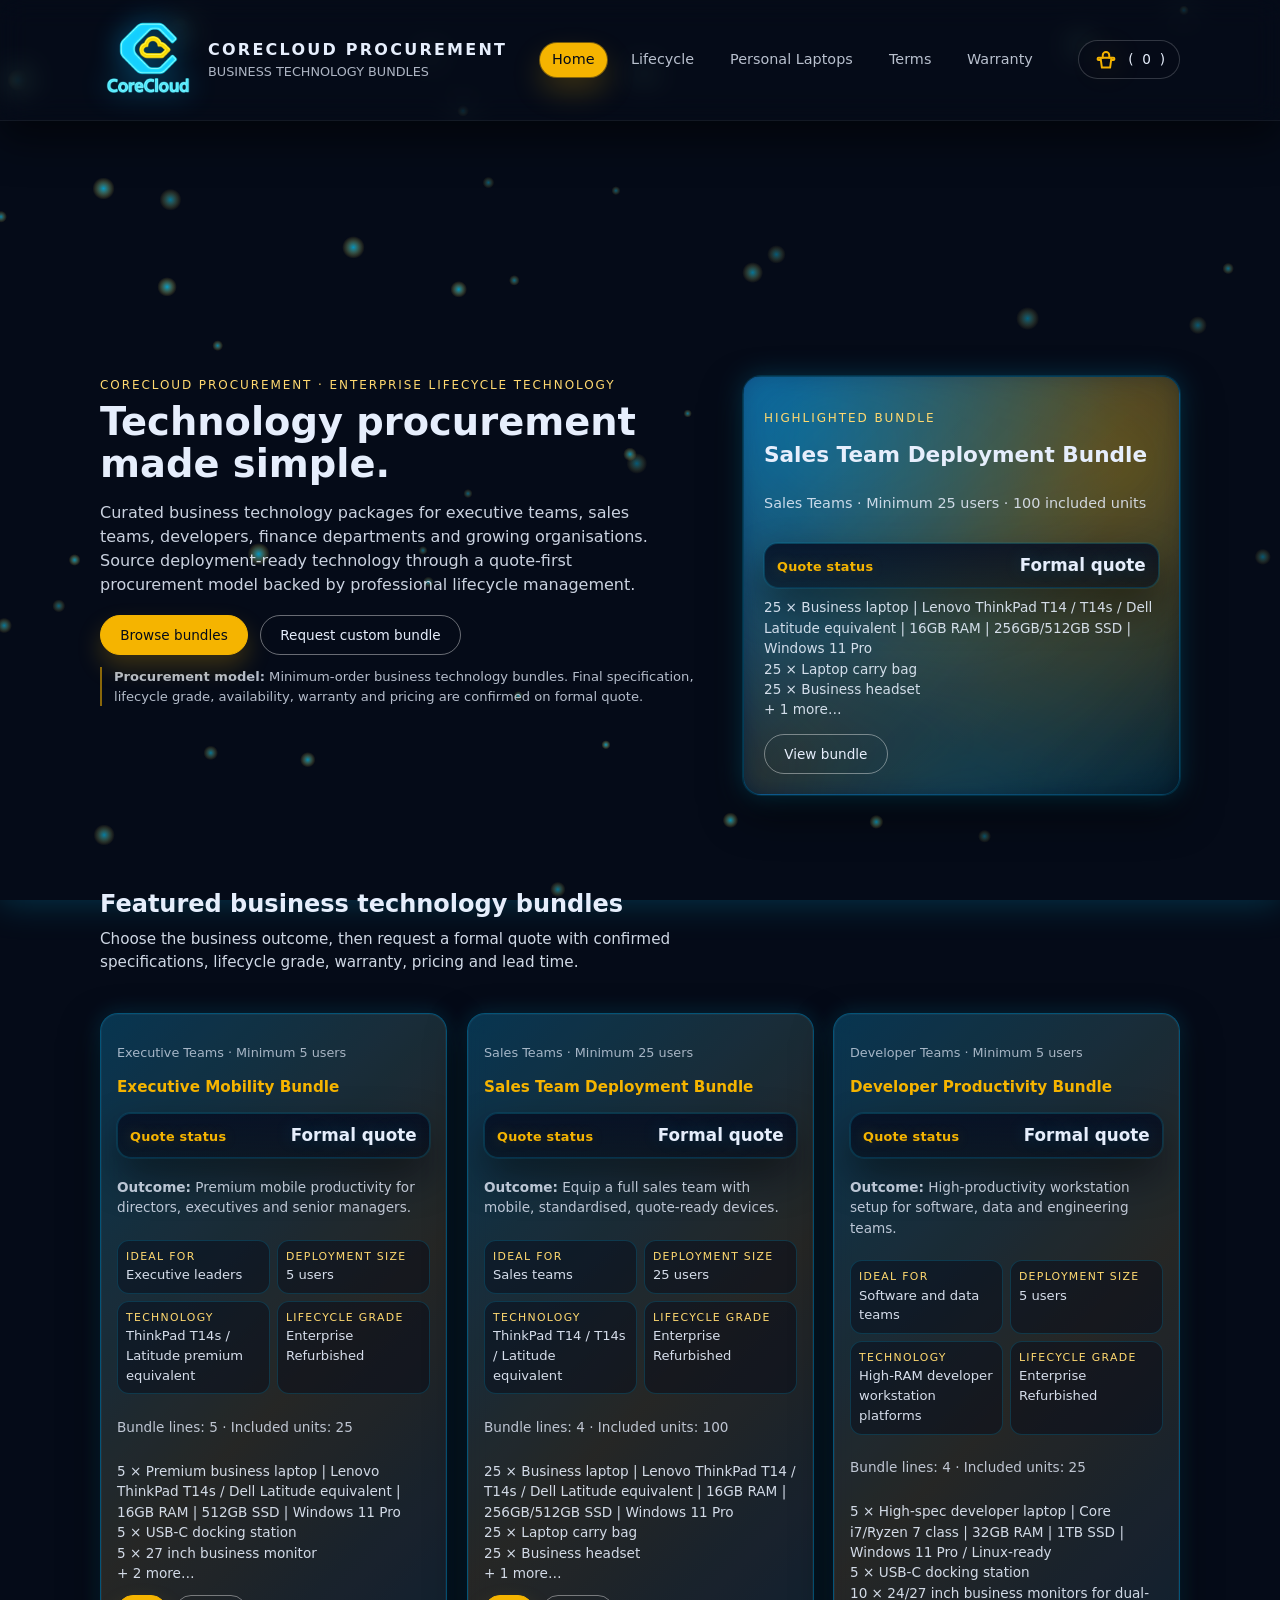
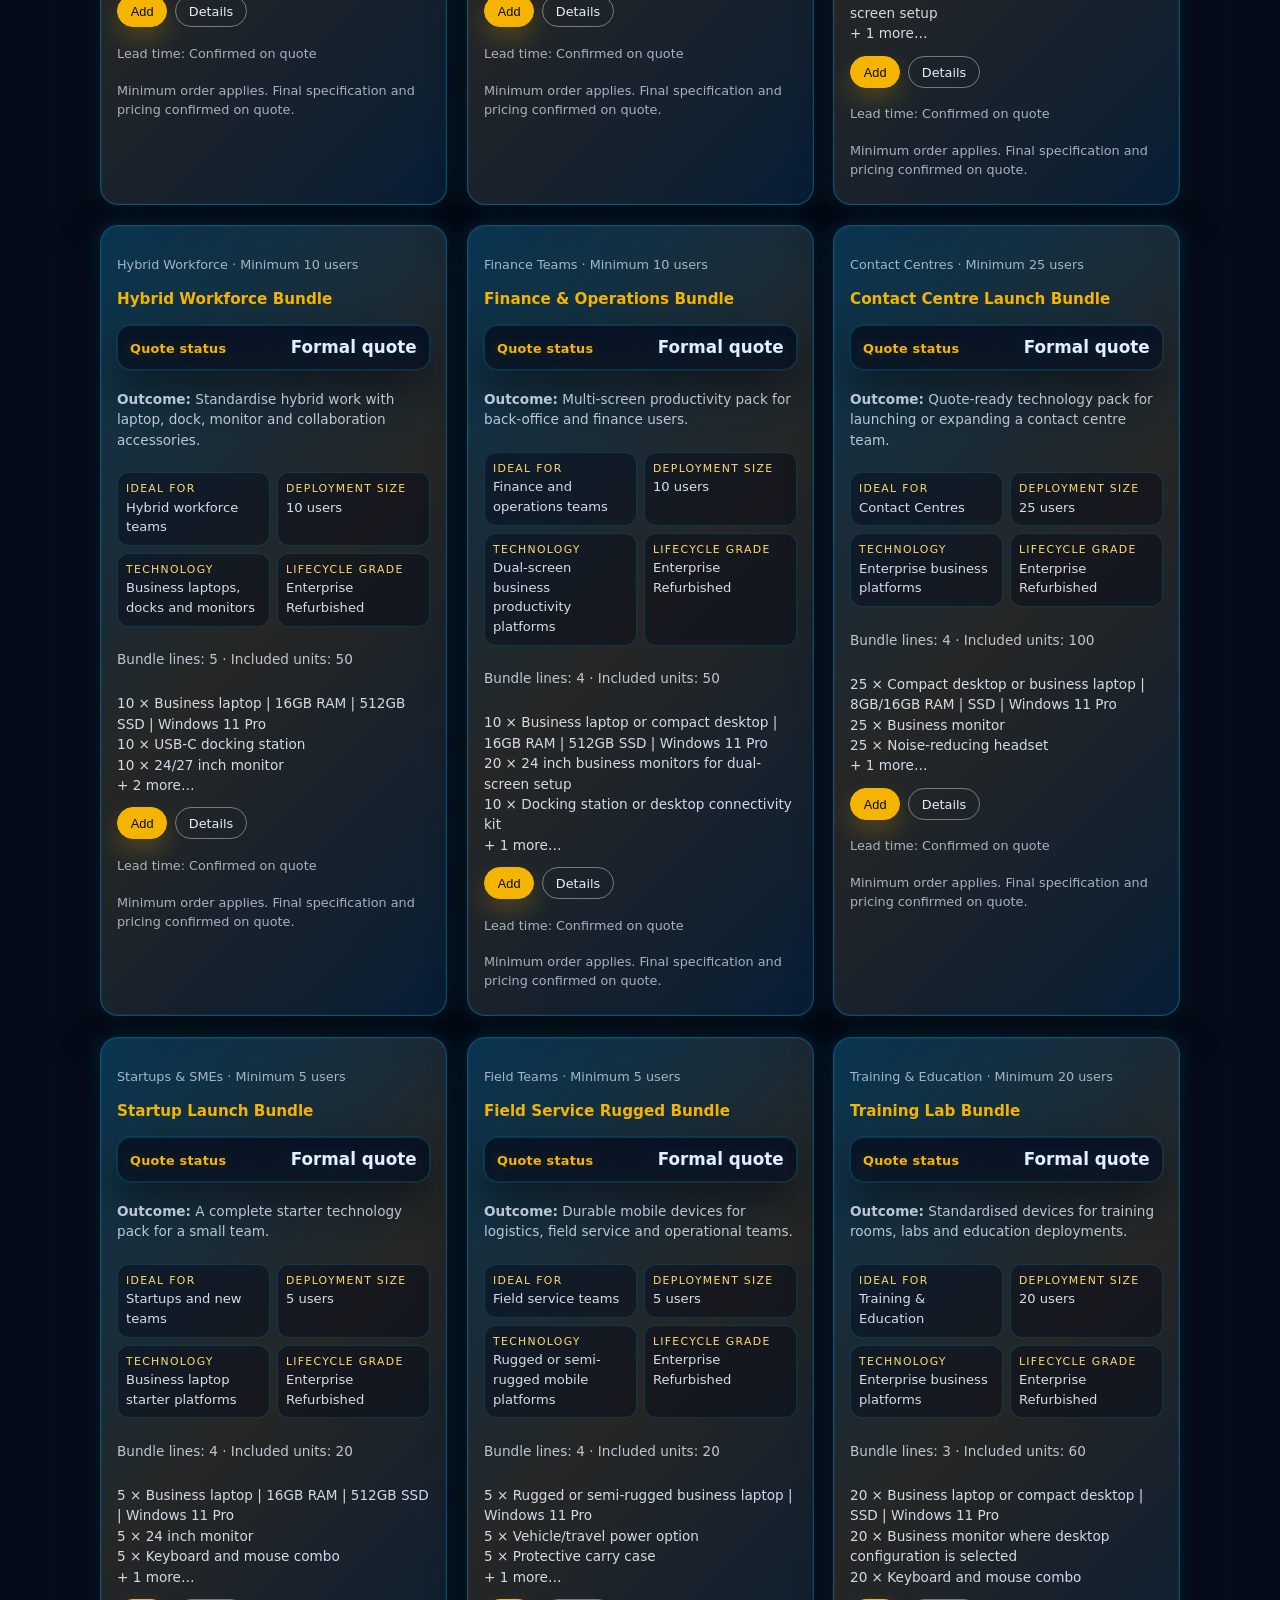
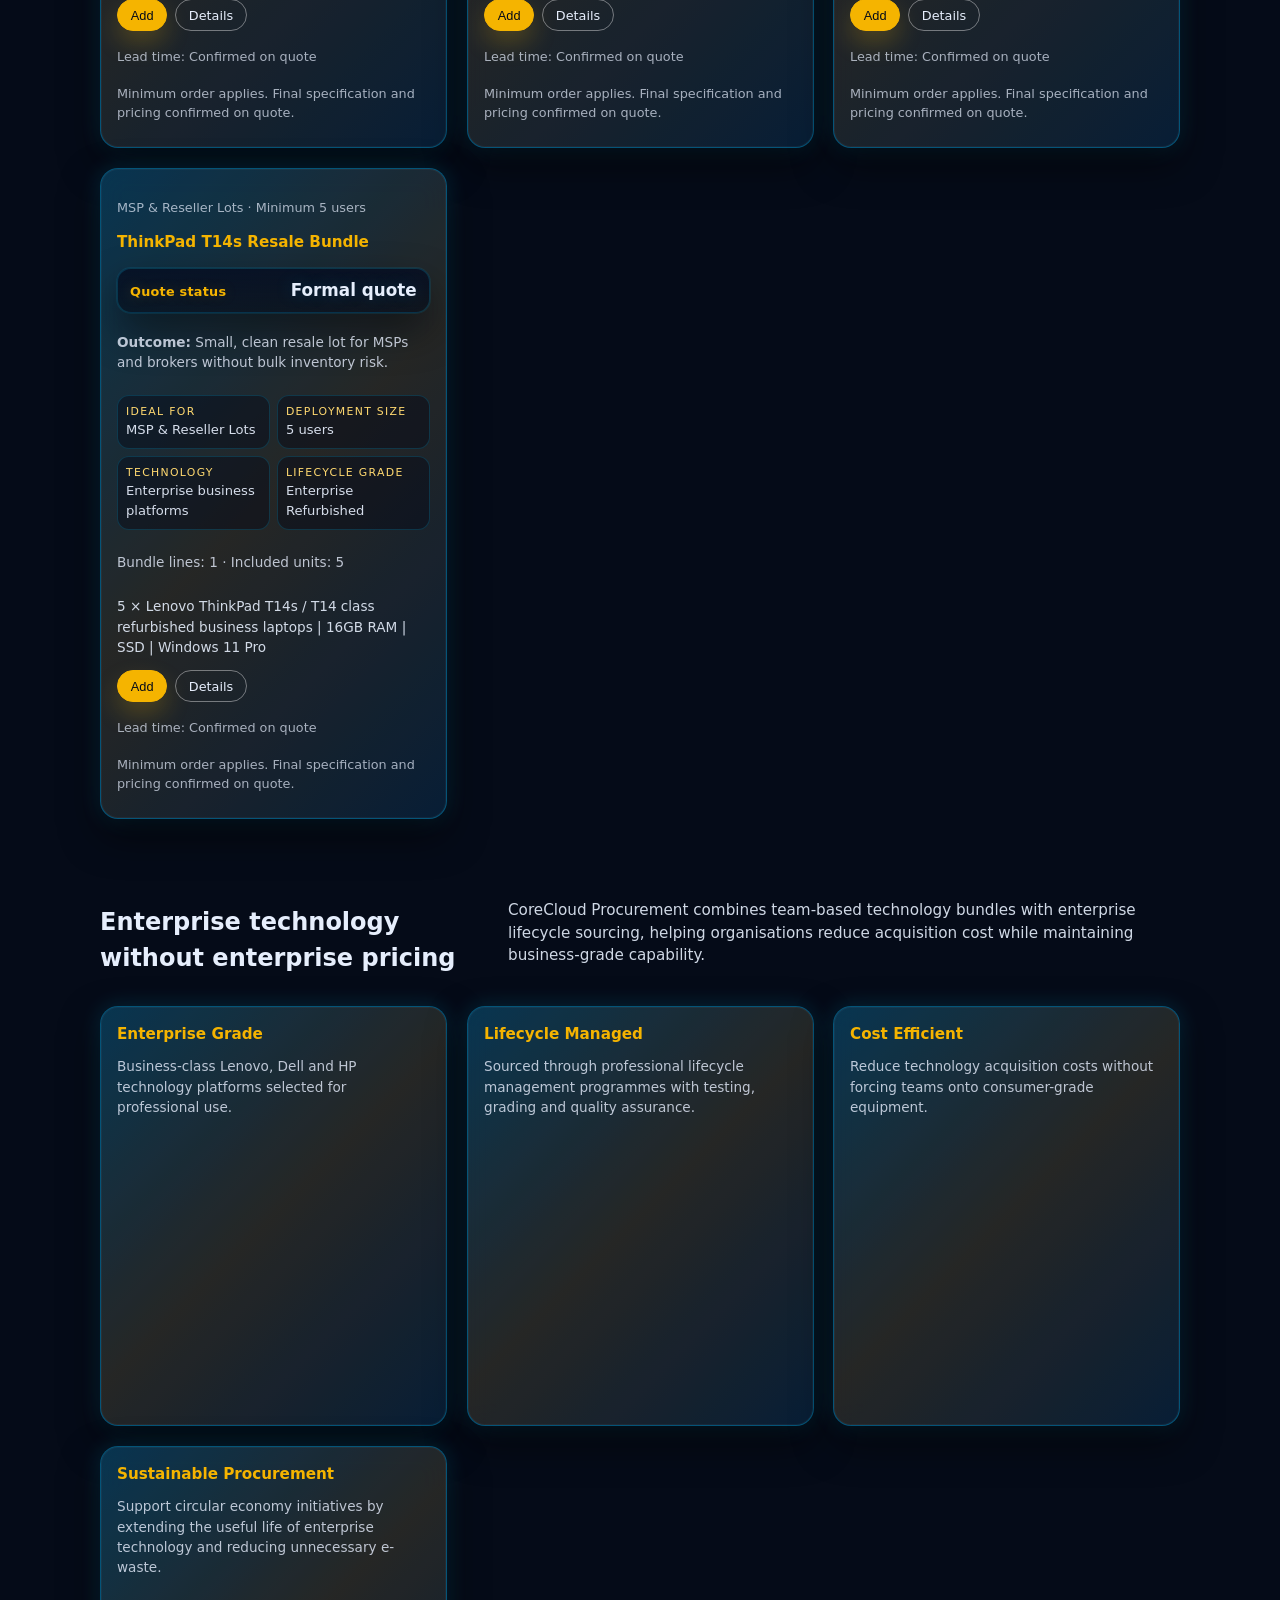
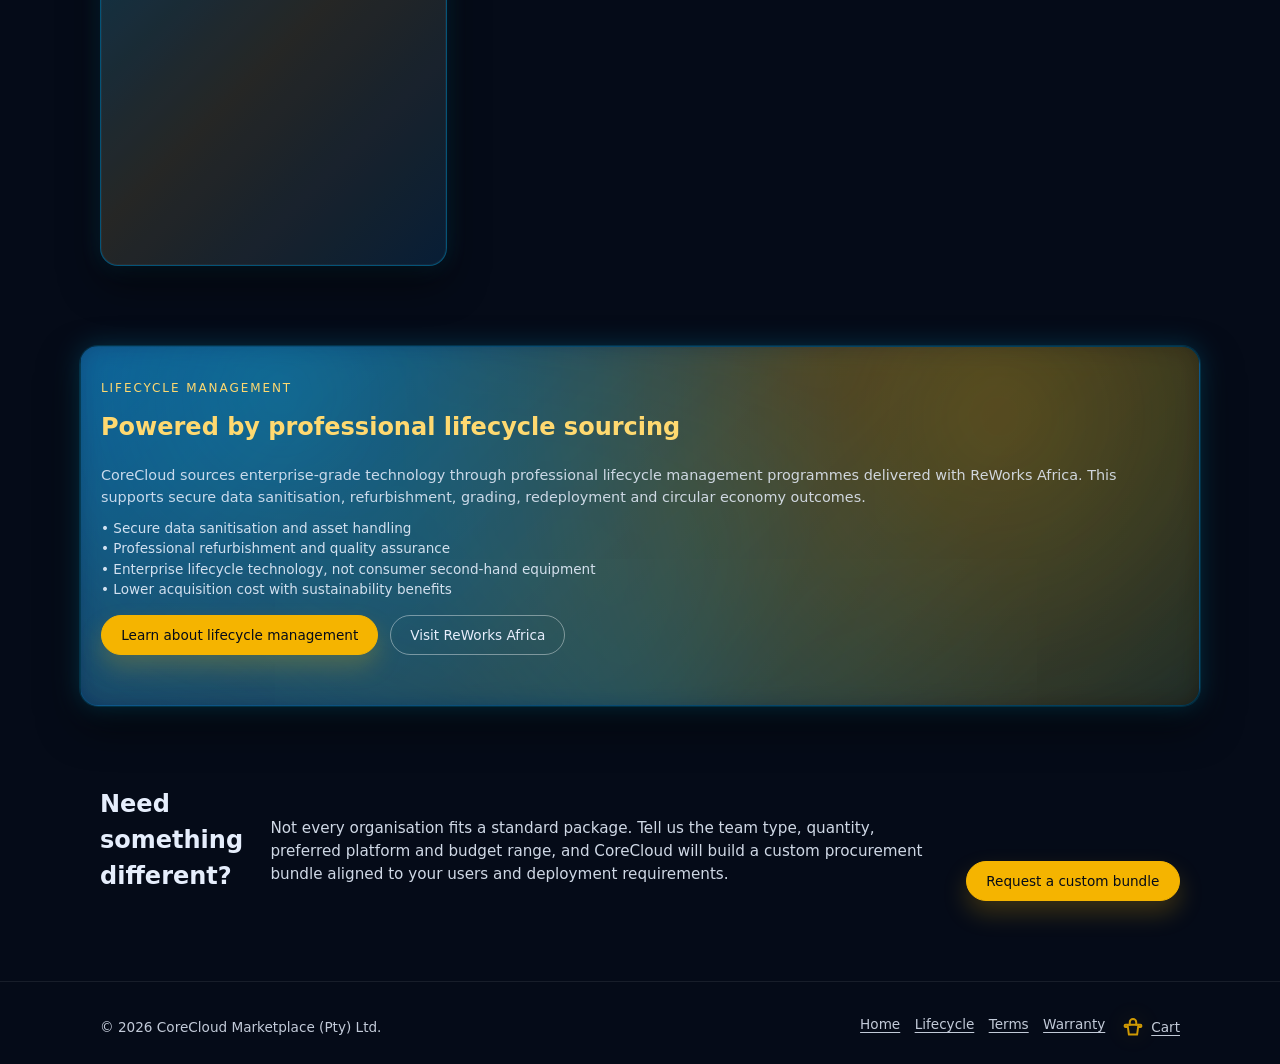
<file: index.html>
<!DOCTYPE html>
<html lang="en">
<head>
  <meta charset="UTF-8" />
  <meta name="viewport" content="width=device-width,initial-scale=1" />

  <title>CoreCloud Procurement — Business Technology Bundles & Lifecycle Technology</title>
  <meta name="description" content="CoreCloud Procurement provides curated business technology bundles, enterprise lifecycle technology and custom procurement for South African teams." />

  <link rel="preload" href="assets/css/marketplace.css" as="style" />
  <link rel="stylesheet" href="assets/css/marketplace.css" />
  <link rel="preload" href="assets/images/corecloud-neon-logo.png" as="image" />
  <link rel="icon" href="assets/images/corecloud-neon-logo.png" />
  <link rel="prefetch" href="assets/data/bundles.by_promotion.json" as="fetch" crossorigin="anonymous" />
  <script defer src="assets/js/auth.js"></script>

  <link rel="canonical" href="https://www.corecloud-marketplace.com/" />
  <meta name="robots" content="index, follow" />
  <meta name="theme-color" content="#050b18" />

  <meta property="og:site_name" content="CoreCloud Procurement" />
  <meta property="og:title" content="CoreCloud Procurement — Business Technology Bundles" />
  <meta property="og:description" content="Business technology bundles, enterprise lifecycle technology and custom procurement for South African teams." />
  <meta property="og:url" content="https://www.corecloud-marketplace.com/" />
  <meta property="og:type" content="website" />
  <meta property="og:image" content="https://www.corecloud-marketplace.com/assets/images/corecloud-neon-logo.png" />

  <meta name="twitter:card" content="summary_large_image" />
  <meta name="twitter:title" content="CoreCloud Procurement — Business Technology Bundles" />
  <meta name="twitter:description" content="Business technology bundles, enterprise lifecycle technology and custom procurement for South African teams." />
  <meta name="twitter:image" content="https://www.corecloud-marketplace.com/assets/images/corecloud-neon-logo.png" />

  <script type="application/ld+json">
  {
    "@context":"https://schema.org",
    "@type":"Organization",
    "name":"CoreCloud Marketplace (Pty) Ltd",
    "url":"https://access-mark.github.io/CoreCloud-Procurement-v2-Lead-Capture",
    "logo":"https://www.corecloud-marketplace.com/assets/images/corecloud-neon-logo.png",
    "sameAs":["https://www.linkedin.com/company/corecloudza/"]
  }
  </script>

  <style>
    html, body{ margin:0; padding:0; min-height:100%; }
    body{
      font-family: system-ui, -apple-system, BlinkMacSystemFont, "Segoe UI", sans-serif;
      background:#050b18;
      color:#e6eefc;
      line-height:1.5;
      position:relative;
      overflow-x:hidden;
    }
    a{ color:inherit; text-decoration:none; }
    .ccm-shell{ width:100%; max-width:1120px; margin:0 auto; padding:0 1.25rem; }
    .ccm-main{ padding-top:135px; }

    .ccm-header{
      position:fixed; top:0; left:0; right:0; z-index:20;
      backdrop-filter:blur(14px);
      background:rgba(5,11,24,0.94);
      border-bottom:1px solid rgba(255,255,255,0.06);
      box-shadow:0 18px 40px rgba(0,0,0,0.55);
    }
    .ccm-header-inner{
      display:flex; align-items:center; justify-content:space-between;
      height:120px; column-gap:1.5rem;
    }
    .ccm-brand{ display:flex; align-items:center; gap:.75rem; }
    .ccm-logo{ height:96px; filter:drop-shadow(0 0 14px rgba(0,180,255,0.45)); }
    .ccm-brand-text{ display:flex; flex-direction:column; }
    .ccm-brand-title{ font-weight:600; font-size:1rem; }
    .ccm-brand-tagline{ font-size:.8rem; color:rgba(230,238,252,0.75); }

    .ccm-nav{ display:flex; align-items:center; gap:.75rem; }
    .ccm-nav-link{
      padding:.4rem .75rem; border-radius:999px; font-size:.9rem; opacity:.8;
      transition:background .16s ease, opacity .16s ease, transform .08s ease, box-shadow .16s ease;
    }
    .ccm-nav-link:hover{ opacity:1; background:rgba(255,255,255,0.06); transform:translateY(-1px); }
    .ccm-nav-link.is-active{ background:#f5b400; color:#050b18; opacity:1; box-shadow:0 0 0 1px rgba(245,180,0,.45), 0 14px 30px rgba(245,180,0,.22); }

    .ccm-actions{ display:flex; align-items:center; gap:.75rem; }

    .ccm-cart-link{
      font-size:.85rem; padding:.35rem .9rem; border-radius:999px;
      border:1px solid rgba(255,255,255,0.18);
      background:rgba(5,11,24,0.8);
      display:inline-flex; align-items:center; gap:.55rem;
    }

    /* Bigger, better basket icon + yellow */
    .ccm-cart-ico{
      width:26px; height:26px; display:inline-block;
      color:#f5b400;
      filter:drop-shadow(0 0 14px rgba(245,180,0,0.28));
    }

    .ccm-burger{
      display:none; background:none; border:1px solid rgba(255,255,255,.4);
      color:#e6eefc; padding:.35rem .7rem; border-radius:999px;
      font-size:.8rem; cursor:pointer;
    }
    .ccm-burger span{ display:block; width:16px; height:1.6px; background:#e6eefc; margin:3px 0; }

    /* TIGHTEN SPACE ABOVE HERO TITLE (tight) */
    .ccm-hero{ padding:1.35rem 0 3.2rem; } /* was 2.6rem */
    .badge{ font-size:.75rem; text-transform:uppercase; letter-spacing:.16em; color:#ffd970; margin:0 0 .45rem; } /* was margin-bottom:.75rem */
    h1{ font-size:2.4rem; line-height:1.1; margin:0 0 .65rem; } /* was 0 0 1rem */
    .subtitle{ font-size:1rem; max-width:36rem; color:rgba(230,238,252,0.88); margin:0; }
    .hero-grid{ display:flex; gap:2rem; align-items:flex-start; }
    .hero-copy{ flex:1.4; }
    .hero-panel{ flex:1; }

    .ccm-btn{
      display:inline-flex; align-items:center; justify-content:center;
      padding:.55rem 1.2rem; border-radius:999px;
      border:1px solid transparent; font-size:.85rem; cursor:pointer;
      transition:background .16s ease, border-color .16s ease, transform .08s ease, box-shadow .16s ease;
      white-space:nowrap;
    }
    .ccm-btn.primary{ background:#f5b400; color:#050b18; border-color:#f5b400; box-shadow:0 12px 24px rgba(245,180,0,.22); }
    .ccm-btn.primary:hover{ transform:translateY(-1px); box-shadow:0 18px 34px rgba(245,180,0,.26); }
    .ccm-btn.ghost{ background:transparent; border-color:rgba(255,255,255,0.4); }
    .ccm-btn.ghost:hover{ background:rgba(255,255,255,0.06); box-shadow:0 0 0 1px rgba(0,198,255,.22), 0 16px 34px rgba(0,198,255,.12); }

    .ccm-section{ padding:2.5rem 0; }
    /* remove excess space between title + description */
    .section-head h2{ font-size:1.5rem; margin-top:0; margin-bottom:.4rem; }
    .section-head p{ font-size:.95rem; max-width:42rem; color:rgba(230,238,252,0.9); margin-top:0; }

    .filter-row{ display:flex; gap:.5rem; align-items:center; flex-wrap:wrap; }

    .pill{
      border:1px solid rgba(0,198,255,.55);
      border-radius:999px;
      padding:.52rem 1.05rem;
      font-size:.84rem;
      font-weight:600;
      letter-spacing:.02em;
      background:rgba(0,198,255,.10);
      color:#eaf3ff;
      cursor:pointer;
      box-shadow:0 10px 24px rgba(0,0,0,.45), 0 0 0 1px rgba(0,0,0,.12) inset;
      transition:transform .10s ease, background .16s ease, box-shadow .16s ease, border-color .16s ease, opacity .16s ease;
      opacity:.95;
    }
    .pill:hover{
      transform:translateY(-1px);
      background:rgba(0,198,255,.16);
      box-shadow:0 14px 34px rgba(0,0,0,.55), 0 0 18px rgba(0,198,255,.18);
    }
    .pill[aria-pressed="true"]{
      background:linear-gradient(135deg, rgba(245,180,0,.95), rgba(255,210,63,.85));
      color:#050b18;
      border-color:rgba(255,210,63,.95);
      box-shadow:0 16px 38px rgba(0,0,0,.55), 0 0 20px rgba(255,210,63,.35);
    }
    .pill .count{ opacity:.85; margin-left:.3rem; }

    .search-input{
      min-width:260px;
      border-radius:999px;
      border:1px solid rgba(0,198,255,.65);
      padding:.48rem .85rem;
      font-size:.85rem;
      background:rgba(5,11,24,0.9);
      color:#e6eefc;
      outline:none;
      box-shadow:0 0 0 1px rgba(0,198,255,.14), 0 14px 30px rgba(0,0,0,.45);
    }
    .search-input:focus{
      box-shadow:0 0 0 1px rgba(0,198,255,.34), 0 0 24px rgba(0,198,255,.12), 0 18px 40px rgba(0,0,0,.55);
    }

    .product-grid{
      display:grid;
      gap:1.25rem;
      grid-template-columns:repeat(auto-fit,minmax(260px,1fr));
      margin-top:1.5rem;
    }
    .product-card{
      border-radius:18px;
      padding:1rem 1rem 1.05rem;
      background:rgba(9,18,40,0.88);
      border:1px solid rgba(0,198,255,0.38);
      box-shadow:
        0 16px 38px rgba(0,0,0,0.55),
        0 0 0 1px rgba(255,255,255,0.04) inset,
        0 0 22px rgba(0,198,255,0.18);
      backdrop-filter:blur(14px);
      position:relative;
      overflow:hidden;
    }
    .product-card:before{
      content:"";
      position:absolute; inset:-1px;
      border-radius:18px;
      pointer-events:none;
      background:linear-gradient(135deg, rgba(0,198,255,0.22), rgba(245,180,0,0.14), rgba(0,198,255,0.08));
      opacity:.9;
      mix-blend-mode:screen;
      filter:blur(.0px);
    }
    .product-card > *{ position:relative; z-index:1; }
    .product-card:hover{
      transform:translateY(-2px);
      border-color:rgba(0,198,255,.28);
      box-shadow:0 0 0 1px rgba(0,198,255,.16), 0 24px 54px rgba(0,0,0,.62);
    }
    .p-sub{ font-size:.85rem; color:rgba(230,238,252,0.8); margin:.25rem 0; }
    .p-meta{ font-size:.8rem; color:rgba(230,238,252,0.7); margin-bottom:.5rem; }
    .p-actions{ display:flex; gap:.5rem; margin-top:.35rem; flex-wrap:wrap; }
    .ccm-btn.small{ padding:.35rem .8rem; font-size:.8rem; }
    .empty{ font-size:.9rem; color:rgba(230,238,252,0.8); padding:1rem 0; }

    .hero-card{
      border-radius:18px; padding:1.25rem;
      background:radial-gradient(circle at top left, rgba(21,52,105,0.96), rgba(5,11,24,0.94));
      border:1px solid rgba(0,198,255,0.25);
      box-shadow:
        0 0 0 1px rgba(0,198,255,.14),
        0 0 26px rgba(0,198,255,.22),
        0 18px 40px rgba(0,0,0,0.6);
      backdrop-filter:blur(16px);
      position:relative;
    }
    .hero-card::after{
      content:"";
      position:absolute; inset:-2px;
      border-radius:20px;
      background:linear-gradient(135deg, rgba(0,198,255,.35), rgba(245,180,0,.25), rgba(0,198,255,.18));
      filter:blur(12px);
      opacity:.55;
      z-index:-1;
      pointer-events:none;
    }
    .hc-tag{ font-size:.75rem; text-transform:uppercase; letter-spacing:.16em; color:#ffd970; margin-bottom:.75rem; }
    /* remove excess space between highlighted promotion title + sub */
    #heroBundleTitle{ margin:0 0 .25rem; }
    .hc-sub{ font-size:.9rem; color:rgba(230,238,252,0.86); margin:0; }
    .hc-specs{ list-style:none; padding:0; margin:.6rem 0 0; font-size:.85rem; color:rgba(230,238,252,0.9); }

    /* Featured promotion titles yellow */
    .product-card h3{ color:#f5b400; }

    .price-row{
      display:flex; align-items:baseline; justify-content:space-between;
      gap:.75rem; flex-wrap:wrap;
      margin:.45rem 0 .55rem;
      padding:.55rem .75rem;
      border-radius:14px;
      background:linear-gradient(180deg, rgba(6,14,34,.86), rgba(5,11,24,.62));
      border:1px solid rgba(0,198,255,.18);
      box-shadow:0 0 0 1px rgba(0,198,255,.10), 0 18px 40px rgba(0,0,0,.45);
    }
    .price-label{ font-size:.8rem; opacity:.82; letter-spacing:.02em; }

    /* Bold yellow label for hero only */
    #heroBundlePriceLabel{
      color:#f5b400;
      font-weight:800;
      opacity:1;
      text-shadow:0 0 14px rgba(245,180,0,0.22);
    }

    /* Bold yellow label for ALL featured bundles */
    .price-label--yellow{
      color:#f5b400;
      font-weight:800;
      opacity:1;
      text-shadow:0 0 14px rgba(245,180,0,0.22);
    }

    .price{
      display:inline-flex; align-items:baseline; gap:.3rem;
      font-weight:700;
      white-space:nowrap; /* keep "R" and value on same line */
      text-shadow:0 0 18px rgba(0,198,255,.22);
    }
    .price .cur{ font-size:.85rem; opacity:.9; }
    .price .amt{ font-size:1.05rem; }

    .terms-note{
      margin-top:.75rem;
      font-size:.82rem;
      color:rgba(230,238,252,0.78);
      border-left:2px solid rgba(245,180,0,.55);
      padding-left:.75rem;
    }

    .bundle-meta-grid{display:grid;grid-template-columns:repeat(2,minmax(0,1fr));gap:.45rem;margin:.75rem 0;}
    .bundle-meta-item{border:1px solid rgba(0,198,255,.18);border-radius:12px;padding:.5rem;background:rgba(5,11,24,.45);}
    .bundle-meta-item .k{font-size:.68rem;text-transform:uppercase;letter-spacing:.12em;color:#ffd970;}
    .bundle-meta-item .v{font-size:.82rem;color:rgba(230,238,252,.92);}
    @media (max-width:640px){.bundle-meta-grid{grid-template-columns:1fr;}}

    .ccm-footer{
      border-top:1px solid rgba(255,255,255,0.08);
      background:#050712;
      padding:2rem 0 1.5rem;
      margin-top:2.5rem;
    }

    #bgParticles{
      position:fixed; inset:0; width:100vw; height:100vh;
      z-index:0; pointer-events:none; filter:drop-shadow(0 0 18px rgba(0,198,255,.25));
    }
    body.has-particles .ccm-header,
    body.has-particles .ccm-main,
    body.has-particles .ccm-footer{ position:relative; z-index:1; background:transparent; }

   /* =======================
       TEAM BUNDLES BANNER (same as HOME)
       ======================= */
    .firesale-banner{
      position:fixed;
      top:120px; left:0; right:0;
      z-index:19;
      border-bottom:1px solid rgba(255,255,255,0.08);
      background:linear-gradient(90deg, rgba(245,180,0,0.16), rgba(0,198,255,0.14), rgba(245,180,0,0.16));
      backdrop-filter:blur(14px);
      box-shadow:0 18px 40px rgba(0,0,0,0.55);
      min-height:75px;
    }
    .firesale-inner{
      width:100%; max-width:1120px; margin:0 auto; padding:1.3rem 1.25rem;
      display:flex; align-items:center; justify-content:space-between; gap:1rem; flex-wrap:wrap;
    }
    .fs-left{ display:flex; align-items:center; gap:.75rem; flex-wrap:wrap; }
    .fs-badge{
      display:inline-flex; align-items:center; gap:.45rem;
      padding:.25rem .7rem;
      border-radius:999px;
      font-size:.72rem;
      font-weight:700;
      text-transform:uppercase;
      letter-spacing:.14em;
      color:#050b18;
      background:linear-gradient(135deg,#f5b400,#ffd970);
      box-shadow:0 10px 22px rgba(245,180,0,0.28), 0 0 18px rgba(245,180,0,0.35);
    }
    .fs-text{ font-size:.85rem; color:rgba(230,238,252,0.92); }
    .fs-text strong{ color:#ffd970; }
    .fs-cta{ display:flex; gap:.5rem; align-items:center; }
    .fs-mini{ font-size:.78rem; padding:.38rem .85rem; }

    /* Highlight underglow */
    .hero-card{
      position:relative;
      overflow:hidden;
    }
    .hero-card::before{
      content:"";
      position:absolute;
      inset:-40px;
      background:radial-gradient(circle at 20% 20%, rgba(0,198,255,0.32), transparent 55%),
                 radial-gradient(circle at 80% 25%, rgba(245,180,0,0.30), transparent 60%),
                 radial-gradient(circle at 50% 100%, rgba(0,198,255,0.18), transparent 55%);
      filter:blur(18px);
      opacity:.9;
      pointer-events:none;
    }
    .hero-card > *{ position:relative; z-index:1; }

    /* Pills pop */
    .pill{
      transition:transform .10s ease, border-color .16s ease, background .16s ease, box-shadow .16s ease, opacity .16s ease;
      opacity:.92;
    }
    .pill:hover{
      transform:translateY(-1px);
      border-color:rgba(0,198,255,.75);
      box-shadow:0 10px 22px rgba(0,0,0,0.35), 0 0 18px rgba(0,198,255,0.22);
      opacity:1;
    }
    .pill[aria-pressed="true"]{
      background:linear-gradient(135deg, rgba(0,198,255,0.22), rgba(245,180,0,0.18));
      border-color:rgba(0,198,255,.75);
      box-shadow:0 12px 26px rgba(0,0,0,0.45), 0 0 20px rgba(0,198,255,0.28);
      transform:translateY(-1px);
      opacity:1;
    }

    /* =======================
       FLOATING BASKET
       ======================= */
    .float-basket{
      position:fixed;
      right:18px;
      bottom:18px;
      z-index:50;
      display:none; /* shown via JS when cart has items */
    }
    .float-basket a{
      display:flex;
      align-items:center;
      gap:.6rem;
      border-radius:999px;
      padding:.62rem .85rem;
      background:rgba(9,18,40,0.92);
      border:1px solid rgba(0,198,255,0.42);
      box-shadow:0 18px 40px rgba(0,0,0,0.55), 0 0 22px rgba(0,198,255,0.14);
      backdrop-filter:blur(14px);
      transition:transform .10s ease, box-shadow .16s ease, border-color .16s ease, background .16s ease, opacity .16s ease;
      opacity:.96;
    }
    .float-basket a:hover{
      transform:translateY(-2px);
      border-color:rgba(0,198,255,0.65);
      box-shadow:0 22px 50px rgba(0,0,0,0.62), 0 0 26px rgba(0,198,255,0.18);
      opacity:1;
    }
    .fb-icon{
      width:42px; height:42px;
      border-radius:999px;
      display:grid; place-items:center;
      background:linear-gradient(135deg, rgba(245,180,0,0.30), rgba(245,180,0,0.12));
      border:1px solid rgba(255,255,255,0.10);
      box-shadow:0 0 18px rgba(245,180,0,0.18);
      color:#f5b400;
    }
    .fb-icon svg{ width:22px; height:22px; }
    .fb-text{ display:flex; flex-direction:column; line-height:1.05; }
    .fb-title{ font-size:.78rem; opacity:.92; }
    .fb-sub{ font-size:.72rem; color:rgba(230,238,252,0.78); }
    .fb-count{
      margin-left:.35rem;
      min-width:30px;
      height:30px;
      padding:0 .6rem;
      border-radius:999px;
      display:inline-flex; align-items:center; justify-content:center;
      background:linear-gradient(135deg,#f5b400,#ffd970);
      color:#050b18;
      font-weight:900;
      font-size:.8rem;
      box-shadow:0 12px 24px rgba(245,180,0,.22);
    }
    @media (max-width:720px){
      .firesale-banner{ top:0; position:sticky; }
      .firesale-inner{ padding:.65rem 1.1rem; }
      .fs-text{ font-size:.82rem; }
      .float-basket{ right:14px; bottom:14px; }
      .float-basket a{ padding:.58rem .78rem; }
      .fb-text{ display:none; } /* compact on mobile */

      .ccm-header-inner{ height:auto; padding:.75rem 0; }
      .ccm-logo{ height:72px; }
      .ccm-burger{ display:inline-flex; }
      .ccm-nav{ display:none; flex-direction:column; align-items:flex-start; margin-top:.75rem; width:100%; }
      .ccm-nav.open{
        display:flex;
        background:radial-gradient(circle at top, rgba(11,22,52,0.98), rgba(5,11,24,0.98));
        padding:.75rem .9rem;
        border-radius:18px;
        border:1px solid rgba(255,255,255,0.08);
        box-shadow:0 18px 40px rgba(0,0,0,0.8);
      }
      .ccm-main{ padding-top:135px; }
    }

    @media (max-width:880px){
      .hero-grid{ flex-direction:column; }
    }
  </style>
</head>

<body class="has-particles">
  <canvas id="bgParticles" aria-hidden="true"></canvas>

  <header class="ccm-header">
    <div class="ccm-shell ccm-header-inner">
      <a href="index.html" class="ccm-brand">
        <img src="assets/images/corecloud-neon-logo.png" alt="CoreCloud Procurement" class="ccm-logo" width="256" height="256" decoding="async" />
        <div class="ccm-brand-text">
          <span class="ccm-brand-title">CoreCloud Procurement</span>
          <span class="ccm-brand-tagline">BUSINESS TECHNOLOGY BUNDLES</span>
        </div>
      </a>

      <nav class="ccm-nav" aria-label="Main navigation">
        <a href="index.html" class="ccm-nav-link is-active" aria-current="page">Home</a>
        <a href="lifecycle.html" class="ccm-nav-link">Lifecycle</a>
        <a href="employee-purchase.html" class="ccm-nav-link">Personal Laptops</a>
        <a href="terms.html" class="ccm-nav-link">Terms</a>
        <a href="warranty.html" class="ccm-nav-link">Warranty</a>
      </nav>

      <div class="ccm-actions">
        <a href="cart.html" class="ccm-cart-link" aria-label="Basket">
          <svg class="ccm-cart-ico" viewBox="0 0 24 24" fill="none" aria-hidden="true">
            <path d="M7 10h10l-1.2 9H8.2L7 10Z" stroke="currentColor" stroke-width="1.8" stroke-linejoin="round"/>
            <path d="M9 10V7.6A3 3 0 0 1 12 4.6a3 3 0 0 1 3 3V10" stroke="currentColor" stroke-width="1.8" stroke-linecap="round"/>
            <path d="M6.4 10H5.2c-.6 0-1 .4-1 1v0c0 .6.4 1 1 1H6.6" stroke="currentColor" stroke-width="1.8" stroke-linecap="round"/>
            <path d="M17.4 10h1.4c.6 0 1 .4 1 1v0c0 .6-.4 1-1 1H17.2" stroke="currentColor" stroke-width="1.8" stroke-linecap="round"/>
          </svg>
          (<span id="ccmCartCount">0</span>)
        </a>

        <button class="ccm-burger" id="menuToggle" aria-label="Toggle navigation" aria-expanded="false">
          <span></span><span></span><span></span>
        </button>
      </div>
    </div>
  </header>

  <aside class="ccm-shell" style="padding-top:20px"><div style="background:#102039;border:1px solid #34516c;border-radius:15px;padding:16px 22px;display:flex;flex-wrap:wrap;align-items:center;justify-content:space-between;gap:12px"><span><strong>Buying a laptop for yourself?</strong> Single-device personal enquiries are now available.</span><a href="employee-purchase.html" style="background:#f5b400;color:#08111d;padding:10px 16px;border-radius:9px;font-weight:700">Personal laptop enquiries</a></div></aside>
  <!-- FLOATING BASKET -->
  <div class="float-basket" id="floatBasket" aria-live="polite">
    <a href="cart.html" aria-label="Open basket">
      <span class="fb-icon" aria-hidden="true">
        <svg viewBox="0 0 24 24" fill="none" xmlns="http://www.w3.org/2000/svg">
          <path d="M7 10h10l-1.2 9H8.2L7 10Z" stroke="currentColor" stroke-width="1.9" stroke-linejoin="round"/>
          <path d="M9 10V7.6A3 3 0 0 1 12 4.6a3 3 0 0 1 3 3V10" stroke="currentColor" stroke-width="1.9" stroke-linecap="round"/>
          <path d="M6.4 10H5.2c-.6 0-1 .4-1 1v0c0 .6.4 1 1 1H6.6" stroke="currentColor" stroke-width="1.9" stroke-linecap="round"/>
          <path d="M17.4 10h1.4c.6 0 1 .4 1 1v0c0 .6-.4 1-1 1H17.2" stroke="currentColor" stroke-width="1.9" stroke-linecap="round"/>
        </svg>
      </span>
      <span class="fb-text">
        <span class="fb-title">Quote cart</span>
        <span class="fb-sub"><span id="fbCountText">0</span> bundles</span>
      </span>
      <span class="fb-count" id="fbCount">0</span>
    </a>
  </div>

  <main class="ccm-main">
    <section class="ccm-hero" id="top">
      <div class="ccm-shell hero-grid">
        <div class="hero-copy">
          <p class="badge">CoreCloud Procurement · Enterprise lifecycle technology</p>
          <h1>Technology procurement made simple.</h1>
          <p class="subtitle">
            Curated business technology packages for executive teams, sales teams, developers, finance departments and growing organisations. Source deployment-ready technology through a quote-first procurement model backed by professional lifecycle management.
          </p>
          <div style="display:flex;flex-wrap:wrap;gap:.75rem;margin:1.1rem 0 .75rem;">
            <a href="#featured" class="ccm-btn primary">Browse bundles</a>
            <a href="cart.html?custom=1" class="ccm-btn ghost">Request custom bundle</a>
          </div>
          <div class="terms-note">
            <strong>Procurement model:</strong> Minimum-order business technology bundles. Final specification, lifecycle grade, availability, warranty and pricing are confirmed on formal quote.
          </div>
        </div>

        <div class="hero-panel">
          <div class="hero-card">
            <p class="hc-tag">Highlighted Bundle</p>
            <h2 id="heroBundleTitle">Sales Team Deployment Bundle</h2>
            <p class="hc-sub" id="heroBundleSub">Sales Teams · Minimum 25 users · 100 included units</p>

            <div class="price-row" aria-label="Highlighted bundle quote status">
              <span class="price-label" id="heroBundlePriceLabel"><strong>Quote status</strong></span>
              <span class="price" id="heroBundlePrice"><span class="cur"></span><span class="amt">Formal quote</span></span>
            </div>

            <ul class="hc-specs" id="heroBundleSpecs">
              <li>25 × Business laptop | Lenovo ThinkPad T14 / T14s / Dell Latitude equivalent | 16GB RAM | 256GB/512GB SSD | Windows 11 Pro</li>
              <li>25 × Laptop carry bag</li>
              <li>25 × Business headset</li>
              <li>+ 1 more…</li>
            </ul>
            <a id="heroBundleLink" href="bundle.html?bundle=Sales%20Team%20Deployment%20Bundle" class="ccm-btn ghost" style="margin-top:.9rem;display:inline-flex;">View bundle</a>
          </div>
        </div>
      </div>
    </section>

    <section class="ccm-section" id="featured">
      <div class="ccm-shell section-head">
        <div>
          <h2>Featured business technology bundles</h2>
          <p>Choose the business outcome, then request a formal quote with confirmed specifications, lifecycle grade, warranty, pricing and lead time.</p>
        </div>

        <!-- removed promotion nav pills + search bar -->
        <div class="filter-row" id="bundleFilters"></div>
      </div>

      <div class="ccm-shell product-grid" id="productGrid" aria-live="polite">
          <article class="product-card">
            <p class="p-meta">Executive Teams · Minimum 5 users</p>
            <h3>Executive Mobility Bundle</h3>
            <div class="price-row" aria-label="Bundle quote status">
              <span class="price-label price-label--yellow"><strong>Quote status</strong></span>
              <span class="price"><span class="cur"></span><span class="amt">Formal quote</span></span>
            </div>
            <p class="p-sub"><strong>Outcome:</strong> Premium mobile productivity for directors, executives and senior managers.</p>
            <div class="bundle-meta-grid">
              <div class="bundle-meta-item"><div class="k">Ideal For</div><div class="v">Executive leaders</div></div>
              <div class="bundle-meta-item"><div class="k">Deployment Size</div><div class="v">5 users</div></div>
              <div class="bundle-meta-item"><div class="k">Technology</div><div class="v">ThinkPad T14s / Latitude premium equivalent</div></div>
              <div class="bundle-meta-item"><div class="k">Lifecycle Grade</div><div class="v">Enterprise Refurbished</div></div>
            </div>
            <p class="p-sub">Bundle lines: 5 · Included units: 25</p>
            <ul class="hc-specs" style="margin-top:.5rem;"><li>5 × Premium business laptop | Lenovo ThinkPad T14s / Dell Latitude equivalent | 16GB RAM | 512GB SSD | Windows 11 Pro</li><li>5 × USB-C docking station</li><li>5 × 27 inch business monitor</li><li>+ 2 more…</li></ul>
            <div class="p-actions">
              <button class="ccm-btn small primary" data-add="Executive%20Mobility%20Bundle">Add</button>
              <a class="ccm-btn small ghost" href="bundle.html?bundle=Executive%20Mobility%20Bundle">Details</a>
            </div>
            <p class="p-meta" style="margin-top:.6rem;">Lead time: Confirmed on quote</p>
            <p class="p-meta" style="margin-top:.2rem;">Minimum order applies. Final specification and pricing confirmed on quote.</p>
          </article>
          <article class="product-card">
            <p class="p-meta">Sales Teams · Minimum 25 users</p>
            <h3>Sales Team Deployment Bundle</h3>
            <div class="price-row" aria-label="Bundle quote status">
              <span class="price-label price-label--yellow"><strong>Quote status</strong></span>
              <span class="price"><span class="cur"></span><span class="amt">Formal quote</span></span>
            </div>
            <p class="p-sub"><strong>Outcome:</strong> Equip a full sales team with mobile, standardised, quote-ready devices.</p>
            <div class="bundle-meta-grid">
              <div class="bundle-meta-item"><div class="k">Ideal For</div><div class="v">Sales teams</div></div>
              <div class="bundle-meta-item"><div class="k">Deployment Size</div><div class="v">25 users</div></div>
              <div class="bundle-meta-item"><div class="k">Technology</div><div class="v">ThinkPad T14 / T14s / Latitude equivalent</div></div>
              <div class="bundle-meta-item"><div class="k">Lifecycle Grade</div><div class="v">Enterprise Refurbished</div></div>
            </div>
            <p class="p-sub">Bundle lines: 4 · Included units: 100</p>
            <ul class="hc-specs" style="margin-top:.5rem;"><li>25 × Business laptop | Lenovo ThinkPad T14 / T14s / Dell Latitude equivalent | 16GB RAM | 256GB/512GB SSD | Windows 11 Pro</li><li>25 × Laptop carry bag</li><li>25 × Business headset</li><li>+ 1 more…</li></ul>
            <div class="p-actions">
              <button class="ccm-btn small primary" data-add="Sales%20Team%20Deployment%20Bundle">Add</button>
              <a class="ccm-btn small ghost" href="bundle.html?bundle=Sales%20Team%20Deployment%20Bundle">Details</a>
            </div>
            <p class="p-meta" style="margin-top:.6rem;">Lead time: Confirmed on quote</p>
            <p class="p-meta" style="margin-top:.2rem;">Minimum order applies. Final specification and pricing confirmed on quote.</p>
          </article>
          <article class="product-card">
            <p class="p-meta">Developer Teams · Minimum 5 users</p>
            <h3>Developer Productivity Bundle</h3>
            <div class="price-row" aria-label="Bundle quote status">
              <span class="price-label price-label--yellow"><strong>Quote status</strong></span>
              <span class="price"><span class="cur"></span><span class="amt">Formal quote</span></span>
            </div>
            <p class="p-sub"><strong>Outcome:</strong> High-productivity workstation setup for software, data and engineering teams.</p>
            <div class="bundle-meta-grid">
              <div class="bundle-meta-item"><div class="k">Ideal For</div><div class="v">Software and data teams</div></div>
              <div class="bundle-meta-item"><div class="k">Deployment Size</div><div class="v">5 users</div></div>
              <div class="bundle-meta-item"><div class="k">Technology</div><div class="v">High-RAM developer workstation platforms</div></div>
              <div class="bundle-meta-item"><div class="k">Lifecycle Grade</div><div class="v">Enterprise Refurbished</div></div>
            </div>
            <p class="p-sub">Bundle lines: 4 · Included units: 25</p>
            <ul class="hc-specs" style="margin-top:.5rem;"><li>5 × High-spec developer laptop | Core i7/Ryzen 7 class | 32GB RAM | 1TB SSD | Windows 11 Pro / Linux-ready</li><li>5 × USB-C docking station</li><li>10 × 24/27 inch business monitors for dual-screen setup</li><li>+ 1 more…</li></ul>
            <div class="p-actions">
              <button class="ccm-btn small primary" data-add="Developer%20Productivity%20Bundle">Add</button>
              <a class="ccm-btn small ghost" href="bundle.html?bundle=Developer%20Productivity%20Bundle">Details</a>
            </div>
            <p class="p-meta" style="margin-top:.6rem;">Lead time: Confirmed on quote</p>
            <p class="p-meta" style="margin-top:.2rem;">Minimum order applies. Final specification and pricing confirmed on quote.</p>
          </article>
          <article class="product-card">
            <p class="p-meta">Hybrid Workforce · Minimum 10 users</p>
            <h3>Hybrid Workforce Bundle</h3>
            <div class="price-row" aria-label="Bundle quote status">
              <span class="price-label price-label--yellow"><strong>Quote status</strong></span>
              <span class="price"><span class="cur"></span><span class="amt">Formal quote</span></span>
            </div>
            <p class="p-sub"><strong>Outcome:</strong> Standardise hybrid work with laptop, dock, monitor and collaboration accessories.</p>
            <div class="bundle-meta-grid">
              <div class="bundle-meta-item"><div class="k">Ideal For</div><div class="v">Hybrid workforce teams</div></div>
              <div class="bundle-meta-item"><div class="k">Deployment Size</div><div class="v">10 users</div></div>
              <div class="bundle-meta-item"><div class="k">Technology</div><div class="v">Business laptops, docks and monitors</div></div>
              <div class="bundle-meta-item"><div class="k">Lifecycle Grade</div><div class="v">Enterprise Refurbished</div></div>
            </div>
            <p class="p-sub">Bundle lines: 5 · Included units: 50</p>
            <ul class="hc-specs" style="margin-top:.5rem;"><li>10 × Business laptop | 16GB RAM | 512GB SSD | Windows 11 Pro</li><li>10 × USB-C docking station</li><li>10 × 24/27 inch monitor</li><li>+ 2 more…</li></ul>
            <div class="p-actions">
              <button class="ccm-btn small primary" data-add="Hybrid%20Workforce%20Bundle">Add</button>
              <a class="ccm-btn small ghost" href="bundle.html?bundle=Hybrid%20Workforce%20Bundle">Details</a>
            </div>
            <p class="p-meta" style="margin-top:.6rem;">Lead time: Confirmed on quote</p>
            <p class="p-meta" style="margin-top:.2rem;">Minimum order applies. Final specification and pricing confirmed on quote.</p>
          </article>
          <article class="product-card">
            <p class="p-meta">Finance Teams · Minimum 10 users</p>
            <h3>Finance &amp; Operations Bundle</h3>
            <div class="price-row" aria-label="Bundle quote status">
              <span class="price-label price-label--yellow"><strong>Quote status</strong></span>
              <span class="price"><span class="cur"></span><span class="amt">Formal quote</span></span>
            </div>
            <p class="p-sub"><strong>Outcome:</strong> Multi-screen productivity pack for back-office and finance users.</p>
            <div class="bundle-meta-grid">
              <div class="bundle-meta-item"><div class="k">Ideal For</div><div class="v">Finance and operations teams</div></div>
              <div class="bundle-meta-item"><div class="k">Deployment Size</div><div class="v">10 users</div></div>
              <div class="bundle-meta-item"><div class="k">Technology</div><div class="v">Dual-screen business productivity platforms</div></div>
              <div class="bundle-meta-item"><div class="k">Lifecycle Grade</div><div class="v">Enterprise Refurbished</div></div>
            </div>
            <p class="p-sub">Bundle lines: 4 · Included units: 50</p>
            <ul class="hc-specs" style="margin-top:.5rem;"><li>10 × Business laptop or compact desktop | 16GB RAM | 512GB SSD | Windows 11 Pro</li><li>20 × 24 inch business monitors for dual-screen setup</li><li>10 × Docking station or desktop connectivity kit</li><li>+ 1 more…</li></ul>
            <div class="p-actions">
              <button class="ccm-btn small primary" data-add="Finance%20%26%20Operations%20Bundle">Add</button>
              <a class="ccm-btn small ghost" href="bundle.html?bundle=Finance%20%26%20Operations%20Bundle">Details</a>
            </div>
            <p class="p-meta" style="margin-top:.6rem;">Lead time: Confirmed on quote</p>
            <p class="p-meta" style="margin-top:.2rem;">Minimum order applies. Final specification and pricing confirmed on quote.</p>
          </article>
          <article class="product-card">
            <p class="p-meta">Contact Centres · Minimum 25 users</p>
            <h3>Contact Centre Launch Bundle</h3>
            <div class="price-row" aria-label="Bundle quote status">
              <span class="price-label price-label--yellow"><strong>Quote status</strong></span>
              <span class="price"><span class="cur"></span><span class="amt">Formal quote</span></span>
            </div>
            <p class="p-sub"><strong>Outcome:</strong> Quote-ready technology pack for launching or expanding a contact centre team.</p>
            <div class="bundle-meta-grid">
              <div class="bundle-meta-item"><div class="k">Ideal For</div><div class="v">Contact Centres</div></div>
              <div class="bundle-meta-item"><div class="k">Deployment Size</div><div class="v">25 users</div></div>
              <div class="bundle-meta-item"><div class="k">Technology</div><div class="v">Enterprise business platforms</div></div>
              <div class="bundle-meta-item"><div class="k">Lifecycle Grade</div><div class="v">Enterprise Refurbished</div></div>
            </div>
            <p class="p-sub">Bundle lines: 4 · Included units: 100</p>
            <ul class="hc-specs" style="margin-top:.5rem;"><li>25 × Compact desktop or business laptop | 8GB/16GB RAM | SSD | Windows 11 Pro</li><li>25 × Business monitor</li><li>25 × Noise-reducing headset</li><li>+ 1 more…</li></ul>
            <div class="p-actions">
              <button class="ccm-btn small primary" data-add="Contact%20Centre%20Launch%20Bundle">Add</button>
              <a class="ccm-btn small ghost" href="bundle.html?bundle=Contact%20Centre%20Launch%20Bundle">Details</a>
            </div>
            <p class="p-meta" style="margin-top:.6rem;">Lead time: Confirmed on quote</p>
            <p class="p-meta" style="margin-top:.2rem;">Minimum order applies. Final specification and pricing confirmed on quote.</p>
          </article>
          <article class="product-card">
            <p class="p-meta">Startups &amp; SMEs · Minimum 5 users</p>
            <h3>Startup Launch Bundle</h3>
            <div class="price-row" aria-label="Bundle quote status">
              <span class="price-label price-label--yellow"><strong>Quote status</strong></span>
              <span class="price"><span class="cur"></span><span class="amt">Formal quote</span></span>
            </div>
            <p class="p-sub"><strong>Outcome:</strong> A complete starter technology pack for a small team.</p>
            <div class="bundle-meta-grid">
              <div class="bundle-meta-item"><div class="k">Ideal For</div><div class="v">Startups and new teams</div></div>
              <div class="bundle-meta-item"><div class="k">Deployment Size</div><div class="v">5 users</div></div>
              <div class="bundle-meta-item"><div class="k">Technology</div><div class="v">Business laptop starter platforms</div></div>
              <div class="bundle-meta-item"><div class="k">Lifecycle Grade</div><div class="v">Enterprise Refurbished</div></div>
            </div>
            <p class="p-sub">Bundle lines: 4 · Included units: 20</p>
            <ul class="hc-specs" style="margin-top:.5rem;"><li>5 × Business laptop | 16GB RAM | 512GB SSD | Windows 11 Pro</li><li>5 × 24 inch monitor</li><li>5 × Keyboard and mouse combo</li><li>+ 1 more…</li></ul>
            <div class="p-actions">
              <button class="ccm-btn small primary" data-add="Startup%20Launch%20Bundle">Add</button>
              <a class="ccm-btn small ghost" href="bundle.html?bundle=Startup%20Launch%20Bundle">Details</a>
            </div>
            <p class="p-meta" style="margin-top:.6rem;">Lead time: Confirmed on quote</p>
            <p class="p-meta" style="margin-top:.2rem;">Minimum order applies. Final specification and pricing confirmed on quote.</p>
          </article>
          <article class="product-card">
            <p class="p-meta">Field Teams · Minimum 5 users</p>
            <h3>Field Service Rugged Bundle</h3>
            <div class="price-row" aria-label="Bundle quote status">
              <span class="price-label price-label--yellow"><strong>Quote status</strong></span>
              <span class="price"><span class="cur"></span><span class="amt">Formal quote</span></span>
            </div>
            <p class="p-sub"><strong>Outcome:</strong> Durable mobile devices for logistics, field service and operational teams.</p>
            <div class="bundle-meta-grid">
              <div class="bundle-meta-item"><div class="k">Ideal For</div><div class="v">Field service teams</div></div>
              <div class="bundle-meta-item"><div class="k">Deployment Size</div><div class="v">5 users</div></div>
              <div class="bundle-meta-item"><div class="k">Technology</div><div class="v">Rugged or semi-rugged mobile platforms</div></div>
              <div class="bundle-meta-item"><div class="k">Lifecycle Grade</div><div class="v">Enterprise Refurbished</div></div>
            </div>
            <p class="p-sub">Bundle lines: 4 · Included units: 20</p>
            <ul class="hc-specs" style="margin-top:.5rem;"><li>5 × Rugged or semi-rugged business laptop | Windows 11 Pro</li><li>5 × Vehicle/travel power option</li><li>5 × Protective carry case</li><li>+ 1 more…</li></ul>
            <div class="p-actions">
              <button class="ccm-btn small primary" data-add="Field%20Service%20Rugged%20Bundle">Add</button>
              <a class="ccm-btn small ghost" href="bundle.html?bundle=Field%20Service%20Rugged%20Bundle">Details</a>
            </div>
            <p class="p-meta" style="margin-top:.6rem;">Lead time: Confirmed on quote</p>
            <p class="p-meta" style="margin-top:.2rem;">Minimum order applies. Final specification and pricing confirmed on quote.</p>
          </article>
          <article class="product-card">
            <p class="p-meta">Training &amp; Education · Minimum 20 users</p>
            <h3>Training Lab Bundle</h3>
            <div class="price-row" aria-label="Bundle quote status">
              <span class="price-label price-label--yellow"><strong>Quote status</strong></span>
              <span class="price"><span class="cur"></span><span class="amt">Formal quote</span></span>
            </div>
            <p class="p-sub"><strong>Outcome:</strong> Standardised devices for training rooms, labs and education deployments.</p>
            <div class="bundle-meta-grid">
              <div class="bundle-meta-item"><div class="k">Ideal For</div><div class="v">Training &amp; Education</div></div>
              <div class="bundle-meta-item"><div class="k">Deployment Size</div><div class="v">20 users</div></div>
              <div class="bundle-meta-item"><div class="k">Technology</div><div class="v">Enterprise business platforms</div></div>
              <div class="bundle-meta-item"><div class="k">Lifecycle Grade</div><div class="v">Enterprise Refurbished</div></div>
            </div>
            <p class="p-sub">Bundle lines: 3 · Included units: 60</p>
            <ul class="hc-specs" style="margin-top:.5rem;"><li>20 × Business laptop or compact desktop | SSD | Windows 11 Pro</li><li>20 × Business monitor where desktop configuration is selected</li><li>20 × Keyboard and mouse combo</li></ul>
            <div class="p-actions">
              <button class="ccm-btn small primary" data-add="Training%20Lab%20Bundle">Add</button>
              <a class="ccm-btn small ghost" href="bundle.html?bundle=Training%20Lab%20Bundle">Details</a>
            </div>
            <p class="p-meta" style="margin-top:.6rem;">Lead time: Confirmed on quote</p>
            <p class="p-meta" style="margin-top:.2rem;">Minimum order applies. Final specification and pricing confirmed on quote.</p>
          </article>
          <article class="product-card">
            <p class="p-meta">MSP &amp; Reseller Lots · Minimum 5 users</p>
            <h3>ThinkPad T14s Resale Bundle</h3>
            <div class="price-row" aria-label="Bundle quote status">
              <span class="price-label price-label--yellow"><strong>Quote status</strong></span>
              <span class="price"><span class="cur"></span><span class="amt">Formal quote</span></span>
            </div>
            <p class="p-sub"><strong>Outcome:</strong> Small, clean resale lot for MSPs and brokers without bulk inventory risk.</p>
            <div class="bundle-meta-grid">
              <div class="bundle-meta-item"><div class="k">Ideal For</div><div class="v">MSP &amp; Reseller Lots</div></div>
              <div class="bundle-meta-item"><div class="k">Deployment Size</div><div class="v">5 users</div></div>
              <div class="bundle-meta-item"><div class="k">Technology</div><div class="v">Enterprise business platforms</div></div>
              <div class="bundle-meta-item"><div class="k">Lifecycle Grade</div><div class="v">Enterprise Refurbished</div></div>
            </div>
            <p class="p-sub">Bundle lines: 1 · Included units: 5</p>
            <ul class="hc-specs" style="margin-top:.5rem;"><li>5 × Lenovo ThinkPad T14s / T14 class refurbished business laptops | 16GB RAM | SSD | Windows 11 Pro</li></ul>
            <div class="p-actions">
              <button class="ccm-btn small primary" data-add="ThinkPad%20T14s%20Resale%20Bundle">Add</button>
              <a class="ccm-btn small ghost" href="bundle.html?bundle=ThinkPad%20T14s%20Resale%20Bundle">Details</a>
            </div>
            <p class="p-meta" style="margin-top:.6rem;">Lead time: Confirmed on quote</p>
            <p class="p-meta" style="margin-top:.2rem;">Minimum order applies. Final specification and pricing confirmed on quote.</p>
          </article>
      </div>
    </section>

    <section class="ccm-section" id="why-procurement">
      <div class="ccm-shell section-head">
        <h2>Enterprise technology without enterprise pricing</h2>
        <p>CoreCloud Procurement combines team-based technology bundles with enterprise lifecycle sourcing, helping organisations reduce acquisition cost while maintaining business-grade capability.</p>
      </div>
      <div class="ccm-shell product-grid">
        <article class="product-card"><h3>Enterprise Grade</h3><p class="p-sub">Business-class Lenovo, Dell and HP technology platforms selected for professional use.</p></article>
        <article class="product-card"><h3>Lifecycle Managed</h3><p class="p-sub">Sourced through professional lifecycle management programmes with testing, grading and quality assurance.</p></article>
        <article class="product-card"><h3>Cost Efficient</h3><p class="p-sub">Reduce technology acquisition costs without forcing teams onto consumer-grade equipment.</p></article>
        <article class="product-card"><h3>Sustainable Procurement</h3><p class="p-sub">Support circular economy initiatives by extending the useful life of enterprise technology and reducing unnecessary e-waste.</p></article>
      </div>
    </section>

    <section class="ccm-section" id="lifecycle">
      <div class="ccm-shell hero-card">
        <p class="hc-tag">Lifecycle Management</p>
        <h2 style="margin-top:0;color:#ffd970;">Powered by professional lifecycle sourcing</h2>
        <p class="hc-sub">CoreCloud sources enterprise-grade technology through professional lifecycle management programmes delivered with ReWorks Africa. This supports secure data sanitisation, refurbishment, grading, redeployment and circular economy outcomes.</p>
        <ul class="hc-specs">
          <li>• Secure data sanitisation and asset handling</li>
          <li>• Professional refurbishment and quality assurance</li>
          <li>• Enterprise lifecycle technology, not consumer second-hand equipment</li>
          <li>• Lower acquisition cost with sustainability benefits</li>
        </ul>
        <div style="display:flex;gap:.75rem;flex-wrap:wrap;margin-top:1rem;">
          <a href="lifecycle.html" class="ccm-btn primary">Learn about lifecycle management</a>
          <a href="https://reworksafrica.co.za" class="ccm-btn ghost" target="_blank" rel="noopener">Visit ReWorks Africa</a>
        </div>
      </div>
    </section>

    <section class="ccm-section" id="custom-procurement">
      <div class="ccm-shell section-head">
        <h2>Need something different?</h2>
        <p>Not every organisation fits a standard package. Tell us the team type, quantity, preferred platform and budget range, and CoreCloud will build a custom procurement bundle aligned to your users and deployment requirements.</p>
        <a href="cart.html?custom=1" class="ccm-btn primary">Request a custom bundle</a>
      </div>
    </section>
  </main>

  <!-- FOOTER -->
  <footer class="ccm-footer">
    <div class="ccm-shell" style="font-size:.85rem;opacity:.85;display:flex;flex-wrap:wrap;gap:1rem;align-items:center;justify-content:space-between;">
      <div>© <span id="year"></span> CoreCloud Marketplace (Pty) Ltd.</div>
      <div style="display:flex;gap:.9rem;flex-wrap:wrap;">
        <a href="index.html" style="text-decoration:underline;text-underline-offset:3px;">Home</a>
        <a href="lifecycle.html" style="text-decoration:underline;text-underline-offset:3px;">Lifecycle</a>
        <a href="terms.html" style="text-decoration:underline;text-underline-offset:3px;">Terms</a>
        <a href="warranty.html" style="text-decoration:underline;text-underline-offset:3px;">Warranty</a>
        <a href="cart.html" style="text-decoration:underline;text-underline-offset:3px;display:inline-flex;align-items:center;gap:.35rem;">
          <svg class="ccm-cart-ico" viewBox="0 0 24 24" fill="none" aria-hidden="true">
            <path d="M7 10h10l-1.2 9H8.2L7 10Z" stroke="currentColor" stroke-width="1.8" stroke-linejoin="round"/>
            <path d="M9 10V7.6A3 3 0 0 1 12 4.6a3 3 0 0 1 3 3V10" stroke="currentColor" stroke-width="1.8" stroke-linecap="round"/>
            <path d="M6.4 10H5.2c-.6 0-1 .4-1 1v0c0 .6.4 1 1 1H6.6" stroke="currentColor" stroke-width="1.8" stroke-linecap="round"/>
            <path d="M17.4 10h1.4c.6 0 1 .4 1 1v0c0 .6-.4 1-1 1H17.2" stroke="currentColor" stroke-width="1.8" stroke-linecap="round"/>
          </svg>
          Cart
        </a>
      </div>
    </div>
  </footer>

  <script>
    // Year
    document.getElementById('year').textContent = new Date().getFullYear();

    // Mobile nav toggle
    (function(){
      const toggle = document.getElementById('menuToggle');
      const nav = document.querySelector('.ccm-nav');
      if(!toggle || !nav) return;
      toggle.addEventListener('click', () => {
        const open = nav.classList.toggle('open');
        toggle.setAttribute('aria-expanded', String(open));
      });
    })();

    // Cart helpers
    function getCart(){
      try{ return JSON.parse(localStorage.getItem('ccm-cart') || '[]'); }
      catch(e){ return []; }
    }
    function setCart(c){ localStorage.setItem('ccm-cart', JSON.stringify(c)); }

    function syncCartBadges(){
      const c = getCart();
      const count = c.length;

      // Header count
      const headSpan = document.getElementById('ccmCartCount');
      if(headSpan) headSpan.textContent = String(count);

      // Floating basket
      const fb = document.getElementById('floatBasket');
      const fbCount = document.getElementById('fbCount');
      const fbCountText = document.getElementById('fbCountText');

      if(fbCount) fbCount.textContent = String(count);
      if(fbCountText) fbCountText.textContent = String(count);

      // show/hide
      if(fb){
        fb.style.display = count > 0 ? 'block' : 'none';
      }
    }
    syncCartBadges();

    // Pricing helpers
    function formatZAR(n){
      const v = Number(n);
      if(!isFinite(v)) return '—';
      return v.toLocaleString('en-ZA', { minimumFractionDigits: 2, maximumFractionDigits: 2 });
    }

    // Bundles
    let ALL_BUNDLES = [];
    let ACTIVE_PROMO = 'all';
    let SEARCH_Q = '';

    function normalize(s){ return String(s || '').trim().toLowerCase(); }
    function safe(s){ return String(s || '').trim(); }

    function bundleHay(b){
      const items = Array.isArray(b.items) ? b.items : [];
      const itemText = items.map(i => `${i.name||''} ${i.sku||''} ${i.category||''}`).join(' ');
      return normalize([b.bundle, `promotion ${b.promotion_id||''}`, itemText].filter(Boolean).join(' '));
    }

    function filterNow(){
      const q = normalize(SEARCH_Q);
      return ALL_BUNDLES.filter(b=>{
        const promoOk = (ACTIVE_PROMO === 'all') || (String(b.promotion_id) === String(ACTIVE_PROMO));
        if(!promoOk) return false;
        if(!q) return true;
        return bundleHay(b).includes(q);
      });
    }

    function buildFilters(){
      const row = document.getElementById('bundleFilters');
      if(!row) return;
      // removed promotion nav pills + search bar (keep container for layout)
      row.innerHTML = '';
    }

    function renderHero(){
      const t = document.getElementById('heroBundleTitle');
      const s = document.getElementById('heroBundleSub');
      const u = document.getElementById('heroBundleSpecs');
      const l = document.getElementById('heroBundleLink');
      const p = document.getElementById('heroBundlePrice');

      if(!ALL_BUNDLES.length){
        t.textContent = 'No bundles loaded';
        s.textContent = 'Upload bundles.by_promotion.json to continue.';
        if(p) p.querySelector('.amt').textContent = '—';
        return;
      }

      // Highlight Promotion 10 (fallback to first item if missing)
      const wanted = ALL_BUNDLES.find(x => String(x && x.promotion_id) === 'SALES-25');
      const b = wanted || ALL_BUNDLES[0];

      const items = Array.isArray(b.items) ? b.items : [];
      const units = items.reduce((acc,i)=>acc + (Number(i.qty)||0), 0);

      t.textContent = safe(b.bundle) || `Bundle ${safe(b.promotion_id)}`;
      s.textContent = `${safe(b.category) || 'Team Bundle'} · Minimum ${Number(b.minimum_units||units)||units} users · ${units} included units`;

      if(p){
        p.querySelector('.cur').textContent = ''; p.querySelector('.amt').textContent = 'Formal quote';
      }

      const top = items.slice(0,3).map(i => `<li>${Number(i.qty)||0} × ${safe(i.name)||'Item'}</li>`).join('');
      const more = items.length>3 ? `<li>+ ${items.length-3} more…</li>` : '';
      u.innerHTML = top + more;

      l.href = `bundle.html?bundle=${encodeURIComponent(safe(b.bundle || ''))}`;
    }

    function renderBundles(list){
      const grid = document.getElementById('productGrid');
      if(!list.length){
        grid.innerHTML = '<p class="empty">No bundles match your filter.</p>';
        return;
      }

      grid.innerHTML = list.map(b=>{
        const items = Array.isArray(b.items) ? b.items : [];
        const totalUnits = items.reduce((acc,i)=>acc + (Number(i.qty)||0), 0);
        const top = items.slice(0,3).map(i => `<li>${Number(i.qty)||0} × ${safe(i.name)||'Item'}</li>`).join('');
        const more = items.length>3 ? `<li>+ ${items.length-3} more…</li>` : '';

        const priceHtml = `
          <div class="price-row" aria-label="Bundle quote status">
            <span class="price-label price-label--yellow"><strong>Quote status</strong></span>
            <span class="price"><span class="cur"></span><span class="amt">Formal quote</span></span>
          </div>
        `;

        return `
          <article class="product-card">
            <p class="p-meta">${safe(b.category) || 'Team Bundle'} · Minimum ${Number(b.minimum_units||totalUnits)||totalUnits} users</p>
            <h3>${safe(b.bundle)||`Bundle ${safe(b.promotion_id)}`}</h3>
            ${priceHtml}
            <p class="p-sub"><strong>Outcome:</strong> ${safe(b.outcome) || 'Curated team technology bundle.'}</p>
            <div class="bundle-meta-grid">
              <div class="bundle-meta-item"><div class="k">Ideal For</div><div class="v">${safe(b.ideal_for) || safe(b.category) || 'Business teams'}</div></div>
              <div class="bundle-meta-item"><div class="k">Deployment Size</div><div class="v">${safe(b.deployment_size) || ((Number(b.minimum_units||totalUnits)||totalUnits) + ' users')}</div></div>
              <div class="bundle-meta-item"><div class="k">Technology</div><div class="v">${safe(b.technology_platform) || 'Enterprise business platforms'}</div></div>
              <div class="bundle-meta-item"><div class="k">Lifecycle Grade</div><div class="v">${safe(b.lifecycle_grade) || 'Enterprise Refurbished'}</div></div>
            </div>
            <p class="p-sub">Bundle lines: ${items.length} · Included units: ${totalUnits}</p>
            <ul class="hc-specs" style="margin-top:.5rem;">${top}${more}</ul>
            <div class="p-actions">
              <button class="ccm-btn small primary" data-add="${encodeURIComponent(safe(b.bundle))}">Add</button>
              <a class="ccm-btn small ghost" href="bundle.html?bundle=${encodeURIComponent(safe(b.bundle))}">Details</a>
            </div>
            <p class="p-meta" style="margin-top:.6rem;">Lead time: ${safe(b.lead_time)||'Confirmed on quote'}</p>
            <p class="p-meta" style="margin-top:.2rem;">Minimum order applies. Final specification and pricing confirmed on quote.</p>
          </article>
        `;
      }).join('');

      grid.querySelectorAll('button[data-add]').forEach(btn=>{
        btn.addEventListener('click', ()=>{
          const name = decodeURIComponent(btn.dataset.add);
          const b = ALL_BUNDLES.find(x => safe(x.bundle) === safe(name));
          if(!b) return;

          const items = Array.isArray(b.items) ? b.items : [];
          const units = items.reduce((acc,i)=>acc + (Number(i.qty)||0), 0);

          const cart = getCart();
          cart.push({
            type:'bundle',
            promotion_id: b.promotion_id,
            bundle: safe(b.bundle),
            name: safe(b.bundle),
            qty: 1,
            total_price: b.total_price,
            currency: b.currency || 'ZAR',
            units: units,
            lead_time: safe(b.lead_time),
            bundle_terms: safe(b.bundle_terms),
            category: safe(b.category),
            minimum_units: Number(b.minimum_units || units),
            outcome: safe(b.outcome),
            items: items
          });
          setCart(cart);
          syncCartBadges();
          alert('Business technology bundle added to quote cart');
        });
      });
    }

    function refresh(){
      renderBundles(filterNow());
    }

    async function loadBundles(){
      try{
        const res = await fetch('assets/data/bundles.by_promotion.json', { cache:'force-cache' });
        const data = await res.json();
        ALL_BUNDLES = Array.isArray(data) ? data : [];

        // Disable filters/search UI (requested), but keep rest of pipeline
        buildFilters();

        // Show all bundles (since UI controls removed)
        ACTIVE_PROMO = 'all';
        SEARCH_Q = '';

        renderHero();
        refresh();
      }catch(e){
        console.warn('Bundle data fetch failed; using static fallback cards.', e);
      }
    }

    // Particles
    (function(){
      const c = document.getElementById('bgParticles');
      if(!c) return;
      const ctx = c.getContext('2d');
      let w, h, dpr = window.devicePixelRatio || 1;

      function resize(){
        const bw = window.innerWidth, bh = window.innerHeight;
        c.style.width = bw+'px'; c.style.height = bh+'px';
        c.width = Math.floor(bw*dpr); c.height = Math.floor(bh*dpr);
        ctx.setTransform(dpr,0,0,dpr,0,0);
        w=bw; h=bh;
      }
      resize(); window.addEventListener('resize', resize);

      const COUNT = 46;
      const parts = Array.from({length:COUNT}).map(()=>({
        x: Math.random()*w, y: Math.random()*h,
        r: 1.2 + Math.random()*2.4,
        vx: -0.22 + Math.random()*0.44,
        vy: -0.22 + Math.random()*0.44,
        o: 0.22 + Math.random()*0.42
      }));

      function tick(){
        ctx.clearRect(0,0,w,h);
        for(const p of parts){
          p.x += p.vx; p.y += p.vy;
          if(p.x < -20) p.x = w+10;
          if(p.x > w+20) p.x = -10;
          if(p.y < -20) p.y = h+10;
          if(p.y > h+20) p.y = -10;

          const grad = ctx.createRadialGradient(p.x,p.y,0,p.x,p.y,p.r*4);
          grad.addColorStop(0, `rgba(0,198,255,${p.o+0.15})`);
          grad.addColorStop(0.8, `rgba(255,210,63,0)`);
          ctx.fillStyle = grad;
          ctx.beginPath();
          ctx.arc(p.x,p.y,p.r*4,0,Math.PI*2);
          ctx.fill();
        }
        requestAnimationFrame(tick);
      }
      tick();
    })();

    loadBundles();
  </script>
</body>
</html>
</file>
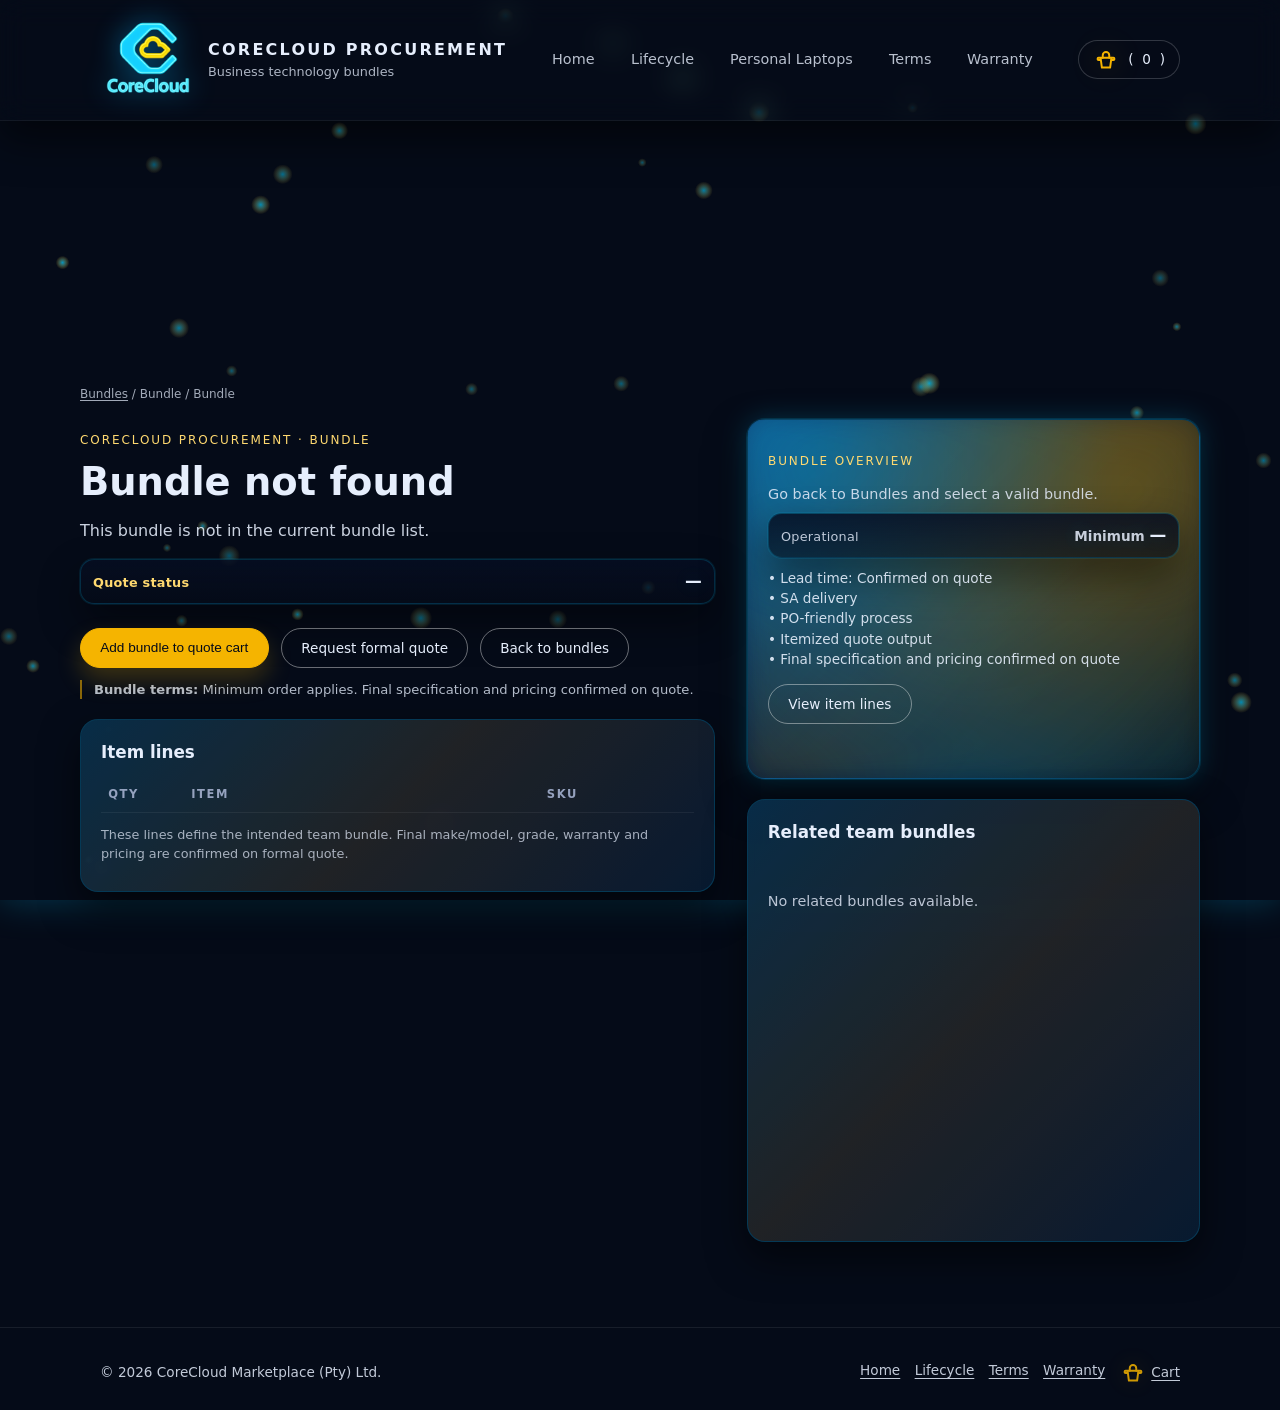
<file: bundle.html>
<!DOCTYPE html>
<html lang="en">
<head>
  <meta charset="UTF-8" />
  <meta name="viewport" content="width=device-width,initial-scale=1" />

  <title>Bundle — CoreCloud Procurement</title>
  <meta name="description" content="Business technology bundle details — CoreCloud Procurement. Quote-first procurement, SA delivery, role-based bundle lines." />

  <link rel="preload" href="assets/css/marketplace.css" as="style" />
  <link rel="stylesheet" href="assets/css/marketplace.css" />
  <link rel="preload" href="assets/images/corecloud-neon-logo.png" as="image" />
  <link rel="icon" href="assets/images/corecloud-neon-logo.png" />
  <link rel="prefetch" href="assets/data/bundles.by_promotion.json" as="fetch" crossorigin="anonymous" />
  <script defer src="assets/js/auth.js"></script>

  <link rel="canonical" href="https://www.corecloud-marketplace.com/bundle.html" />
  <meta name="robots" content="index, follow" />
  <meta name="theme-color" content="#050b18" />

  <style>
    /* =======================
       BASE (match HOME exactly)
       ======================= */
    html, body{ margin:0; padding:0; min-height:100%; }
    body{
      font-family: system-ui, -apple-system, BlinkMacSystemFont, "Segoe UI", sans-serif;
      background:#050b18;
      color:#e6eefc;
      line-height:1.5;
      position:relative;
      overflow-x:hidden;
    }
    a{ color:inherit; text-decoration:none; }
    .ccm-shell{ width:100%; max-width:1120px; margin:0 auto; padding:0 1.25rem; }
    .ccm-main{ padding-top:135px; } /* keep identical to HOME */

    .ccm-header{
      position:fixed; top:0; left:0; right:0; z-index:20;
      backdrop-filter:blur(14px);
      background:rgba(5,11,24,0.94);
      border-bottom:1px solid rgba(255,255,255,0.06);
      box-shadow:0 18px 40px rgba(0,0,0,0.55);
    }
    .ccm-header-inner{
      display:flex; align-items:center; justify-content:space-between;
      height:120px; column-gap:1.5rem;
    }
    .ccm-brand{ display:flex; align-items:center; gap:.75rem; }
    .ccm-logo{ height:96px; filter:drop-shadow(0 0 14px rgba(0,180,255,0.45)); }
    .ccm-brand-text{ display:flex; flex-direction:column; }
    .ccm-brand-title{ font-weight:600; font-size:1rem; }
    .ccm-brand-tagline{ font-size:.8rem; color:rgba(230,238,252,0.75); }

    .ccm-nav{ display:flex; align-items:center; gap:.75rem; }
    .ccm-nav-link{
      padding:.4rem .75rem; border-radius:999px; font-size:.9rem; opacity:.8;
      transition:background .16s ease, opacity .16s ease, transform .08s ease, box-shadow .16s ease;
    }
    .ccm-nav-link:hover{ opacity:1; background:rgba(255,255,255,0.06); transform:translateY(-1px); }
    .ccm-nav-link.is-active{ background:#f5b400; color:#050b18; opacity:1; box-shadow:0 0 0 1px rgba(245,180,0,.45), 0 14px 30px rgba(245,180,0,.22); }

    .ccm-actions{ display:flex; align-items:center; gap:.75rem; }

    /* Header basket (match index/cart changes) */
    .ccm-cart-link{
      font-size:.85rem; padding:.35rem .9rem; border-radius:999px;
      border:1px solid rgba(255,255,255,0.18);
      background:rgba(5,11,24,0.8);
      display:inline-flex; align-items:center; gap:.55rem;
    }
    .ccm-cart-ico{
      width:26px; height:26px; display:inline-block;
      color:#f5b400;
      filter:drop-shadow(0 0 14px rgba(245,180,0,0.28));
    }

    .ccm-burger{
      display:none; background:none; border:1px solid rgba(255,255,255,.4);
      color:#e6eefc; padding:.35rem .7rem; border-radius:999px;
      font-size:.8rem; cursor:pointer;
    }
    .ccm-burger span{ display:block; width:16px; height:1.6px; background:#e6eefc; margin:3px 0; }

    .badge{ font-size:.75rem; text-transform:uppercase; letter-spacing:.16em; color:#ffd970; margin-bottom:.75rem; }
    h1{ font-size:2.4rem; line-height:1.1; margin:0 0 1rem; }
    .subtitle{ font-size:1rem; max-width:36rem; color:rgba(230,238,252,0.88); }

    .ccm-btn{
      display:inline-flex; align-items:center; justify-content:center;
      padding:.55rem 1.2rem; border-radius:999px;
      border:1px solid transparent; font-size:.85rem; cursor:pointer;
      transition:background .16s ease, border-color .16s ease, transform .08s ease, box-shadow .16s ease;
      white-space:nowrap;
    }
    .ccm-btn.primary{ background:#f5b400; color:#050b18; border-color:#f5b400; box-shadow:0 12px 24px rgba(245,180,0,.22); }
    .ccm-btn.primary:hover{ transform:translateY(-1px); box-shadow:0 18px 34px rgba(245,180,0,.26); }
    .ccm-btn.ghost{ background:transparent; border-color:rgba(255,255,255,0.4); }
    .ccm-btn.ghost:hover{ background:rgba(255,255,255,0.06); box-shadow:0 0 0 1px rgba(0,198,255,.22), 0 16px 34px rgba(0,198,255,.12); }
    .ccm-btn.small{ padding:.35rem .8rem; font-size:.8rem; }

    .product-card{
      border-radius:18px;
      padding:1rem 1rem 1.05rem;
      background:rgba(9,18,40,0.88);
      border:1px solid rgba(0,198,255,0.38);
      box-shadow:
        0 16px 38px rgba(0,0,0,0.55),
        0 0 0 1px rgba(255,255,255,0.04) inset,
        0 0 22px rgba(0,198,255,0.18);
      backdrop-filter:blur(14px);
      position:relative;
      overflow:hidden;
    }
    .product-card:before{
      content:"";
      position:absolute; inset:-1px;
      border-radius:18px;
      pointer-events:none;
      background:linear-gradient(135deg, rgba(0,198,255,0.22), rgba(245,180,0,0.14), rgba(0,198,255,0.08));
      opacity:.9;
      mix-blend-mode:screen;
      filter:blur(.0px);
    }
    .product-card > *{ position:relative; z-index:1; }
    .product-card:hover{
      transform:translateY(-2px);
      border-color:rgba(0,198,255,.28);
      box-shadow:0 0 0 1px rgba(0,198,255,.16), 0 24px 54px rgba(0,0,0,.62);
    }
    .p-sub{ font-size:.85rem; color:rgba(230,238,252,0.8); margin:.25rem 0; }
    .p-meta{ font-size:.8rem; color:rgba(230,238,252,0.7); margin-bottom:.5rem; }
    .p-actions{ display:flex; gap:.5rem; margin-top:.35rem; flex-wrap:wrap; }
    .empty{ font-size:.9rem; color:rgba(230,238,252,0.8); padding:1rem 0; }

    /* Make related/featured titles yellow (match index change) */
    .product-card h3{ color:#ffd970; }

    .hero-card{
      border-radius:18px; padding:1.25rem;
      background:radial-gradient(circle at top left, rgba(21,52,105,0.96), rgba(5,11,24,0.94));
      border:1px solid rgba(0,198,255,0.25);
      box-shadow:
        0 0 0 1px rgba(0,198,255,.14),
        0 0 26px rgba(0,198,255,.22),
        0 18px 40px rgba(0,0,0,0.6);
      backdrop-filter:blur(16px);
      position:relative;
      overflow:hidden;
    }
    .hero-card::after{
      content:"";
      position:absolute; inset:-2px;
      border-radius:20px;
      background:linear-gradient(135deg, rgba(0,198,255,.35), rgba(245,180,0,.25), rgba(0,198,255,.18));
      filter:blur(12px);
      opacity:.55;
      z-index:-1;
      pointer-events:none;
    }
    /* Highlight underglow (match HOME) */
    .hero-card::before{
      content:"";
      position:absolute;
      inset:-40px;
      background:radial-gradient(circle at 20% 20%, rgba(0,198,255,0.32), transparent 55%),
                 radial-gradient(circle at 80% 25%, rgba(245,180,0,0.30), transparent 60%),
                 radial-gradient(circle at 50% 100%, rgba(0,198,255,0.18), transparent 55%);
      filter:blur(18px);
      opacity:.9;
      pointer-events:none;
    }
    .hero-card > *{ position:relative; z-index:1; }

    .hc-tag{ font-size:.75rem; text-transform:uppercase; letter-spacing:.16em; color:#ffd970; margin-bottom:.75rem; }
    .hc-sub{ font-size:.9rem; color:rgba(230,238,252,0.86); }
    .hc-specs{ list-style:none; padding:0; margin:.6rem 0 0; font-size:.85rem; color:rgba(230,238,252,0.9); }

    .price-row{
      display:flex; align-items:baseline; justify-content:space-between;
      gap:.75rem; flex-wrap:wrap;
      margin:.45rem 0 .55rem;
      padding:.55rem .75rem;
      border-radius:14px;
      background:linear-gradient(180deg, rgba(6,14,34,.86), rgba(5,11,24,.62));
      border:1px solid rgba(0,198,255,.18);
      box-shadow:0 0 0 1px rgba(0,198,255,.10), 0 18px 40px rgba(0,0,0,.45);
    }
    .price-label{ font-size:.8rem; opacity:.82; letter-spacing:.02em; }
    .price{
      display:inline-flex; align-items:baseline; gap:.3rem;
      font-weight:700;
      white-space:nowrap; /* keep "R" and value on same line */
      text-shadow:0 0 18px rgba(0,198,255,.22);
    }
    .price .cur{ font-size:.85rem; opacity:.9; }
    .price .amt{ font-size:1.05rem; }

    /* Make Quote status bold yellow */
    .price-label.vat{
      color:#ffd970;
      font-weight:800;
      opacity:1;
    }

    .terms-note{
      margin-top:.75rem;
      font-size:.82rem;
      color:rgba(230,238,252,0.78);
      border-left:2px solid rgba(245,180,0,.55);
      padding-left:.75rem;
    }

    .ccm-footer{
      border-top:1px solid rgba(255,255,255,0.08);
      background:#050712;
      padding:2rem 0 1.5rem;
      margin-top:2.5rem;
    }

    #bgParticles{
      position:fixed; inset:0; width:100vw; height:100vh;
      z-index:0; pointer-events:none; filter:drop-shadow(0 0 18px rgba(0,198,255,.25));
    }
    body.has-particles .ccm-header,
    body.has-particles .ccm-main,
    body.has-particles .ccm-footer{ position:relative; z-index:1; background:transparent; }

    /* =======================
       TEAM BUNDLE BANNER (same as HOME)
       ======================= */
    .firesale-banner{
      position:fixed;
      top:120px; left:0; right:0;
      z-index:19;
      border-bottom:1px solid rgba(255,255,255,0.08);
      background:linear-gradient(90deg, rgba(245,180,0,0.16), rgba(0,198,255,0.14), rgba(245,180,0,0.16));
      backdrop-filter:blur(14px);
      box-shadow:0 18px 40px rgba(0,0,0,0.55);
      min-height:75px;
    }
    .firesale-inner{
      width:100%; max-width:1120px; margin:0 auto; padding:1.3rem 1.25rem;
      display:flex; align-items:center; justify-content:space-between; gap:1rem; flex-wrap:wrap;
    }
    .fs-left{ display:flex; align-items:center; gap:.75rem; flex-wrap:wrap; }
    .fs-badge{
      display:inline-flex; align-items:center; gap:.45rem;
      padding:.25rem .7rem;
      border-radius:999px;
      font-size:.72rem;
      font-weight:700;
      text-transform:uppercase;
      letter-spacing:.14em;
      color:#050b18;
      background:linear-gradient(135deg,#f5b400,#ffd970);
      box-shadow:0 10px 22px rgba(245,180,0,0.28), 0 0 18px rgba(245,180,0,0.35);
    }
    .fs-text{ font-size:.85rem; color:rgba(230,238,252,0.92); }
    .fs-text strong{ color:#ffd970; }
    .fs-cta{ display:flex; gap:.5rem; align-items:center; }
    .fs-mini{ font-size:.78rem; padding:.38rem .85rem; }

    /* =======================
       BUNDLE PAGE LAYOUT (built from HOME components)
       ======================= */
    .pd-page{ padding:2.6rem 0 2.8rem; }
    .crumbs{
      font-size:.75rem; color:rgba(230,238,252,0.7);
      margin-bottom:1rem;
    }
    .crumbs a{ text-decoration:underline; text-underline-offset:2px; }

    .pd-top{
      display:flex;
      gap:2rem;
      align-items:flex-start;
    }
    .pd-left{ flex:1.4; }
    .pd-right{ flex:1; }

    .pd-block{
      border-radius:18px;
      padding:1.25rem;
      background:rgba(9,18,40,0.88);
      border:1px solid rgba(0,198,255,0.22);
      box-shadow:0 16px 38px rgba(0,0,0,0.55);
      backdrop-filter:blur(14px);
      position:relative;
      overflow:hidden;
      margin-top:1.25rem;
    }
    .pd-block:before{
      content:"";
      position:absolute; inset:-1px;
      border-radius:18px;
      pointer-events:none;
      background:linear-gradient(135deg, rgba(0,198,255,0.18), rgba(245,180,0,0.12), rgba(0,198,255,0.06));
      opacity:.85;
      mix-blend-mode:screen;
    }
    .pd-block > *{ position:relative; z-index:1; }
    .pd-block h3{ margin:0 0 .75rem; font-size:1.05rem; }

    .spec-table{ width:100%; border-collapse:collapse; font-size:.85rem; }
    .spec-table th, .spec-table td{
      text-align:left;
      padding:.55rem .45rem;
      border-bottom:1px solid rgba(255,255,255,0.06);
      vertical-align:top;
    }
    .spec-table th{
      font-size:.72rem;
      letter-spacing:.14em;
      text-transform:uppercase;
      color:rgba(156,169,198,0.95);
      font-weight:700;
    }
    .spec-table td:first-child{
      width:14%;
      font-weight:700;
      color:rgba(188,216,255,0.96);
    }

    .related-grid{
      display:grid;
      gap:1.25rem;
      grid-template-columns:repeat(auto-fit,minmax(260px,1fr));
      margin-top:1rem;
    }

    /* On bundle page, give content breathing room under fixed banner (HOME keeps main at 175px). */
    .pd-page{ padding-top: calc(2.6rem + 75px); } /* banner min-height */

    @media (max-width:880px){
      .pd-top{ flex-direction:column; }
    }
    @media (max-width:720px){
      .firesale-banner{ top:0; position:sticky; }
      .firesale-inner{ padding:.65rem 1.1rem; }
      .fs-text{ font-size:.82rem; }

      .ccm-header-inner{ height:auto; padding:.75rem 0; }
      .ccm-logo{ height:72px; }
      .ccm-burger{ display:inline-flex; }
      .ccm-nav{ display:none; flex-direction:column; align-items:flex-start; margin-top:.75rem; width:100%; }
      .ccm-nav.open{
        display:flex;
        background:radial-gradient(circle at top, rgba(11,22,52,0.98), rgba(5,11,24,0.98));
        padding:.75rem .9rem;
        border-radius:18px;
        border:1px solid rgba(255,255,255,0.08);
        box-shadow:0 18px 40px rgba(0,0,0,0.8);
      }
      .ccm-main{ padding-top:135px; }
      .pd-page{ padding-top:2.6rem; } /* sticky banner does not overlay */
    }
  </style>
</head>

<body class="has-particles">
  <canvas id="bgParticles" aria-hidden="true"></canvas>

  <!-- HEADER (same as HOME) -->
  <header class="ccm-header">
    <div class="ccm-shell ccm-header-inner">
      <a href="index.html" class="ccm-brand">
        <img src="assets/images/corecloud-neon-logo.png" alt="CoreCloud Procurement" class="ccm-logo" width="256" height="256" decoding="async" />
        <div class="ccm-brand-text">
          <span class="ccm-brand-title">CoreCloud Procurement</span>
          <span class="ccm-brand-tagline">Business technology bundles</span>
        </div>
      </a>

      <nav class="ccm-nav" aria-label="Main navigation">
        <a href="index.html" class="ccm-nav-link">Home</a>
        <a href="lifecycle.html" class="ccm-nav-link">Lifecycle</a>
        <a href="employee-purchase.html" class="ccm-nav-link">Personal Laptops</a>
        <a href="terms.html" class="ccm-nav-link">Terms</a>
        <a href="warranty.html" class="ccm-nav-link">Warranty</a>
      </nav>

      <div class="ccm-actions">
        <!-- Cart -> Basket icon (match index/cart changes) -->
        <a href="cart.html" class="ccm-cart-link" aria-label="Basket">
          <svg class="ccm-cart-ico" viewBox="0 0 24 24" fill="none" aria-hidden="true">
            <path d="M7 10h10l-1.2 9H8.2L7 10Z" stroke="currentColor" stroke-width="1.8" stroke-linejoin="round"/>
            <path d="M9 10V7.6A3 3 0 0 1 12 4.6a3 3 0 0 1 3 3V10" stroke="currentColor" stroke-width="1.8" stroke-linecap="round"/>
            <path d="M6.4 10H5.2c-.6 0-1 .4-1 1v0c0 .6.4 1 1 1H6.6" stroke="currentColor" stroke-width="1.8" stroke-linecap="round"/>
            <path d="M17.4 10h1.4c.6 0 1 .4 1 1v0c0 .6-.4 1-1 1H17.2" stroke="currentColor" stroke-width="1.8" stroke-linecap="round"/>
          </svg>
          (<span id="ccmCartCount">0</span>)
        </a>
        <button class="ccm-burger" id="menuToggle" aria-label="Toggle navigation" aria-expanded="false">
          <span></span><span></span><span></span>
        </button>
      </div>
    </div>
  </header>
  </div>

  <main class="ccm-main">
    <section class="ccm-shell pd-page" id="top">
      <p class="crumbs">
        <a href="index.html#featured">Bundles</a> /
        <span id="crumbPromo">Bundle</span> /
        <span id="crumbBundle">Bundle</span>
      </p>

      <div class="pd-top">
        <!-- LEFT -->
        <div class="pd-left">
          <p class="badge" id="badgeLine">CoreCloud Procurement · Bundle</p>
          <h1 id="bundleTitle">Loading…</h1>
          <p class="subtitle" id="bundleMeta">Pulling bundle details…</p>

          <div class="price-row" aria-label="Bundle total price">
            <span class="price-label vat">Quote status</span>
            <span class="price"><span class="cur"></span><span class="amt" id="bundlePriceAmt">Formal quote</span></span>
          </div>

          <div style="display:flex;flex-wrap:wrap;gap:.75rem;margin:1.5rem 0 .75rem;">
            <button class="ccm-btn primary" id="addToCartBtn">Add bundle to quote cart</button>
            <a href="cart.html?quote=1" class="ccm-btn ghost">Request formal quote</a>
            <a href="index.html#featured" class="ccm-btn ghost">Back to bundles</a>
          </div>

          <div class="terms-note">
            <strong>Bundle terms:</strong> Minimum order applies. Final specification and pricing confirmed on quote.
          </div>

          <div class="pd-block" id="itemsBlock">
            <h3>Item lines</h3>
            <table class="spec-table" id="itemsTable">
              <thead>
                <tr>
                  <th style="width:14%;">Qty</th>
                  <th>Item</th>
                  <th style="width:26%;">SKU</th>
                </tr>
              </thead>
              <tbody></tbody>
            </table>
            <p class="p-meta" style="margin-top:.7rem;">
              These lines define the intended team bundle. Final make/model, grade, warranty and pricing are confirmed on formal quote.
            </p>
          </div>
        </div>

        <!-- RIGHT -->
        <div class="pd-right">
          <div class="hero-card">
            <p class="hc-tag">Bundle overview</p>
            <p class="hc-sub" id="overviewLine">Loading summary…</p>

            <div class="price-row" aria-label="Stock and lead time">
              <span class="price-label">Operational</span>
              <span class="price">
                <span class="cur" style="opacity:.85;">Minimum</span>
                <span class="amt" id="stockText">—</span>
              </span>
            </div>

            <ul class="hc-specs" id="overviewList">
              <li id="liLead">• Lead time: Confirmed on quote</li>
              <li>• SA delivery</li>
              <li>• PO-friendly process</li>
              <li>• Itemized quote output</li>
              <li>• Final specification and pricing confirmed on quote</li>
            </ul>

            <a href="#itemsBlock" class="ccm-btn ghost" style="margin-top:.9rem;display:inline-flex;">View item lines</a>
          </div>

          <div class="pd-block">
            <h3>Related team bundles</h3>
            <div class="related-grid" id="relatedGrid" aria-live="polite"></div>
          </div>
        </div>
      </div>
    </section>
  </main>

 <!-- FOOTER -->
  <footer class="ccm-footer">
    <div class="ccm-shell" style="font-size:.85rem;opacity:.85;display:flex;flex-wrap:wrap;gap:1rem;align-items:center;justify-content:space-between;">
      <div>© <span id="year"></span> CoreCloud Marketplace (Pty) Ltd.</div>
      <div style="display:flex;gap:.9rem;flex-wrap:wrap;">
        <a href="index.html" style="text-decoration:underline;text-underline-offset:3px;">Home</a>
        <a href="lifecycle.html" style="text-decoration:underline;text-underline-offset:3px;">Lifecycle</a>
        <a href="terms.html" style="text-decoration:underline;text-underline-offset:3px;">Terms</a>
        <a href="warranty.html" style="text-decoration:underline;text-underline-offset:3px;">Warranty</a>
        <!-- Footer cart -> Basket icon yellow (match index/cart changes) -->
        <a href="cart.html" style="text-decoration:underline;text-underline-offset:3px;display:inline-flex;align-items:center;gap:.35rem;">
          <svg class="ccm-cart-ico" viewBox="0 0 24 24" fill="none" aria-hidden="true">
            <path d="M7 10h10l-1.2 9H8.2L7 10Z" stroke="currentColor" stroke-width="1.8" stroke-linejoin="round"/>
            <path d="M9 10V7.6A3 3 0 0 1 12 4.6a3 3 0 0 1 3 3V10" stroke="currentColor" stroke-width="1.8" stroke-linecap="round"/>
            <path d="M6.4 10H5.2c-.6 0-1 .4-1 1v0c0 .6.4 1 1 1H6.6" stroke="currentColor" stroke-width="1.8" stroke-linecap="round"/>
            <path d="M17.4 10h1.4c.6 0 1 .4 1 1v0c0 .6-.4 1-1 1H17.2" stroke="currentColor" stroke-width="1.8" stroke-linecap="round"/>
          </svg>
          Cart
        </a>
      </div>
    </div>
  </footer>

  <script>
    // Year
    document.getElementById('year').textContent = new Date().getFullYear();

    // Mobile nav toggle (same as HOME)
    (function(){
      const toggle = document.getElementById('menuToggle');
      const nav = document.querySelector('.ccm-nav');
      if(!toggle || !nav) return;
      toggle.addEventListener('click', () => {
        const open = nav.classList.toggle('open');
        toggle.setAttribute('aria-expanded', String(open));
      });
    })();

    // Cart helpers
    function getCart(){
      try{ return JSON.parse(localStorage.getItem('ccm-cart') || '[]'); }
      catch(e){ return []; }
    }
    function setCart(c){ localStorage.setItem('ccm-cart', JSON.stringify(c)); }
    function updateCartCount(){
      const c = getCart();
      const span = document.getElementById('ccmCartCount');
      if(span) span.textContent = String(c.length);
    }
    updateCartCount();

    // Helpers
    function safe(s){ return String(s || '').trim(); }
    function formatZAR(n){
      const v = Number(n);
      if(!isFinite(v)) return '—';
      return v.toLocaleString('en-ZA', { minimumFractionDigits: 2, maximumFractionDigits: 2 });
    }

    const params = new URLSearchParams(location.search);
    const bundleName = params.get('bundle') ? decodeURIComponent(params.get('bundle')) : '';

    let ALL = [];
    let CURRENT = null;

    function renderNotFound(){
      document.title = 'Bundle not found — CoreCloud Procurement';
      document.getElementById('badgeLine').textContent = 'CoreCloud Procurement · Bundle';
      document.getElementById('bundleTitle').textContent = 'Bundle not found';
      document.getElementById('bundleMeta').textContent = 'This bundle is not in the current bundle list.';
      document.getElementById('bundlePriceAmt').textContent = '—';
      document.getElementById('overviewLine').textContent = 'Go back to Bundles and select a valid bundle.';
      document.getElementById('stockText').textContent = '—';
      document.getElementById('liLead').textContent = '• Lead time: Confirmed on quote';
      document.querySelector('#itemsTable tbody').innerHTML = '';
      document.getElementById('relatedGrid').innerHTML = '<p class="empty">No related bundles available.</p>';
      const addBtn = document.getElementById('addToCartBtn');
      if(addBtn) addBtn.disabled = true;
      document.getElementById('crumbPromo').textContent = 'Bundle';
      document.getElementById('crumbBundle').textContent = 'Bundle';
    }

    function renderRelated(){
      const grid = document.getElementById('relatedGrid');
      const samePromo = ALL
        .filter(x => String(x.promotion_id) === String(CURRENT.promotion_id) && safe(x.bundle) !== safe(CURRENT.bundle))
        .slice(0, 6);

      if(!samePromo.length){
        grid.innerHTML = '<p class="empty">No related bundles are available right now.</p>';
        return;
      }

      grid.innerHTML = samePromo.map(b => {
        const items = Array.isArray(b.items) ? b.items : [];
        const units = items.reduce((acc,i)=>acc + (Number(i.qty)||0), 0);
        return `
          <article class="product-card">
            <p class="p-meta">${safe(b.category) || 'Team Bundle'} · Minimum ${Number(b.minimum_units||units)||units} users</p>
            <h3 style="margin:.25rem 0 .45rem;">${safe(b.bundle) || `BUNDLE ${safe(b.promotion_id)}`}</h3>

            <div class="price-row" aria-label="Bundle total price">
              <span class="price-label vat">Quote status</span>
              <span class="price"><span class="cur"></span><span class="amt">Formal quote</span></span>
            </div>

            <p class="p-sub"><strong>Outcome:</strong> ${safe(b.outcome) || 'Curated team technology bundle.'}</p><p class="p-sub">Bundle lines: ${items.length} · Included units: ${units}</p>
            <div class="p-actions">
              <a class="ccm-btn small ghost" href="bundle.html?bundle=${encodeURIComponent(safe(b.bundle))}">Details</a>
              <button class="ccm-btn small primary" data-add="${encodeURIComponent(safe(b.bundle))}">Add</button>
            </div>
            <p class="p-meta" style="margin-top:.6rem;">Lead time: ${safe(b.lead_time)||'Confirmed on quote'}</p>
            <p class="p-meta" style="margin-top:.2rem;">Minimum order applies. Final specification and pricing confirmed on quote.</p>
          </article>
        `;
      }).join('');

      grid.querySelectorAll('button[data-add]').forEach(btn=>{
        btn.addEventListener('click', ()=>{
          const name = decodeURIComponent(btn.dataset.add);
          const b = ALL.find(x => safe(x.bundle) === safe(name));
          if(!b) return;

          const items = Array.isArray(b.items) ? b.items : [];
          const units = items.reduce((acc,i)=>acc + (Number(i.qty)||0), 0);

          const cart = getCart();
          cart.push({
            type:'bundle',
            promotion_id: b.promotion_id,
            bundle: safe(b.bundle),
            name: safe(b.bundle),
            qty: 1,
            total_price: b.total_price,
            currency: b.currency || 'ZAR',
            units: units,
            lead_time: safe(b.lead_time),
            bundle_terms: safe(b.bundle_terms) || 'Minimum order applies. Final specification and pricing confirmed on quote.',
            category: safe(b.category),
            minimum_units: Number(b.minimum_units || units),
            outcome: safe(b.outcome),
            items: items
          });
          setCart(cart);
          updateCartCount();
          alert('Business technology bundle added to quote cart');
        });
      });
    }

    function renderBundle(b){
      CURRENT = b;

      const title = safe(b.bundle) || `BUNDLE ${safe(b.promotion_id)}`;
      const promoId = safe(b.promotion_id);
      const items = Array.isArray(b.items) ? b.items : [];
      const lines = items.length;
      const units = items.reduce((acc,i)=>acc + (Number(i.qty)||0), 0);
      const stockBundles = Number(b.stock_bundles || 1);
      const lead = safe(b.lead_time) || 'Confirmed on quote';

      document.title = `${title} — CoreCloud Procurement`;

      // canonical per bundle
      const can = document.querySelector('link[rel="canonical"]');
      if(can) can.href = `${location.origin}${location.pathname}?bundle=${encodeURIComponent(title)}`;

      document.getElementById('crumbPromo').textContent = `BUNDLE ${promoId}`;
      document.getElementById('crumbBundle').textContent = title;

      document.getElementById('badgeLine').textContent = `CoreCloud verified · ${safe(b.category) || 'Business technology bundle'}`;
      document.getElementById('bundleTitle').textContent = title;

      document.getElementById('bundleMeta').textContent =
        `${safe(b.category) || 'Team Bundle'} · Minimum ${Number(b.minimum_units||units)||units} users · ${lines} lines · ${units} included units · Lead: ${lead}`;

      document.querySelector('#bundlePriceAmt').previousElementSibling.textContent = ''; document.getElementById('bundlePriceAmt').textContent = 'Formal quote';
      document.getElementById('overviewLine').textContent =
        `${safe(b.outcome) || 'Quote-first team procurement'} · ${lines} bundle lines · ${units} included units · Minimum ${Number(b.minimum_units||units)||units} users.`;

      document.getElementById('stockText').textContent = String(Number(b.minimum_units||units)||units) + ' users';
      document.getElementById('liLead').textContent = `• Lead time: ${lead}`;

      // items table
      const tbody = document.querySelector('#itemsTable tbody');
      tbody.innerHTML = items.map(i => {
        const qty = Number(i.qty) || 0;
        const name = safe(i.name) || 'Item';
        const sku = safe(i.sku) || '-';
        return `<tr><td>${qty}</td><td>${name}</td><td>${sku}</td></tr>`;
      }).join('');

      // add to cart
      document.getElementById('addToCartBtn').onclick = () => {
        const cart = getCart();
        cart.push({
          type:'bundle',
          promotion_id: b.promotion_id,
          bundle: safe(b.bundle),
          name: safe(b.bundle),
          qty: 1,
          total_price: b.total_price,
          currency: b.currency || 'ZAR',
          units: units,
          lead_time: lead,
          bundle_terms: safe(b.bundle_terms) || 'Minimum order applies. Final specification and pricing confirmed on quote.',
          category: safe(b.category),
          minimum_units: Number(b.minimum_units || units),
          outcome: safe(b.outcome),
          items: items
        });
        setCart(cart);
        updateCartCount();
        alert('Business technology bundle added to quote cart');
      };

      renderRelated();
    }

    async function load(){
      try{
        const res = await fetch('assets/data/bundles.by_promotion.json', { cache:'force-cache' });
        const data = await res.json();
        ALL = Array.isArray(data) ? data : [];

        if(!ALL.length){ renderNotFound(); return; }

        const found = ALL.find(x => safe(x.bundle) === safe(bundleName)) || null;
        if(!found){ renderNotFound(); return; }

        renderBundle(found);
      }catch(e){
        renderNotFound();
      }
    }

    // Particles (same as HOME)
    (function(){
      const c = document.getElementById('bgParticles');
      if(!c) return;
      const ctx = c.getContext('2d');
      let w, h, dpr = window.devicePixelRatio || 1;

      function resize(){
        const bw = window.innerWidth, bh = window.innerHeight;
        c.style.width = bw+'px'; c.style.height = bh+'px';
        c.width = Math.floor(bw*dpr); c.height = Math.floor(bh*dpr);
        ctx.setTransform(dpr,0,0,dpr,0,0);
        w=bw; h=bh;
      }
      resize(); window.addEventListener('resize', resize);

      const COUNT = 46;
      const parts = Array.from({length:COUNT}).map(() => ({
        x: Math.random()*w, y: Math.random()*h,
        r: 1.2 + Math.random()*2.4,
        vx: -0.22 + Math.random()*0.44,
        vy: -0.22 + Math.random()*0.44,
        o: 0.22 + Math.random()*0.42
      }));

      function tick(){
        ctx.clearRect(0,0,w,h);
        for(const p of parts){
          p.x += p.vx; p.y += p.vy;
          if(p.x < -20) p.x = w+10;
          if(p.x > w+20) p.x = -10;
          if(p.y < -20) p.y = h+10;
          if(p.y > h+20) p.y = -10;

          const grad = ctx.createRadialGradient(p.x,p.y,0,p.x,p.y,p.r*4);
          grad.addColorStop(0, `rgba(0,198,255,${p.o+0.15})`);
          grad.addColorStop(0.8, `rgba(255,210,63,0)`);
          ctx.fillStyle = grad;
          ctx.beginPath();
          ctx.arc(p.x,p.y,p.r*4,0,Math.PI*2);
          ctx.fill();
        }
        requestAnimationFrame(tick);
      }
      tick();
    })();

    load();
  </script>
</body>
</html>
</file>
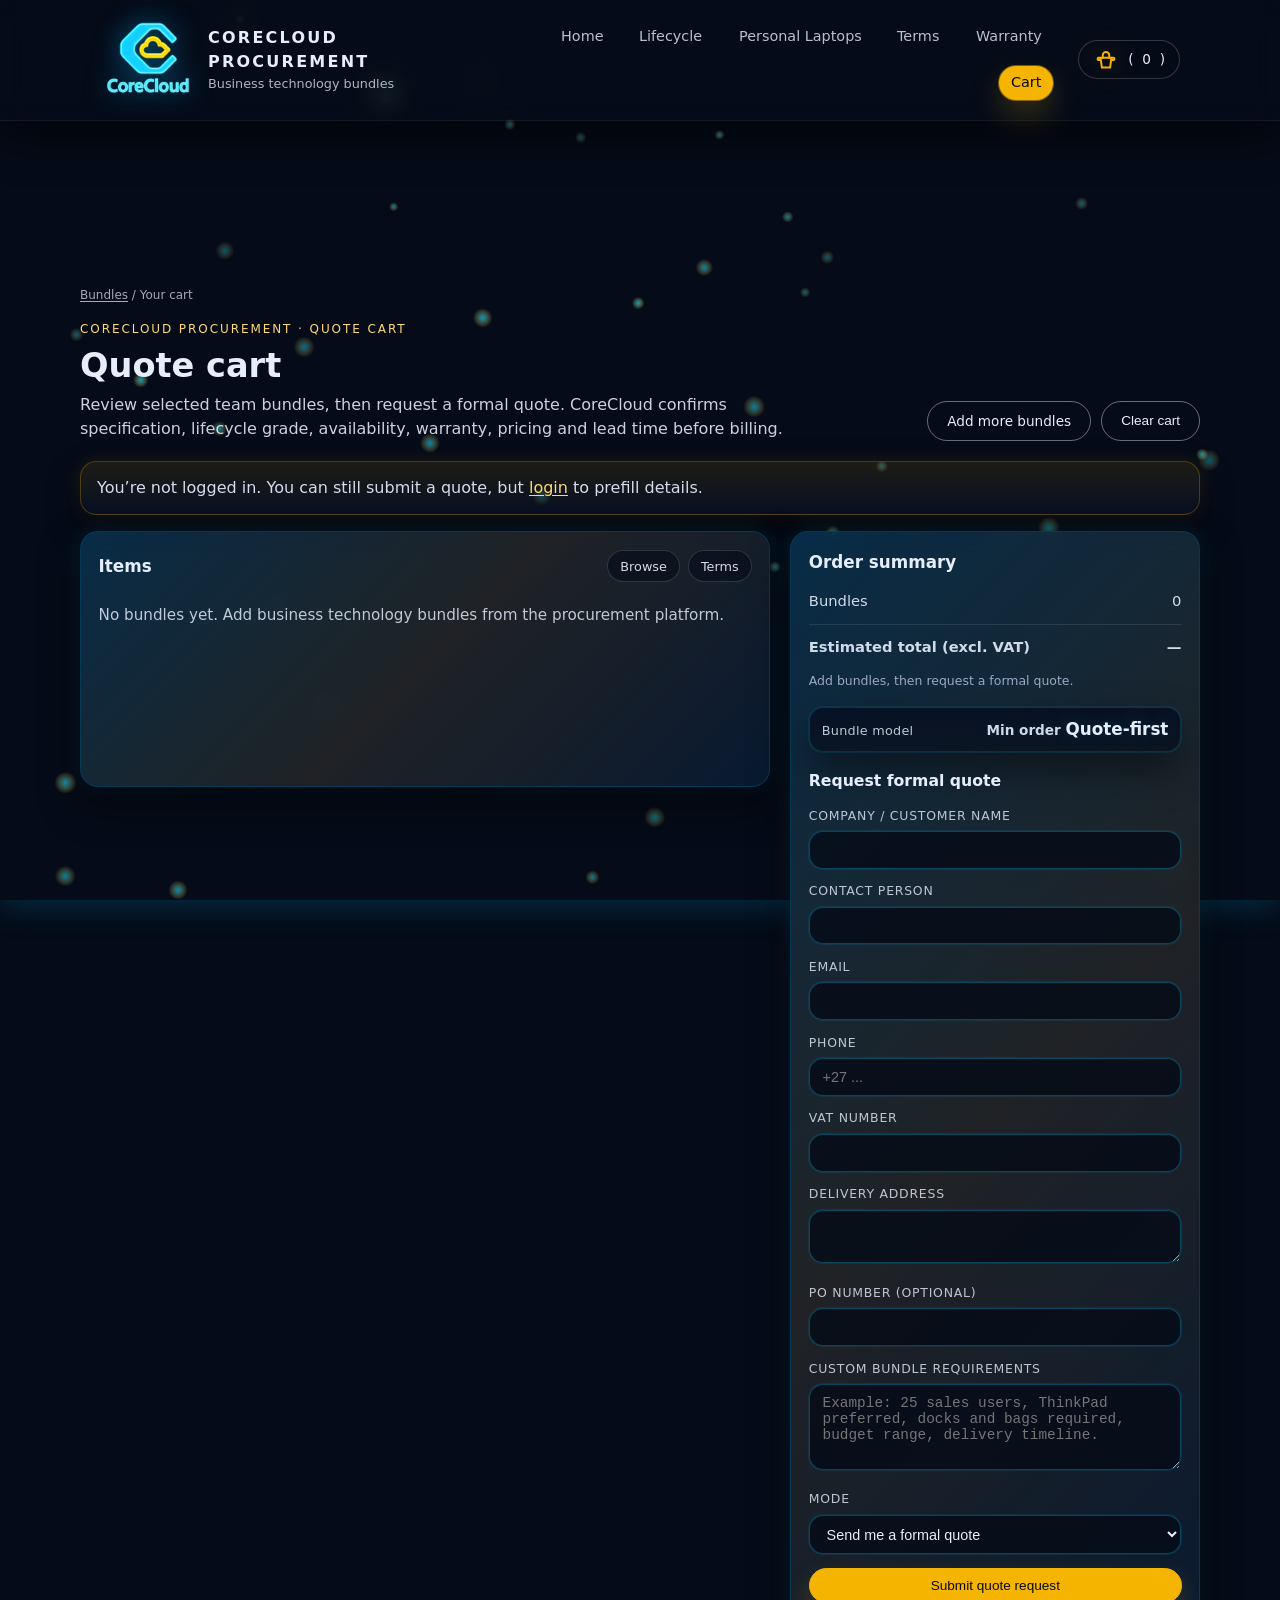
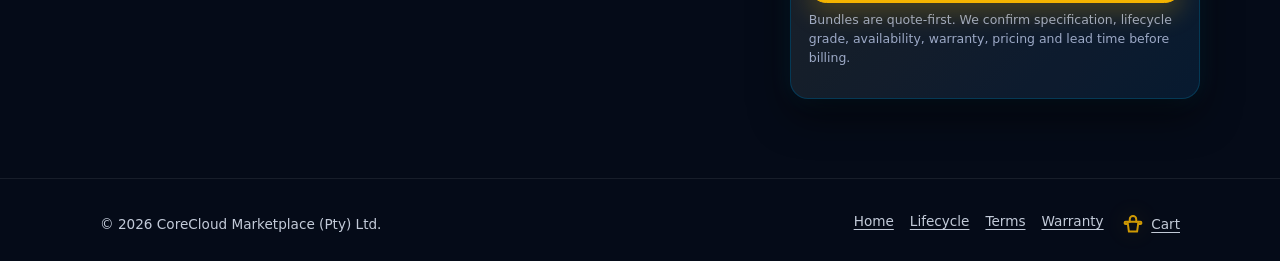
<file: cart.html>
<!DOCTYPE html>
<html lang="en">
<head>
  <meta charset="UTF-8" />
  <meta name="viewport" content="width=device-width,initial-scale=1" />

  <title>Quote Cart — CoreCloud Procurement</title>
  <meta name="description" content="Quote cart — CoreCloud Procurement. Business technology bundles are quote-first with minimum-order deployment packages." />

  <link rel="preload" href="assets/css/marketplace.css" as="style" />
  <link rel="stylesheet" href="assets/css/marketplace.css" />
  <link rel="preload" href="assets/images/corecloud-neon-logo.png" as="image" />
  <link rel="icon" href="assets/images/corecloud-neon-logo.png" />
  <script defer src="assets/js/auth.js"></script>

  <meta name="theme-color" content="#050b18" />
  <link rel="canonical" href="https://www.corecloud-marketplace.com/cart.html" />

  <style>
    /* =======================
       MATCH HOME/BUNDLE BASE
       ======================= */
    html, body{ margin:0; padding:0; min-height:100%; }
    body{
      font-family: system-ui, -apple-system, BlinkMacSystemFont, "Segoe UI", sans-serif;
      background:#050b18;
      color:#e6eefc;
      line-height:1.5;
      position:relative;
      overflow-x:hidden;
    }
    a{ color:inherit; text-decoration:none; }
    .ccm-shell{ width:100%; max-width:1120px; margin:0 auto; padding:0 1.25rem; }
    .ccm-main{ padding-top:135px; }

    .ccm-header{
      position:fixed; top:0; left:0; right:0; z-index:20;
      backdrop-filter:blur(14px);
      background:rgba(5,11,24,0.94);
      border-bottom:1px solid rgba(255,255,255,0.06);
      box-shadow:0 18px 40px rgba(0,0,0,0.55);
    }
    .ccm-header-inner{
      display:flex; align-items:center; justify-content:space-between;
      height:120px; column-gap:1.5rem;
    }
    .ccm-brand{ display:flex; align-items:center; gap:.75rem; }
    .ccm-logo{ height:96px; filter:drop-shadow(0 0 14px rgba(0,180,255,0.45)); }
    .ccm-brand-text{ display:flex; flex-direction:column; }
    .ccm-brand-title{ font-weight:600; font-size:1rem; }
    .ccm-brand-tagline{ font-size:.8rem; color:rgba(230,238,252,0.75); }

    .ccm-nav{ display:flex; align-items:center; gap:.75rem; }
    .ccm-nav-link{
      padding:.4rem .75rem; border-radius:999px; font-size:.9rem; opacity:.8;
      transition:background .16s ease, opacity .16s ease, transform .08s ease, box-shadow .16s ease;
    }
    .ccm-nav-link:hover{ opacity:1; background:rgba(255,255,255,0.06); transform:translateY(-1px); }
    .ccm-nav-link.is-active{
      background:#f5b400; color:#050b18; opacity:1;
      box-shadow:0 0 0 1px rgba(245,180,0,.45), 0 14px 30px rgba(245,180,0,.22);
    }

    .ccm-actions{ display:flex; align-items:center; gap:.75rem; }

    /* Header basket (match index changes) */
    .ccm-cart-link{
      font-size:.85rem; padding:.35rem .9rem; border-radius:999px;
      border:1px solid rgba(255,255,255,0.18);
      background:rgba(5,11,24,0.8);
      display:inline-flex; align-items:center; gap:.55rem;
    }
    .ccm-cart-ico{
      width:26px; height:26px; display:inline-block;
      color:#f5b400;
      filter:drop-shadow(0 0 14px rgba(245,180,0,0.28));
    }

    .ccm-burger{
      display:none; background:none; border:1px solid rgba(255,255,255,.4);
      color:#e6eefc; padding:.35rem .7rem; border-radius:999px;
      font-size:.8rem; cursor:pointer;
    }
    .ccm-burger span{ display:block; width:16px; height:1.6px; background:#e6eefc; margin:3px 0; }

    .ccm-btn{
      display:inline-flex; align-items:center; justify-content:center;
      padding:.55rem 1.2rem; border-radius:999px;
      border:1px solid transparent; font-size:.85rem; cursor:pointer;
      transition:background .16s ease, border-color .16s ease, transform .08s ease, box-shadow .16s ease;
      white-space:nowrap;
    }
    .ccm-btn.primary{ background:#f5b400; color:#050b18; border-color:#f5b400; box-shadow:0 12px 24px rgba(245,180,0,.22); }
    .ccm-btn.primary:hover{ transform:translateY(-1px); box-shadow:0 18px 34px rgba(245,180,0,.26); }
    .ccm-btn.ghost{ background:transparent; border-color:rgba(255,255,255,0.4); }
    .ccm-btn.ghost:hover{ background:rgba(255,255,255,0.06); box-shadow:0 0 0 1px rgba(0,198,255,.22), 0 16px 34px rgba(0,198,255,.12); }
    .ccm-btn.small{ padding:.35rem .8rem; font-size:.8rem; }

    /* =======================
       TEAM BUNDLES BANNER (HOME)
       ======================= */
    .firesale-banner{
      position:fixed;
      top:120px; left:0; right:0;
      z-index:19;
      border-bottom:1px solid rgba(255,255,255,0.08);
      background:linear-gradient(90deg, rgba(245,180,0,0.16), rgba(0,198,255,0.14), rgba(245,180,0,0.16));
      backdrop-filter:blur(14px);
      box-shadow:0 18px 40px rgba(0,0,0,0.55);
      min-height:75px;
    }
    .firesale-inner{
      width:100%; max-width:1120px; margin:0 auto; padding:1.3rem 1.25rem;
      display:flex; align-items:center; justify-content:space-between; gap:1rem; flex-wrap:wrap;
    }
    .fs-left{ display:flex; align-items:center; gap:.75rem; flex-wrap:wrap; }
    .fs-badge{
      display:inline-flex; align-items:center; gap:.45rem;
      padding:.25rem .7rem;
      border-radius:999px;
      font-size:.72rem;
      font-weight:700;
      text-transform:uppercase;
      letter-spacing:.14em;
      color:#050b18;
      background:linear-gradient(135deg,#f5b400,#ffd970);
      box-shadow:0 10px 22px rgba(245,180,0,0.28), 0 0 18px rgba(245,180,0,0.35);
    }
    .fs-text{ font-size:.85rem; color:rgba(230,238,252,0.92); }
    .fs-text strong{ color:#ffd970; }
    .fs-cta{ display:flex; gap:.5rem; align-items:center; }
    .fs-mini{ font-size:.78rem; padding:.38rem .85rem; }

    /* =======================
       CART PAGE UI (UPGRADED)
       ======================= */
    .cart-page{
      padding:1rem 0 2.4rem;
      padding-top: calc(1rem + 2px);
    }
    .crumbs{
      font-size:.75rem; color:rgba(230,238,252,0.7);
      margin-bottom:1rem;
    }
    .crumbs a{ text-decoration:underline; text-underline-offset:2px; }
    .cart-head{
      display:flex; align-items:flex-end; justify-content:space-between;
      gap:1rem; flex-wrap:wrap;
      margin-bottom:1.25rem;
    }
    .badge{
      font-size:.75rem; text-transform:uppercase; letter-spacing:.16em;
      color:#ffd970; margin:0 0 .6rem;
    }
    h1{ font-size:2.1rem; line-height:1.1; margin:0 0 .5rem; }
    .subtitle{ font-size:1rem; max-width:44rem; color:rgba(230,238,252,0.88); margin:0; }

    .cart-grid{
      display:grid;
      grid-template-columns: 1.6fr .95fr;
      gap:1.25rem;
      align-items:start;
    }
    @media (max-width: 980px){ .cart-grid{ grid-template-columns:1fr; } }

    .panel{
      border-radius:18px;
      padding:1.1rem 1.1rem 1.15rem;
      background:rgba(9,18,40,0.88);
      border:1px solid rgba(0,198,255,0.22);
      box-shadow:0 16px 38px rgba(0,0,0,0.55), 0 0 22px rgba(0,198,255,0.12);
      backdrop-filter:blur(14px);
      position:relative;
      overflow:hidden;
    }
    .panel:before{
      content:"";
      position:absolute; inset:-1px;
      border-radius:18px;
      pointer-events:none;
      background:linear-gradient(135deg, rgba(0,198,255,0.18), rgba(245,180,0,0.12), rgba(0,198,255,0.06));
      opacity:.85;
      mix-blend-mode:screen;
    }
    .panel > *{ position:relative; z-index:1; }

    .login-gate{
      margin:0 0 1rem 0;
      border-radius:16px;
      padding:.9rem 1rem;
      background:linear-gradient(180deg, rgba(245,180,0,0.10), rgba(9,18,40,0.70));
      border:1px solid rgba(245,180,0,0.25);
      box-shadow:0 14px 34px rgba(0,0,0,0.45), 0 0 18px rgba(245,180,0,0.12);
      color:rgba(230,238,252,0.92);
    }
    .login-gate a{ text-decoration:underline; text-underline-offset:2px; color:#ffd970; }

    .cart-items-top{
      display:flex; align-items:center; justify-content:space-between;
      gap:1rem; flex-wrap:wrap;
      margin-bottom:.35rem;
    }
    .cart-items-top h2{ margin:0; font-size:1.05rem; }
    .mini-actions{ display:flex; gap:.5rem; flex-wrap:wrap; }
    .mini-link{
      font-size:.8rem;
      padding:.35rem .75rem;
      border-radius:999px;
      border:1px solid rgba(255,255,255,0.16);
      background:rgba(5,11,24,0.65);
      opacity:.9;
    }
    .mini-link:hover{ opacity:1; box-shadow:0 0 0 1px rgba(0,198,255,.18), 0 16px 34px rgba(0,0,0,.5); }

    .cart-list{ margin-top:.6rem; }
    .cart-item{
      display:grid;
      grid-template-columns: 1fr auto;
      gap:1rem;
      padding:1rem 0;
      border-bottom:1px solid rgba(255,255,255,0.08);
    }
    .cart-item:last-child{ border-bottom:none; }

    .item-title{ margin:.05rem 0 .35rem; font-size:1.05rem; }
    .item-meta{
      font-size:.8rem;
      color:rgba(230,238,252,0.75);
      margin:.15rem 0;
    }
    .item-meta strong{ color:#ffd970; font-weight:700; }
    .item-link{
      display:inline-block;
      margin-top:.45rem;
      font-size:.8rem;
      text-decoration:underline;
      text-underline-offset:2px;
      opacity:.9;
    }

    .rightbox{ text-align:right; }
    .qty-wrap{
      display:flex; align-items:center; justify-content:flex-end;
      gap:.45rem;
    }
    .qty-label{ font-size:.72rem; letter-spacing:.12em; text-transform:uppercase; opacity:.65; }
    .qty-input{
      width:78px;
      border-radius:999px;
      border:1px solid rgba(0,198,255,.55);
      padding:.42rem .7rem;
      font-size:.85rem;
      background:rgba(5,11,24,0.85);
      color:#e6eefc;
      outline:none;
      box-shadow:0 0 0 1px rgba(0,198,255,.10);
      text-align:center;
    }
    .qty-input:focus{
      box-shadow:0 0 0 1px rgba(0,198,255,.28), 0 0 22px rgba(0,198,255,.10);
    }

    .pill-note{
      display:inline-flex;
      align-items:center;
      gap:.4rem;
      margin-top:.55rem;
      padding:.28rem .65rem;
      border-radius:999px;
      font-size:.75rem;
      border:1px solid rgba(255,255,255,0.12);
      background:rgba(255,255,255,0.04);
      opacity:.92;
    }
    .pill-note b{ color:#ffd970; }

    .remove-btn{
      margin-top:.55rem;
      display:inline-flex;
      justify-content:center;
      padding:.28rem .65rem;
      border-radius:999px;
      border:1px solid rgba(255,88,88,.28);
      background:rgba(255,88,88,.08);
      color:rgba(255,140,140,.95);
      font-size:.75rem;
      cursor:pointer;
    }
    .remove-btn:hover{
      box-shadow:0 0 0 1px rgba(255,88,88,.22), 0 14px 30px rgba(0,0,0,.45);
      transform:translateY(-1px);
    }

    .price-row{
      display:flex; align-items:baseline; justify-content:space-between;
      gap:.75rem; flex-wrap:wrap;
      margin:.45rem 0 .55rem;
      padding:.55rem .75rem;
      border-radius:14px;
      background:linear-gradient(180deg, rgba(6,14,34,.86), rgba(5,11,24,.62));
      border:1px solid rgba(0,198,255,.18);
      box-shadow:0 0 0 1px rgba(0,198,255,.10), 0 18px 40px rgba(0,0,0,.45);
    }
    .price-label{ font-size:.8rem; opacity:.82; letter-spacing:.02em; }
    .price{
      display:inline-flex; align-items:baseline; gap:.3rem;
      font-weight:700;
      white-space:nowrap;
      text-shadow:0 0 18px rgba(0,198,255,.22);
    }
    .price .cur{ font-size:.85rem; opacity:.9; }
    .price .amt{ font-size:1.05rem; }

    .summary-line{ display:flex; justify-content:space-between; padding:.35rem 0; font-size:.92rem; color:rgba(230,238,252,0.9); }
    .summary-line.total{
      font-weight:800;
      border-top:1px solid rgba(255,255,255,0.10);
      margin-top:.45rem;
      padding-top:.65rem;
    }
    .hint{ font-size:.78rem; color:rgba(156,169,198,1); margin-top:.55rem; }

    .checkout-form label{ display:block; font-size:.78rem; letter-spacing:.06em; text-transform:uppercase; opacity:.8; margin:.85rem 0 .35rem; }
    .checkout-form input,
    .checkout-form textarea,
    .checkout-form select{
      width:100%;
      border-radius:14px;
      border:1px solid rgba(0,198,255,.30);
      padding:.62rem .8rem;
      font-size:.9rem;
      background:rgba(5,11,24,0.82);
      color:#e6eefc;
      outline:none;
      box-shadow:0 0 0 1px rgba(0,198,255,.10);
    }
    .checkout-form input:focus,
    .checkout-form textarea:focus,
    .checkout-form select:focus{
      box-shadow:0 0 0 1px rgba(0,198,255,.28), 0 0 26px rgba(0,198,255,.10);
    }
    .checkout-form textarea{ resize:vertical; }

    .empty{
      font-size:.95rem;
      color:rgba(230,238,252,0.82);
      padding:.4rem 0 .2rem;
    }

    .ccm-footer{
      border-top:1px solid rgba(255,255,255,0.08);
      background:#050712;
      padding:2rem 0 1.5rem;
      margin-top:2.5rem;
    }

    /* =======================
       FLOATING BASKET (NEW)
       ======================= */
    .float-basket{
      position:fixed;
      right:18px;
      bottom:18px;
      z-index:50;
      display:none; /* shown via JS when cart has items */
    }
    .float-basket a{
      display:flex;
      align-items:center;
      gap:.6rem;
      border-radius:999px;
      padding:.62rem .85rem;
      background:rgba(9,18,40,0.92);
      border:1px solid rgba(0,198,255,0.42);
      box-shadow:0 18px 40px rgba(0,0,0,0.55), 0 0 22px rgba(0,198,255,0.14);
      backdrop-filter:blur(14px);
      transition:transform .10s ease, box-shadow .16s ease, border-color .16s ease, background .16s ease, opacity .16s ease;
      opacity:.96;
    }
    .float-basket a:hover{
      transform:translateY(-2px);
      border-color:rgba(0,198,255,0.65);
      box-shadow:0 22px 50px rgba(0,0,0,0.62), 0 0 26px rgba(0,198,255,0.18);
      opacity:1;
    }
    .fb-icon{
      width:34px; height:34px;
      border-radius:999px;
      display:grid; place-items:center;
      background:linear-gradient(135deg, rgba(0,198,255,0.18), rgba(245,180,0,0.14));
      border:1px solid rgba(255,255,255,0.10);
      box-shadow:0 0 18px rgba(0,198,255,0.14);
    }
    .fb-icon svg{ width:18px; height:18px; }
    .fb-text{ display:flex; flex-direction:column; line-height:1.05; }
    .fb-title{ font-size:.78rem; opacity:.9; }
    .fb-sub{ font-size:.72rem; color:rgba(230,238,252,0.78); }
    .fb-count{
      margin-left:.35rem;
      min-width:28px;
      height:28px;
      padding:0 .55rem;
      border-radius:999px;
      display:inline-flex; align-items:center; justify-content:center;
      background:linear-gradient(135deg,#f5b400,#ffd970);
      color:#050b18;
      font-weight:900;
      font-size:.78rem;
      box-shadow:0 12px 24px rgba(245,180,0,.22);
    }
    @media (max-width:720px){
      .float-basket{ right:14px; bottom:14px; }
      .float-basket a{ padding:.58rem .78rem; }
      .fb-text{ display:none; } /* keep compact on mobile */
    }

    /* Particles */
    #bgParticles{
      position:fixed; inset:0; width:100vw; height:100vh; z-index:0;
      pointer-events:none; filter:drop-shadow(0 0 18px rgba(0,198,255,.25));
    }
    body.has-particles .ccm-header,
    body.has-particles .ccm-main,
    body.has-particles .ccm-footer{ position:relative; z-index:1; background:transparent; }

    @media (max-width:720px){
      .firesale-banner{ top:0; position:sticky; }
      .firesale-inner{ padding:.65rem 1.1rem; }
      .fs-text{ font-size:.82rem; }

      .ccm-header-inner{ height:auto; padding:.75rem 0; }
      .ccm-logo{ height:72px; }
      .ccm-burger{ display:inline-flex; }
      .ccm-nav{ display:none; flex-direction:column; align-items:flex-start; margin-top:.75rem; width:100%; }
      .ccm-nav.open{
        display:flex;
        background:radial-gradient(circle at top, rgba(11,22,52,0.98), rgba(5,11,24,0.98));
        padding:.75rem .9rem;
        border-radius:18px;
        border:1px solid rgba(255,255,255,0.08);
        box-shadow:0 18px 40px rgba(0,0,0,0.8);
      }
      .ccm-main{ padding-top:135px; }
      .cart-page{ padding-top:2.6rem; }
      .qty-input{ width:72px; }
    }
  </style>
</head>

<body class="has-particles" id="top">
  <canvas id="bgParticles" aria-hidden="true"></canvas>

  <!-- HEADER -->
  <header class="ccm-header">
    <div class="ccm-shell ccm-header-inner">
      <a href="index.html" class="ccm-brand">
        <img src="assets/images/corecloud-neon-logo.png" alt="CoreCloud Procurement" class="ccm-logo" width="256" height="256" decoding="async" />
        <div class="ccm-brand-text">
          <span class="ccm-brand-title">CoreCloud Procurement</span>
          <span class="ccm-brand-tagline">Business technology bundles</span>
        </div>
      </a>

      <nav class="ccm-nav" aria-label="Main navigation">
        <a href="index.html" class="ccm-nav-link">Home</a>
        <a href="lifecycle.html" class="ccm-nav-link">Lifecycle</a>
        <a href="employee-purchase.html" class="ccm-nav-link">Personal Laptops</a>
        <a href="terms.html" class="ccm-nav-link">Terms</a>
        <a href="warranty.html" class="ccm-nav-link">Warranty</a>
        <a href="cart.html" class="ccm-nav-link is-active" aria-current="page">Cart</a>
      </nav>

      <div class="ccm-actions">
        <!-- Cart -> Basket icon (match index changes) -->
        <a href="cart.html" class="ccm-cart-link" aria-label="Basket">
          <svg class="ccm-cart-ico" viewBox="0 0 24 24" fill="none" aria-hidden="true">
            <path d="M7 10h10l-1.2 9H8.2L7 10Z" stroke="currentColor" stroke-width="1.8" stroke-linejoin="round"/>
            <path d="M9 10V7.6A3 3 0 0 1 12 4.6a3 3 0 0 1 3 3V10" stroke="currentColor" stroke-width="1.8" stroke-linecap="round"/>
            <path d="M6.4 10H5.2c-.6 0-1 .4-1 1v0c0 .6.4 1 1 1H6.6" stroke="currentColor" stroke-width="1.8" stroke-linecap="round"/>
            <path d="M17.4 10h1.4c.6 0 1 .4 1 1v0c0 .6-.4 1-1 1H17.2" stroke="currentColor" stroke-width="1.8" stroke-linecap="round"/>
          </svg>
          (<span id="ccmCartCount">0</span>)
        </a>
        <button class="ccm-burger" id="menuToggle" aria-label="Toggle navigation" aria-expanded="false">
          <span></span><span></span><span></span>
        </button>
      </div>
    </div>
  </header>
  </div>

  <!-- FLOATING BASKET (visible on page, especially useful if you add it to other pages too) -->
  <div class="float-basket" id="floatBasket" aria-live="polite">
    <a href="cart.html" aria-label="Open cart">
      <span class="fb-icon" aria-hidden="true">
        <!-- simple basket icon -->
        <svg viewBox="0 0 24 24" fill="none" xmlns="http://www.w3.org/2000/svg">
          <path d="M6.5 10.5L4.5 6.5" stroke="currentColor" stroke-width="1.8" stroke-linecap="round"/>
          <path d="M17.5 10.5L19.5 6.5" stroke="currentColor" stroke-width="1.8" stroke-linecap="round"/>
          <path d="M3.8 10.5H20.2L19 20H5L3.8 10.5Z" stroke="currentColor" stroke-width="1.8" stroke-linejoin="round"/>
          <path d="M9 10.5V8.8C9 7.25 10.25 6 11.8 6H12.2C13.75 6 15 7.25 15 8.8V10.5" stroke="currentColor" stroke-width="1.8" stroke-linecap="round"/>
        </svg>
      </span>
      <span class="fb-text">
        <span class="fb-title">Quote cart</span>
        <span class="fb-sub"><span id="fbCountText">0</span> bundles</span>
      </span>
      <span class="fb-count" id="fbCount">0</span>
    </a>
  </div>

  <main class="ccm-main">
    <section class="ccm-shell cart-page">
      <p class="crumbs">
        <a href="index.html#featured">Bundles</a> / <span>Your cart</span>
      </p>

      <div class="cart-head">
        <div>
          <p class="badge">CoreCloud Procurement · Quote cart</p>
          <h1>Quote cart</h1>
          <!-- add VAT note to match index requirement -->
          <p class="subtitle">Review selected team bundles, then request a formal quote. CoreCloud confirms specification, lifecycle grade, availability, warranty, pricing and lead time before billing.</p>
        </div>
        <div style="display:flex; gap:.6rem; flex-wrap:wrap;">
          <a href="index.html#featured" class="ccm-btn ghost">Add more bundles</a>
          <button class="ccm-btn ghost" id="clearCartBtn" type="button">Clear cart</button>
        </div>
      </div>

      <div id="loginGate" class="login-gate" style="display:none;">
        You’re not logged in. You can still submit a quote, but <a href="login.html?from=cart">login</a> to prefill details.
      </div>

      <div class="cart-grid">
        <!-- LEFT: Items -->
        <div class="panel">
          <div class="cart-items-top">
            <h2>Items</h2>
            <div class="mini-actions">
              <a class="mini-link" href="index.html#featured">Browse</a>
              <a class="mini-link" href="terms.html">Terms</a>
            </div>
          </div>

          <div class="cart-list" id="cartItems"></div>
        </div>

        <!-- RIGHT: Summary + Form -->
        <div class="panel">
          <h2 style="margin:0 0 .55rem; font-size:1.05rem;">Order summary</h2>
          <div id="summary"></div>

          <div class="price-row" aria-label="Bundle model">
            <span class="price-label">Bundle model</span>
            <span class="price"><span class="cur">Min order</span><span class="amt">Quote-first</span></span>
          </div>

          <h3 style="font-size:.98rem;margin:1.1rem 0 .6rem;">Request formal quote</h3>

          <form class="checkout-form" id="checkoutForm" action="https://formsubmit.co/sales@corecloudza.com" method="POST">
            <input type="hidden" name="_subject" id="formSubject" value="[Procurement] Quote Request" />
            <input type="hidden" name="_template" value="table" />
            <input type="hidden" name="_captcha" value="true" />
            <input type="hidden" name="_next" value="https://www.corecloud-marketplace.com/thank-you.html" />
            <input type="hidden" name="_cc" value="mark@corecloudza.com" />
            <input type="text" name="_honey" style="display:none" tabindex="-1" autocomplete="off" />

            <input type="hidden" name="source" value="CoreCloud Procurement" />
            <input type="hidden" name="submission_type" id="submission_type" value="Bundle quote request" />
            <input type="hidden" name="submission_date" id="submission_date" />
            <input type="hidden" name="page_url" id="page_url" />
            <input type="hidden" name="bundle_summary" id="bundle_summary" />
            <input type="hidden" name="deployment_summary" id="deployment_summary" />

            <label>Company / Customer name</label>
            <input type="text" id="company" name="company" required />

            <label>Contact person</label>
            <input type="text" id="contact" name="contact" required />

            <label>Email</label>
            <input type="email" id="email" name="email" required />

            <label>Phone</label>
            <input type="tel" id="phone" name="phone" placeholder="+27 ..." required />

            <label>VAT Number</label>
            <input type="text" id="vat" name="vat" />

            <label>Delivery address</label>
            <textarea id="address" name="address" rows="2" required></textarea>

            <label>PO number (optional)</label>
            <input type="text" id="po" name="po" />

            <label>Custom bundle requirements</label>
            <textarea id="custom_requirements" name="custom_requirements" rows="4" placeholder="Example: 25 sales users, ThinkPad preferred, docks and bags required, budget range, delivery timeline."></textarea>

            <label>Mode</label>
            <select id="mode" name="mode">
              <option value="invoice">Send me an invoice</option>
              <option value="quote" selected>Send me a formal quote</option>
            </select>

            <input type="hidden" name="cart_contents" id="cart_contents" />
            <input type="hidden" name="user_profile_json" id="user_profile_json" />

            <button type="submit" class="ccm-btn primary" style="width:100%;margin-top:.85rem;">Submit quote request</button>
            <p class="hint">Bundles are quote-first. We confirm specification, lifecycle grade, availability, warranty, pricing and lead time before billing.</p>
          </form>
        </div>
      </div>
    </section>
  </main>

  <!-- FOOTER -->
  <footer class="ccm-footer">
    <div class="ccm-shell" style="font-size:.85rem;opacity:.85;display:flex;flex-wrap:wrap;gap:1rem;align-items:center;justify-content:space-between;">
      <div>© <span id="year"></span> CoreCloud Marketplace (Pty) Ltd.</div>
      <div style="display:flex;gap:1rem;flex-wrap:wrap;">
        <a href="index.html" style="text-decoration:underline;text-underline-offset:3px;">Home</a>
        <a href="lifecycle.html" style="text-decoration:underline;text-underline-offset:3px;">Lifecycle</a>
        <a href="terms.html" style="text-decoration:underline;text-underline-offset:3px;">Terms</a>
        <a href="warranty.html" style="text-decoration:underline;text-underline-offset:3px;">Warranty</a>
        <!-- Footer cart -> Basket icon yellow (match index changes) -->
        <a href="cart.html" style="text-decoration:underline;text-underline-offset:3px;display:inline-flex;align-items:center;gap:.35rem;">
          <svg class="ccm-cart-ico" viewBox="0 0 24 24" fill="none" aria-hidden="true">
            <path d="M7 10h10l-1.2 9H8.2L7 10Z" stroke="currentColor" stroke-width="1.8" stroke-linejoin="round"/>
            <path d="M9 10V7.6A3 3 0 0 1 12 4.6a3 3 0 0 1 3 3V10" stroke="currentColor" stroke-width="1.8" stroke-linecap="round"/>
            <path d="M6.4 10H5.2c-.6 0-1 .4-1 1v0c0 .6.4 1 1 1H6.6" stroke="currentColor" stroke-width="1.8" stroke-linecap="round"/>
            <path d="M17.4 10h1.4c.6 0 1 .4 1 1v0c0 .6-.4 1-1 1H17.2" stroke="currentColor" stroke-width="1.8" stroke-linecap="round"/>
          </svg>
          Cart
        </a>
      </div>
    </div>
  </footer>

  <script>
    // Year
    document.getElementById('year').textContent = new Date().getFullYear();

    // Mobile nav toggle (consistent)
    (function(){
      const toggle = document.getElementById('menuToggle');
      const nav = document.querySelector('.ccm-nav');
      if(!toggle || !nav) return;
      toggle.addEventListener('click', () => {
        const open = nav.classList.toggle('open');
        toggle.setAttribute('aria-expanded', String(open));
      });
    })();

    // Cart helpers
    function getCart(){
      try{
        const raw = localStorage.getItem('ccm-cart');
        if(!raw) return [];
        const parsed = JSON.parse(raw);
        return Array.isArray(parsed) ? parsed : [];
      }catch(e){
        return [];
      }
    }
    function setCart(c){ localStorage.setItem('ccm-cart', JSON.stringify(c)); }

    function syncCartBadges(){
      const c = getCart();
      const count = c.length;

      // Header count
      const headSpan = document.getElementById('ccmCartCount');
      if(headSpan) headSpan.textContent = String(count);

      // Floating basket
      const fb = document.getElementById('floatBasket');
      const fbCount = document.getElementById('fbCount');
      const fbCountText = document.getElementById('fbCountText');

      if(fbCount) fbCount.textContent = String(count);
      if(fbCountText) fbCountText.textContent = String(count);

      // show/hide
      if(fb){
        fb.style.display = count > 0 ? 'block' : 'none';
      }
    }

    // Clear cart
    document.getElementById('clearCartBtn').addEventListener('click', ()=>{
      if(!confirm('Clear all items from cart?')) return;
      setCart([]);
      renderCart();
      syncCartBadges();
    });

    // login gate + prefill
    const gate = document.getElementById('loginGate');
    function enforceLogin(){
      const user = (window.CCMAuth && CCMAuth.getUser && CCMAuth.getUser()) || null;
      if(!user || !user.email){
        gate.style.display = 'block';
      } else {
        gate.style.display = 'none';
        const f = (id, val)=>{ const el = document.getElementById(id); if(el && val && !el.value) el.value = val; };
        f('email', user.email);
        f('phone', user.phone);
        f('company', user.company);
        f('contact', [user.first_name, user.last_name].filter(Boolean).join(' '));
        f('vat', user.vat);
        f('address', user.delivery);
        const up = document.getElementById('user_profile_json');
        if(up) up.value = JSON.stringify(user);
      }
    }

    // Pricing / display helpers
    function safe(s){ return String(s || '').trim(); }
    function formatZAR(n){
      const v = Number(n);
      if(!isFinite(v)) return null;
      return v.toLocaleString('en-ZA', { minimumFractionDigits: 2, maximumFractionDigits: 2 });
    }
    function computeCartTotals(cart){
      let total = 0;
      let hasAnyPrice = false;

      for(const it of cart){
        const qty = Number(it.qty) > 0 ? Number(it.qty) : 1;
        const price = (it && it.total_price != null) ? Number(it.total_price) : NaN;
        if(isFinite(price)){
          total += price * qty;
          hasAnyPrice = true;
        }
      }
      return { hasAnyPrice, total };
    }

    function renderCart(){
      const cart = getCart();
      const box = document.getElementById('cartItems');
      const sum = document.getElementById('summary');

      if(!cart.length){
        box.innerHTML = '<p class="empty">No bundles yet. Add business technology bundles from the procurement platform.</p>';
        sum.innerHTML = `
          <div class="summary-line"><span>Bundles</span><span>0</span></div>
          <div class="summary-line total"><span>Estimated total (excl. VAT)</span><span>—</span></div>
          <p class="hint">Add bundles, then request a formal quote.</p>
        `;
        return;
      }

      const totals = computeCartTotals(cart);
      const totalText = totals.hasAnyPrice ? `R ${formatZAR(totals.total)}` : 'Quote required';

      box.innerHTML = cart.map((item, idx)=>{
        const qty = Number(item.qty) > 0 ? Number(item.qty) : 1;

        if(item.type === 'bundle'){
          const title = item.bundle || item.name || 'Bundle';
          const promoId = item.category || ((item.promotion_id != null) ? `Bundle ${safe(item.promotion_id)}` : '');
          const lead = safe(item.lead_time) || 'Confirmed on quote';
          const units = Number(item.units) || (Array.isArray(item.items) ? item.items.reduce((a,i)=>a+(Number(i.qty)||0),0) : 0);
          const stock = (item.stock_bundles != null) ? Number(item.stock_bundles) : null;

          const unitPrice = 'Formal quote';

          return `
            <div class="cart-item">
              <div>
                <h3 class="item-title">${title}</h3>
                <div class="item-meta">${promoId}${promoId ? ' · ' : ''}<span><strong>Minimum-order team bundle</strong></span></div>
                <div class="item-meta">Lines: ${Array.isArray(item.items)?item.items.length:'—'} · Included units: ${units}${item.minimum_units ? ` · Minimum order: ${item.minimum_units} users` : ''}</div>
                <div class="item-meta">Lead time: ${lead}</div>
                <a class="item-link" href="bundle.html?bundle=${encodeURIComponent(title)}">View bundle</a>
              </div>

              <div class="rightbox">
                <div class="qty-wrap">
                  <span class="qty-label">Qty</span>
                  <input type="number" min="1" value="${qty}" data-idx="${idx}" class="qty-input" />
                </div>

                <div class="pill-note" title="Formal quote required; excludes delivery and VAT until confirmed">
                  <span>Quote status:</span> <b>${unitPrice}</b>
                </div>

                <button class="remove-btn" data-remove="${idx}" type="button">Remove</button>
              </div>
            </div>
          `;
        }

        const name = item.name || 'Item';
        const sku  = item.sku || '-';
        return `
          <div class="cart-item">
            <div>
              <h3 class="item-title">${safe(name)}</h3>
              <div class="item-meta">SKU: ${safe(sku)}</div>
              <div class="item-meta"><strong>Quote required</strong></div>
            </div>
            <div class="rightbox">
              <div class="qty-wrap">
                <span class="qty-label">Qty</span>
                <input type="number" min="1" value="${qty}" data-idx="${idx}" class="qty-input" />
              </div>
              <button class="remove-btn" data-remove="${idx}" type="button">Remove</button>
            </div>
          </div>
        `;
      }).join('');

      const itemCount = cart.reduce((a,it)=>a + (Number(it.qty)>0?Number(it.qty):1), 0);
      const bundlesCount = cart.length;

      sum.innerHTML = `
        <div class="summary-line"><span>Bundles</span><span>${bundlesCount}</span></div>
        <div class="summary-line"><span>Total quantity</span><span>${itemCount}</span></div>
        <div class="summary-line"><span>Delivery</span><span>Quoted</span></div>
        <div class="summary-line total"><span>Estimated total (excl. VAT)</span><span>${totalText}</span></div>
        <p class="hint">Delivery, warranty, availability and lead time confirmed on quote.</p>
      `;

      box.querySelectorAll('.qty-input').forEach(inp=>{
        inp.addEventListener('change', e=>{
          const i = Number(e.target.getAttribute('data-idx'));
          const list = getCart();
          let val = parseInt(e.target.value, 10);
          if(isNaN(val) || val < 1) val = 1;
          list[i].qty = val;
          setCart(list);
          renderCart();
          syncCartBadges();
        });
      });

      box.querySelectorAll('[data-remove]').forEach(btn=>{
        btn.addEventListener('click', e=>{
          const i = Number(e.target.getAttribute('data-remove'));
          const list = getCart();
          list.splice(i,1);
          setCart(list);
          renderCart();
          syncCartBadges();
        });
      });
    }

    // Submit payload
    document.getElementById('checkoutForm').addEventListener('submit', (e)=>{
      const cart = getCart();
      const customReq = (document.getElementById('custom_requirements')?.value || '').trim();
      const isCustomRequest = new URLSearchParams(window.location.search).has('custom') || customReq.length > 0;
      if(!cart.length && !isCustomRequest){
        e.preventDefault();
        alert('Your cart is empty. Add a bundle or complete the custom bundle requirements field.');
        return;
      }

      const lines = cart.length ? cart.map((it)=>{
        const qty = it.qty || 1;
        if(it.type === 'bundle'){
          const title = it.bundle || it.name || 'Bundle';
          const promo = it.category || ((it.promotion_id != null) ? `Bundle ${it.promotion_id}` : 'Bundle');
          const total = 'Formal quote required';
          const items = Array.isArray(it.items) ? it.items : [];
          const itemLines = items.map(x => `   - ${Number(x.qty)||0} × ${x.name||'Item'} (SKU: ${x.sku||'-'})`).join('\n');
          return `${qty} × BUNDLE: ${title} [${promo}] | Quote status: ${total}\n${itemLines}\n   - TERMS: Minimum-order team bundle. Final specification, warranty, pricing and lead time confirmed on quote.`;
        }
        return `${qty} × ${it.name||'Item'} (SKU: ${it.sku||'-'})`;
      }).join('\n\n') : `CUSTOM PROCUREMENT REQUEST ONLY\nRequirements: ${customReq || 'Customer requested a custom bundle consultation.'}`;

      document.getElementById('cart_contents').value = lines;

      const subjectEl = document.getElementById('formSubject');
      const submissionTypeEl = document.getElementById('submission_type');
      const submissionDateEl = document.getElementById('submission_date');
      const pageUrlEl = document.getElementById('page_url');
      const bundleSummaryEl = document.getElementById('bundle_summary');
      const deploymentSummaryEl = document.getElementById('deployment_summary');

      const company = (document.getElementById('company')?.value || '').trim();
      const bundleNames = cart
        .map(it => it.bundle || it.name || '')
        .filter(Boolean);
      const uniqueBundles = [...new Set(bundleNames)];
      const firstBundle = uniqueBundles[0] || '';
      const totalUnits = cart.reduce((sum, it) => sum + (Number(it.minimum_units || 0) * Number(it.qty || 1)), 0);

      if(submissionDateEl) submissionDateEl.value = new Date().toISOString();
      if(pageUrlEl) pageUrlEl.value = window.location.href;
      if(bundleSummaryEl) bundleSummaryEl.value = uniqueBundles.length ? uniqueBundles.join(' | ') : 'Custom procurement request';
      if(deploymentSummaryEl) deploymentSummaryEl.value = totalUnits ? `${totalUnits} estimated users / minimum units selected` : 'Custom quantity to be confirmed';

      if(isCustomRequest && !cart.length){
        if(subjectEl) subjectEl.value = `[Custom Procurement] ${company || 'New request'}`;
        if(submissionTypeEl) submissionTypeEl.value = 'Custom procurement request';
      }else if(uniqueBundles.length === 1){
        if(subjectEl) subjectEl.value = `[Procurement] ${firstBundle}`;
        if(submissionTypeEl) submissionTypeEl.value = 'Bundle quote request';
      }else{
        if(subjectEl) subjectEl.value = `[Procurement] Multiple bundle quote request`;
        if(submissionTypeEl) submissionTypeEl.value = 'Multiple bundle quote request';
      }

      const u = (window.CCMAuth && CCMAuth.getUser && CCMAuth.getUser()) || {};
      document.getElementById('user_profile_json').value = JSON.stringify(u || {});
    });

    // Init
    enforceLogin();
    renderCart();
    syncCartBadges();
    (function(){
      const params = new URLSearchParams(window.location.search);
      if(params.has('custom')){
        const custom = document.getElementById('custom_requirements');
        if(custom){
          custom.focus({ preventScroll: true });
          custom.scrollIntoView({ behavior: 'smooth', block: 'center' });
        }
      }
    })();

    // Particles (same as HOME/BUNDLE)
    (function(){
      const c = document.getElementById('bgParticles');
      if(!c) return;
      const ctx = c.getContext('2d');
      let w, h, dpr = window.devicePixelRatio || 1;

      function resize(){
        const bw = window.innerWidth, bh = window.innerHeight;
        c.style.width = bw+'px'; c.style.height = bh+'px';
        c.width = Math.floor(bw*dpr); c.height = Math.floor(bh*dpr);
        ctx.setTransform(dpr,0,0,dpr,0,0);
        w=bw; h=bh;
      }
      resize(); window.addEventListener('resize', resize);

      const COUNT = 46;
      const parts = Array.from({length:COUNT}).map(() => ({
        x: Math.random()*w, y: Math.random()*h,
        r: 1.2 + Math.random()*2.4,
        vx: -0.22 + Math.random()*0.44,
        vy: -0.22 + Math.random()*0.44,
        o: 0.22 + Math.random()*0.42
      }));

      function tick(){
        ctx.clearRect(0,0,w,h);
        for(const p of parts){
          p.x += p.vx; p.y += p.vy;
          if(p.x < -20) p.x = w+10;
          if(p.x > w+20) p.x = -10;
          if(p.y < -20) p.y = h+10;
          if(p.y > h+20) p.y = -10;

          const grad = ctx.createRadialGradient(p.x,p.y,0,p.x,p.y,p.r*4);
          grad.addColorStop(0, `rgba(0,198,255,${p.o+0.15})`);
          grad.addColorStop(0.8, `rgba(255,210,63,0)`);
          ctx.fillStyle = grad;
          ctx.beginPath();
          ctx.arc(p.x,p.y,p.r*4,0,Math.PI*2);
          ctx.fill();
        }
        requestAnimationFrame(tick);
      }
      tick();
    })();
  </script>
</body>
</html>
</file>
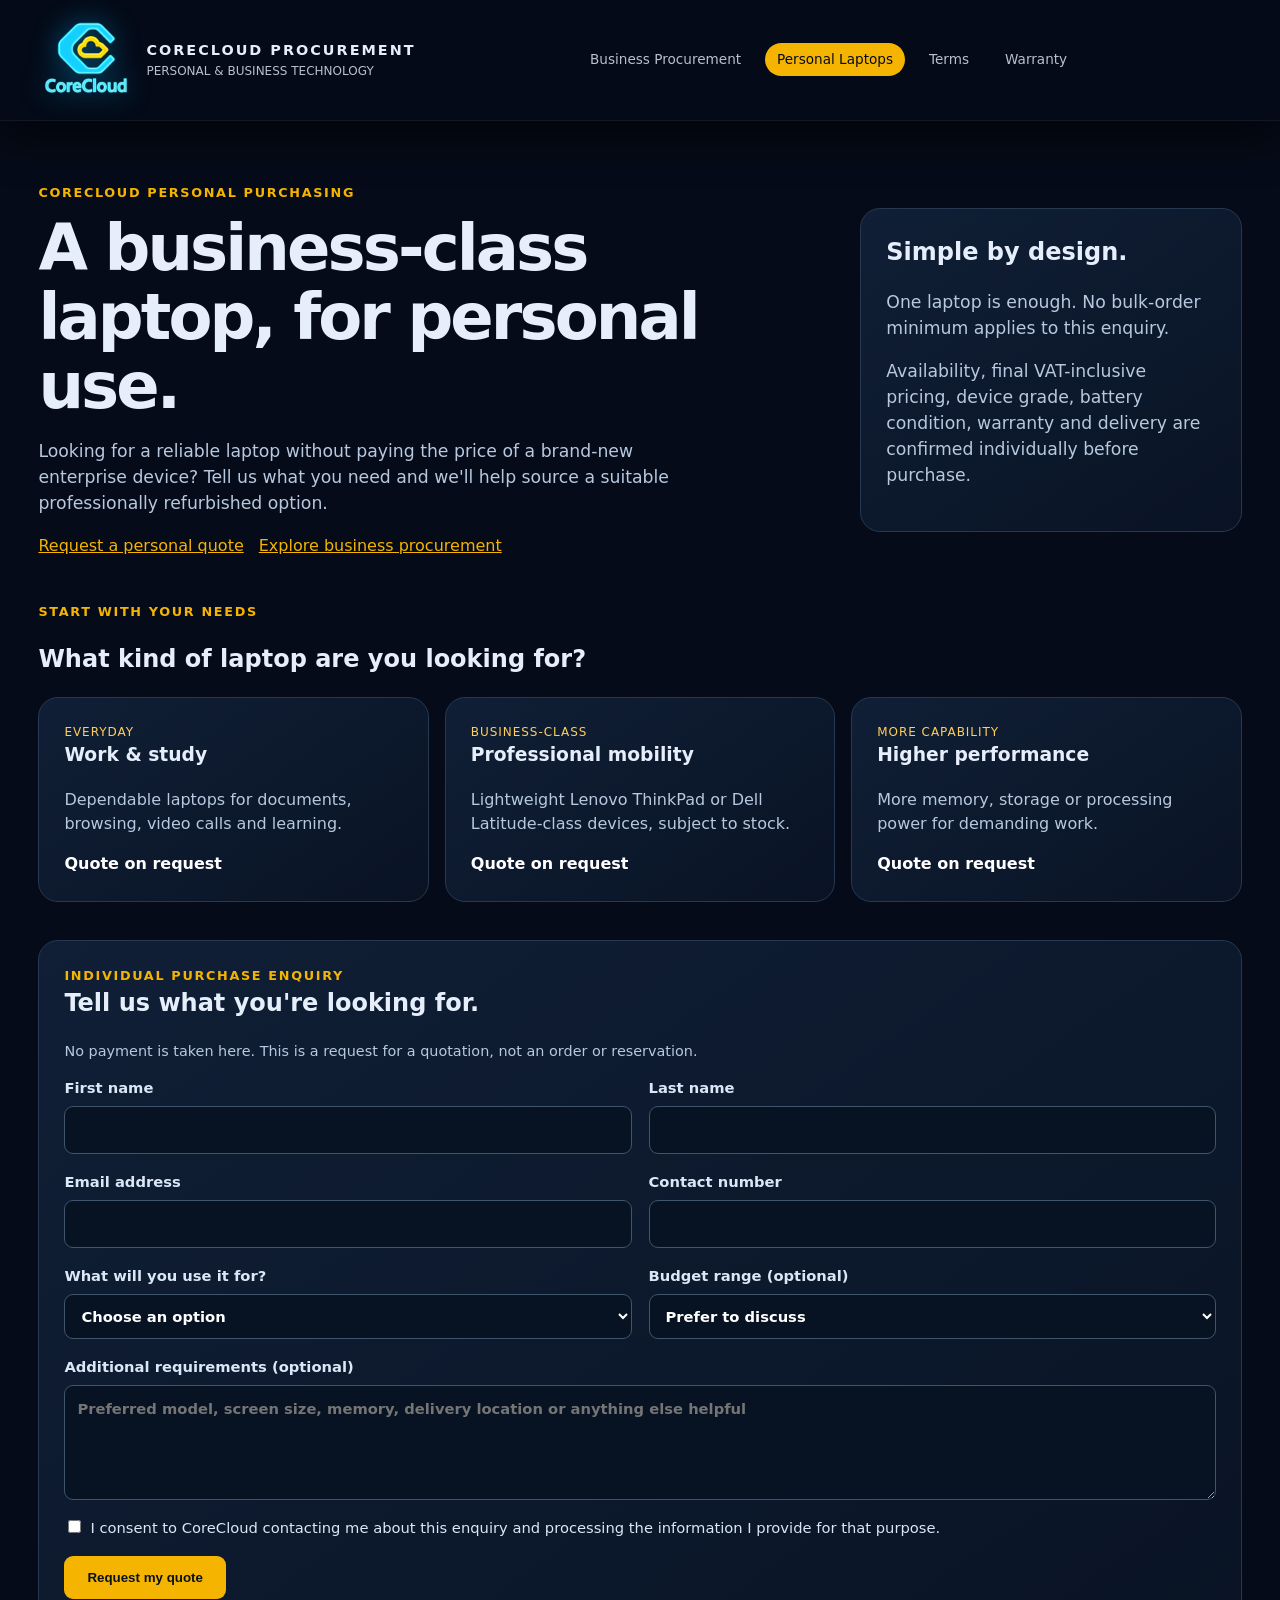
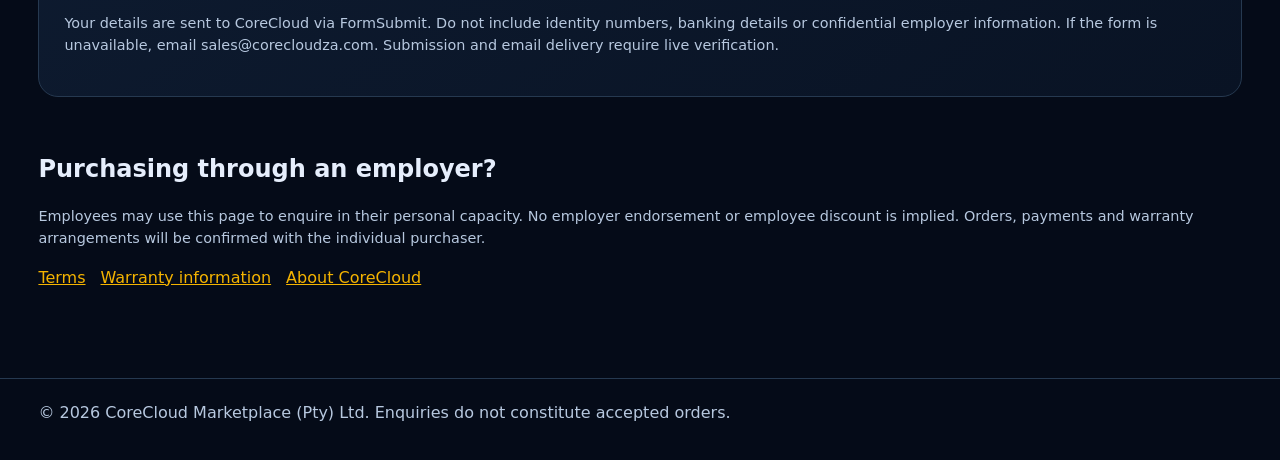
<file: employee-purchase.html>
<!doctype html>
<html lang="en"><head><meta charset="utf-8"><meta name="viewport" content="width=device-width,initial-scale=1">
<title>Personal Laptop Purchasing | CoreCloud Procurement</title><meta name="description" content="Request a personal quote for quality-assured refurbished business laptops through CoreCloud Procurement.">
<link rel="canonical" href="https://www.corecloud-marketplace.com/employee-purchase.html"><link rel="stylesheet" href="assets/css/marketplace.css">
<link rel="icon" href="assets/images/corecloud-neon-logo.png"><style>
.ep-main{padding-top:145px;padding-bottom:72px}.ep-kicker{color:#f5b400;text-transform:uppercase;letter-spacing:.13em;font-size:.8rem;font-weight:700}.ep-hero{display:grid;grid-template-columns:minmax(0,1.35fr) minmax(260px,.65fr);gap:30px;align-items:center;padding:38px 0 44px}.ep-hero h1{font-size:clamp(2.1rem,5vw,4.1rem);line-height:1.08;letter-spacing:-.045em;margin:12px 0}.ep-hero p{max-width:670px;color:#b7c8df;font-size:1.08rem}.ep-panel,.ep-card{background:linear-gradient(145deg,#101f36,#091324);border:1px solid #263950;border-radius:20px;padding:25px}.ep-panel h2,.ep-card h3{margin-top:0}.ep-grid{display:grid;grid-template-columns:repeat(3,minmax(0,1fr));gap:16px;margin:20px 0 38px}.ep-card p{color:#b7c8df}.ep-tag{font-size:.75rem;color:#ffcf5a;text-transform:uppercase;letter-spacing:.08em}.ep-form{display:grid;grid-template-columns:repeat(2,minmax(0,1fr));gap:17px}.ep-form label{display:flex;flex-direction:column;gap:7px;color:#dbe7f7;font-weight:600;font-size:.92rem}.ep-form input,.ep-form select,.ep-form textarea{width:100%;border:1px solid #40546b;border-radius:9px;background:#071222;color:white;padding:12px;font:inherit}.ep-form input:focus,.ep-form select:focus,.ep-form textarea:focus{outline:2px solid #f5b400;outline-offset:2px}.ep-wide{grid-column:1/-1}.ep-btn{background:#f5b400;color:#08111d;border:0;border-radius:9px;padding:14px 23px;font-weight:800;cursor:pointer}.ep-muted{color:#b7c8df;font-size:.9rem}.ep-links{display:flex;gap:15px;flex-wrap:wrap}.ep-links a{color:#f5b400;text-decoration:underline}.ep-card strong{color:#fff}@media(max-width:760px){.ep-main{padding-top:112px}.ep-hero{grid-template-columns:1fr;padding-top:25px}.ep-grid{grid-template-columns:1fr}.ep-form{grid-template-columns:1fr}}
</style></head><body>
<header class="ccm-header"><div class="ccm-shell ccm-header-inner"><a class="ccm-brand" href="index.html"><img class="ccm-logo" src="assets/images/corecloud-neon-logo.png" alt="CoreCloud" width="256" height="256"><span class="ccm-brand-text"><span class="ccm-brand-title">CoreCloud Procurement</span><span class="ccm-brand-tagline">PERSONAL & BUSINESS TECHNOLOGY</span></span></a><nav class="ccm-nav" aria-label="Main navigation" id="employeeNav"><a class="ccm-nav-link" href="index.html">Business Procurement</a><a class="ccm-nav-link is-active" aria-current="page" href="employee-purchase.html">Personal Laptops</a><a class="ccm-nav-link" href="terms.html">Terms</a><a class="ccm-nav-link" href="warranty.html">Warranty</a></nav><div class="ccm-actions"><button class="ccm-burger" id="menuToggle" aria-label="Toggle navigation" aria-controls="employeeNav" aria-expanded="false"><span></span><span></span><span></span></button></div></div></header>
<main class="ccm-main ep-main"><div class="ccm-shell"><section class="ep-hero"><div><div class="ep-kicker">CoreCloud Personal Purchasing</div><h1>A business-class laptop, for personal use.</h1><p>Looking for a reliable laptop without paying the price of a brand-new enterprise device? Tell us what you need and we'll help source a suitable professionally refurbished option.</p><div class="ep-links"><a href="#enquiry">Request a personal quote</a><a href="index.html">Explore business procurement</a></div></div><div class="ep-panel"><h2>Simple by design.</h2><p>One laptop is enough. No bulk-order minimum applies to this enquiry.</p><p class="ep-muted">Availability, final VAT-inclusive pricing, device grade, battery condition, warranty and delivery are confirmed individually before purchase.</p></div></section>
<section aria-labelledby="choices"><div class="ep-kicker">Start with your needs</div><h2 id="choices">What kind of laptop are you looking for?</h2><div class="ep-grid"><article class="ep-card"><div class="ep-tag">Everyday</div><h3>Work & study</h3><p>Dependable laptops for documents, browsing, video calls and learning.</p><strong>Quote on request</strong></article><article class="ep-card"><div class="ep-tag">Business-class</div><h3>Professional mobility</h3><p>Lightweight Lenovo ThinkPad or Dell Latitude-class devices, subject to stock.</p><strong>Quote on request</strong></article><article class="ep-card"><div class="ep-tag">More capability</div><h3>Higher performance</h3><p>More memory, storage or processing power for demanding work.</p><strong>Quote on request</strong></article></div></section>
<section class="ep-panel" id="enquiry" aria-labelledby="enquiry-heading"><div class="ep-kicker">Individual purchase enquiry</div><h2 id="enquiry-heading">Tell us what you're looking for.</h2><p class="ep-muted">No payment is taken here. This is a request for a quotation, not an order or reservation.</p><form class="ep-form" action="https://formsubmit.co/sales@corecloudza.com" method="POST"><input type="hidden" name="_subject" value="[CoreCloud Marketplace] Personal Laptop Enquiry"><input type="hidden" name="_template" value="table"><input type="hidden" name="_captcha" value="true"><input type="hidden" name="Enquiry Type" value="Personal Laptop Purchasing"><label>First name<input name="First Name" required autocomplete="given-name" maxlength="100"></label><label>Last name<input name="Last Name" required autocomplete="family-name" maxlength="100"></label><label>Email address<input name="Email" type="email" required autocomplete="email" maxlength="254"></label><label>Contact number<input name="Phone" type="tel" autocomplete="tel" maxlength="40"></label><label>What will you use it for?<select name="Laptop Type" required><option value="">Choose an option</option><option>Work and study</option><option>Professional mobility</option><option>Higher performance</option><option>Not sure — please advise</option></select></label><label>Budget range (optional)<select name="Budget"><option value="">Prefer to discuss</option><option>Under R5,000</option><option>R5,000–R8,000</option><option>R8,000–R12,000</option><option>Over R12,000</option></select></label><label class="ep-wide">Additional requirements (optional)<textarea name="Requirements" rows="4" placeholder="Preferred model, screen size, memory, delivery location or anything else helpful"></textarea></label><label class="ep-wide" style="display:block;font-weight:400"><input type="checkbox" required name="Consent" value="Accepted" style="width:auto;margin-right:9px">I consent to CoreCloud contacting me about this enquiry and processing the information I provide for that purpose.</label><div class="ep-wide"><button class="ep-btn" type="submit">Request my quote</button><p class="ep-muted">Your details are sent to CoreCloud via FormSubmit. Do not include identity numbers, banking details or confidential employer information. If the form is unavailable, email <a href="mailto:sales@corecloudza.com">sales@corecloudza.com</a>. Submission and email delivery require live verification.</p></div></form></section>
<section style="padding-top:34px"><h2>Purchasing through an employer?</h2><p class="ep-muted">Employees may use this page to enquire in their personal capacity. No employer endorsement or employee discount is implied. Orders, payments and warranty arrangements will be confirmed with the individual purchaser.</p><p class="ep-links"><a href="terms.html">Terms</a><a href="warranty.html">Warranty information</a><a href="https://www.corecloudza.com/">About CoreCloud</a></p></section></div></main>
<footer class="ccm-shell" style="border-top:1px solid #263950;padding-top:22px;padding-bottom:35px;color:#b7c8df">© 2026 CoreCloud Marketplace (Pty) Ltd. Enquiries do not constitute accepted orders.</footer>
<script>const t=document.getElementById('menuToggle'),n=document.getElementById('employeeNav');t?.addEventListener('click',()=>{const o=n.classList.toggle('open');t.setAttribute('aria-expanded',String(o))});</script></body></html>
</file>
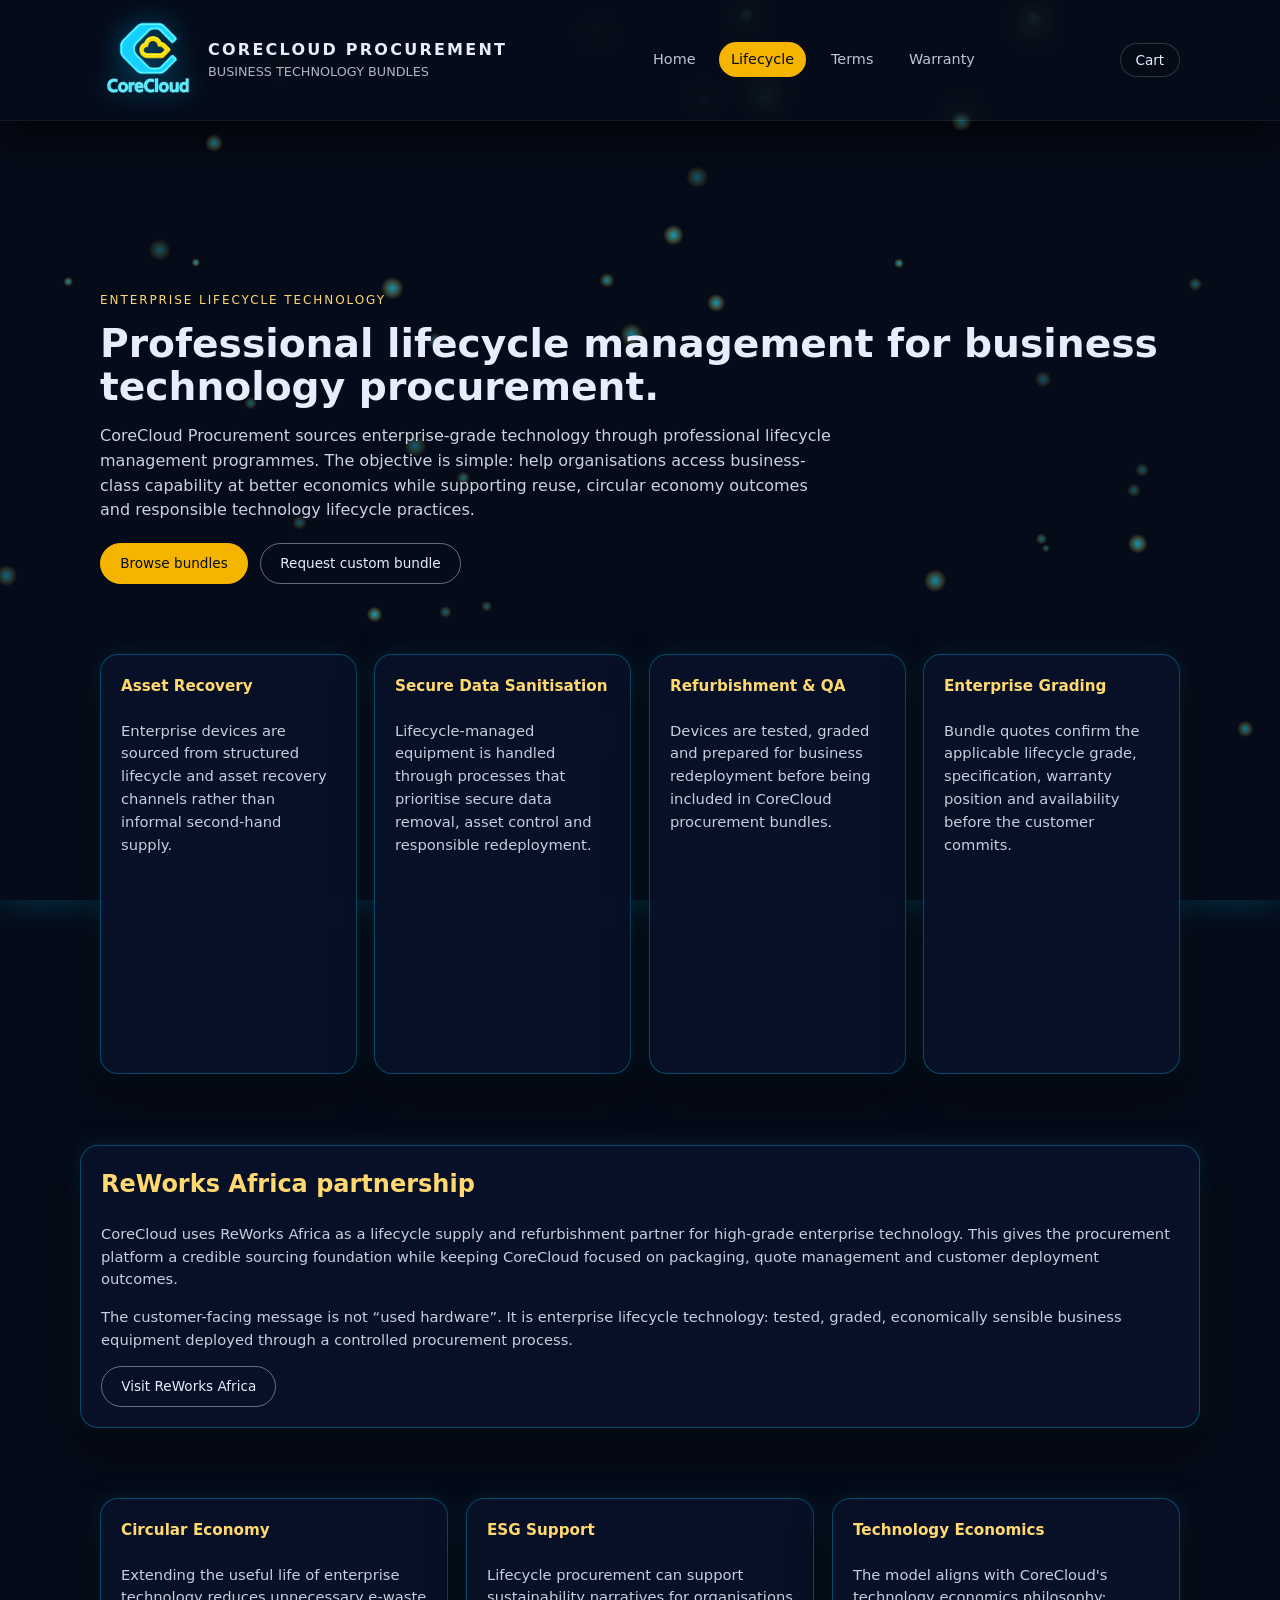
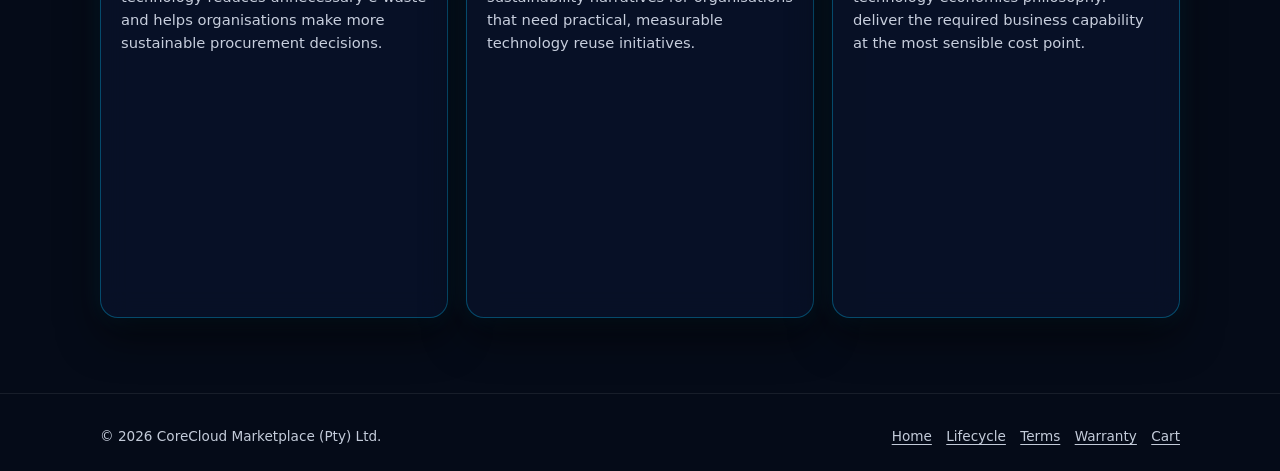
<file: lifecycle.html>
<!DOCTYPE html>
<html lang="en">
<head>
  <meta charset="UTF-8" />
  <meta name="viewport" content="width=device-width,initial-scale=1" />
  <title>Lifecycle Management — CoreCloud Procurement</title>
  <meta name="description" content="CoreCloud Procurement lifecycle management: enterprise refurbished technology, data sanitisation, quality assurance, circular economy and ReWorks Africa sourcing." />
  <link rel="canonical" href="https://www.corecloud-marketplace.com/lifecycle.html" />
  <link rel="stylesheet" href="assets/css/marketplace.css" />
  <link rel="icon" href="assets/images/corecloud-neon-logo.png" />
  <style>
    html,body{margin:0;padding:0;min-height:100%;font-family:system-ui,-apple-system,BlinkMacSystemFont,"Segoe UI",sans-serif;background:#050b18;color:#e6eefc;line-height:1.55;overflow-x:hidden;}a{color:inherit;text-decoration:none}.ccm-shell{width:100%;max-width:1120px;margin:0 auto;padding:0 1.25rem}.ccm-main{padding-top:135px}.ccm-header{position:fixed;top:0;left:0;right:0;z-index:20;backdrop-filter:blur(14px);background:rgba(5,11,24,.94);border-bottom:1px solid rgba(255,255,255,.06);box-shadow:0 18px 40px rgba(0,0,0,.55)}.ccm-header-inner{display:flex;align-items:center;justify-content:space-between;height:120px;gap:1.5rem}.ccm-brand{display:flex;align-items:center;gap:.75rem}.ccm-logo{height:96px;filter:drop-shadow(0 0 14px rgba(0,180,255,.45))}.ccm-brand-text{display:flex;flex-direction:column}.ccm-brand-title{font-weight:600;font-size:1rem}.ccm-brand-tagline{font-size:.8rem;color:rgba(230,238,252,.75)}.ccm-nav{display:flex;align-items:center;gap:.75rem}.ccm-nav-link{padding:.4rem .75rem;border-radius:999px;font-size:.9rem;opacity:.82}.ccm-nav-link:hover{opacity:1;background:rgba(255,255,255,.06)}.ccm-nav-link.is-active{background:#f5b400;color:#050b18;opacity:1}.ccm-cart-link{font-size:.85rem;padding:.35rem .9rem;border-radius:999px;border:1px solid rgba(255,255,255,.18);background:rgba(5,11,24,.8);display:inline-flex;align-items:center;gap:.55rem}.ccm-cart-ico{width:26px;height:26px;color:#f5b400}.badge{font-size:.75rem;text-transform:uppercase;letter-spacing:.16em;color:#ffd970;margin:0 0 .75rem}h1{font-size:2.45rem;line-height:1.1;margin:0 0 1rem}.subtitle{font-size:1rem;max-width:46rem;color:rgba(230,238,252,.88)}.ccm-section{padding:2.2rem 0}.panel,.product-card{border-radius:18px;padding:1.25rem;background:rgba(9,18,40,.88);border:1px solid rgba(0,198,255,.32);box-shadow:0 18px 40px rgba(0,0,0,.55),0 0 22px rgba(0,198,255,.12)}.grid{display:grid;grid-template-columns:repeat(auto-fit,minmax(250px,1fr));gap:1.1rem}.product-card h3,.panel h2{color:#ffd970;margin-top:0}.p-sub{font-size:.92rem;color:rgba(230,238,252,.86)}.ccm-btn{display:inline-flex;align-items:center;justify-content:center;padding:.55rem 1.2rem;border-radius:999px;border:1px solid transparent;font-size:.85rem}.ccm-btn.primary{background:#f5b400;color:#050b18;border-color:#f5b400}.ccm-btn.ghost{background:transparent;border-color:rgba(255,255,255,.4)}.ccm-footer{border-top:1px solid rgba(255,255,255,.08);background:#050712;padding:2rem 0 1.5rem;margin-top:2.5rem}#bgParticles{position:fixed;inset:0;width:100vw;height:100vh;z-index:0;pointer-events:none;filter:drop-shadow(0 0 18px rgba(0,198,255,.25));}body.has-particles .ccm-header,body.has-particles .ccm-main,body.has-particles .ccm-footer{position:relative;z-index:1;background:transparent;}@media(max-width:720px){.ccm-header{position:relative}.ccm-main{padding-top:1.25rem}.ccm-header-inner{height:auto;padding:.75rem 0;flex-wrap:wrap}.ccm-logo{height:72px}.ccm-nav{flex-wrap:wrap}}
  </style>
</head>
<body class="has-particles">
  <canvas id="bgParticles" aria-hidden="true"></canvas>
  <header class="ccm-header"><div class="ccm-shell ccm-header-inner"><a href="index.html" class="ccm-brand"><img src="assets/images/corecloud-neon-logo.png" alt="CoreCloud Procurement" class="ccm-logo" width="256" height="256" decoding="async"/><div class="ccm-brand-text"><span class="ccm-brand-title">CoreCloud Procurement</span><span class="ccm-brand-tagline">BUSINESS TECHNOLOGY BUNDLES</span></div></a><nav class="ccm-nav" aria-label="Main navigation"><a href="index.html" class="ccm-nav-link">Home</a><a href="lifecycle.html" class="ccm-nav-link is-active" aria-current="page">Lifecycle</a><a href="terms.html" class="ccm-nav-link">Terms</a><a href="warranty.html" class="ccm-nav-link">Warranty</a></nav><a href="cart.html" class="ccm-cart-link">Cart</a></div></header>
  <main class="ccm-main">
    <section class="ccm-section"><div class="ccm-shell"><p class="badge">Enterprise lifecycle technology</p><h1>Professional lifecycle management for business technology procurement.</h1><p class="subtitle">CoreCloud Procurement sources enterprise-grade technology through professional lifecycle management programmes. The objective is simple: help organisations access business-class capability at better economics while supporting reuse, circular economy outcomes and responsible technology lifecycle practices.</p><div style="display:flex;gap:.75rem;flex-wrap:wrap;margin-top:1.25rem"><a href="index.html#featured" class="ccm-btn primary">Browse bundles</a><a href="cart.html?custom=1" class="ccm-btn ghost">Request custom bundle</a></div></div></section>
    <section class="ccm-section"><div class="ccm-shell grid"><article class="product-card"><h3>Asset Recovery</h3><p class="p-sub">Enterprise devices are sourced from structured lifecycle and asset recovery channels rather than informal second-hand supply.</p></article><article class="product-card"><h3>Secure Data Sanitisation</h3><p class="p-sub">Lifecycle-managed equipment is handled through processes that prioritise secure data removal, asset control and responsible redeployment.</p></article><article class="product-card"><h3>Refurbishment & QA</h3><p class="p-sub">Devices are tested, graded and prepared for business redeployment before being included in CoreCloud procurement bundles.</p></article><article class="product-card"><h3>Enterprise Grading</h3><p class="p-sub">Bundle quotes confirm the applicable lifecycle grade, specification, warranty position and availability before the customer commits.</p></article></div></section>
    <section class="ccm-section"><div class="ccm-shell panel"><h2>ReWorks Africa partnership</h2><p class="p-sub">CoreCloud uses ReWorks Africa as a lifecycle supply and refurbishment partner for high-grade enterprise technology. This gives the procurement platform a credible sourcing foundation while keeping CoreCloud focused on packaging, quote management and customer deployment outcomes.</p><p class="p-sub">The customer-facing message is not “used hardware”. It is enterprise lifecycle technology: tested, graded, economically sensible business equipment deployed through a controlled procurement process.</p><a href="https://reworksafrica.co.za" class="ccm-btn ghost" target="_blank" rel="noopener">Visit ReWorks Africa</a></div></section>
    <section class="ccm-section"><div class="ccm-shell grid"><article class="product-card"><h3>Circular Economy</h3><p class="p-sub">Extending the useful life of enterprise technology reduces unnecessary e-waste and helps organisations make more sustainable procurement decisions.</p></article><article class="product-card"><h3>ESG Support</h3><p class="p-sub">Lifecycle procurement can support sustainability narratives for organisations that need practical, measurable technology reuse initiatives.</p></article><article class="product-card"><h3>Technology Economics</h3><p class="p-sub">The model aligns with CoreCloud's technology economics philosophy: deliver the required business capability at the most sensible cost point.</p></article></div></section>
  </main>
  <footer class="ccm-footer"><div class="ccm-shell" style="font-size:.85rem;opacity:.85;display:flex;flex-wrap:wrap;gap:1rem;align-items:center;justify-content:space-between"><div>© <span id="year"></span> CoreCloud Marketplace (Pty) Ltd.</div><div style="display:flex;gap:.9rem;flex-wrap:wrap"><a href="index.html" style="text-decoration:underline;text-underline-offset:3px">Home</a><a href="lifecycle.html" style="text-decoration:underline;text-underline-offset:3px">Lifecycle</a><a href="terms.html" style="text-decoration:underline;text-underline-offset:3px">Terms</a><a href="warranty.html" style="text-decoration:underline;text-underline-offset:3px">Warranty</a><a href="cart.html" style="text-decoration:underline;text-underline-offset:3px">Cart</a></div></div></footer><script>
    document.getElementById('year').textContent=new Date().getFullYear();

    (function(){
      const c = document.getElementById('bgParticles');
      if(!c) return;
      const ctx = c.getContext('2d');
      let w, h, dpr = window.devicePixelRatio || 1;

      function resize(){
        const bw = window.innerWidth, bh = window.innerHeight;
        c.style.width = bw + 'px';
        c.style.height = bh + 'px';
        c.width = Math.floor(bw * dpr);
        c.height = Math.floor(bh * dpr);
        ctx.setTransform(dpr,0,0,dpr,0,0);
        w = bw;
        h = bh;
      }

      resize();
      window.addEventListener('resize', resize);

      const COUNT = 46;
      const parts = Array.from({length: COUNT}).map(() => ({
        x: Math.random() * w,
        y: Math.random() * h,
        r: 1.2 + Math.random() * 2.4,
        vx: -0.22 + Math.random() * 0.44,
        vy: -0.22 + Math.random() * 0.44,
        o: 0.22 + Math.random() * 0.42
      }));

      function tick(){
        ctx.clearRect(0,0,w,h);
        for(const p of parts){
          p.x += p.vx;
          p.y += p.vy;
          if(p.x < -20) p.x = w + 10;
          if(p.x > w + 20) p.x = -10;
          if(p.y < -20) p.y = h + 10;
          if(p.y > h + 20) p.y = -10;

          const grad = ctx.createRadialGradient(p.x,p.y,0,p.x,p.y,p.r*4);
          grad.addColorStop(0, `rgba(0,198,255,${p.o+0.15})`);
          grad.addColorStop(0.8, 'rgba(255,210,63,0)');
          ctx.fillStyle = grad;
          ctx.beginPath();
          ctx.arc(p.x,p.y,p.r*4,0,Math.PI*2);
          ctx.fill();
        }
        requestAnimationFrame(tick);
      }
      tick();
    })();
  </script>
</body>
</html>
</file>
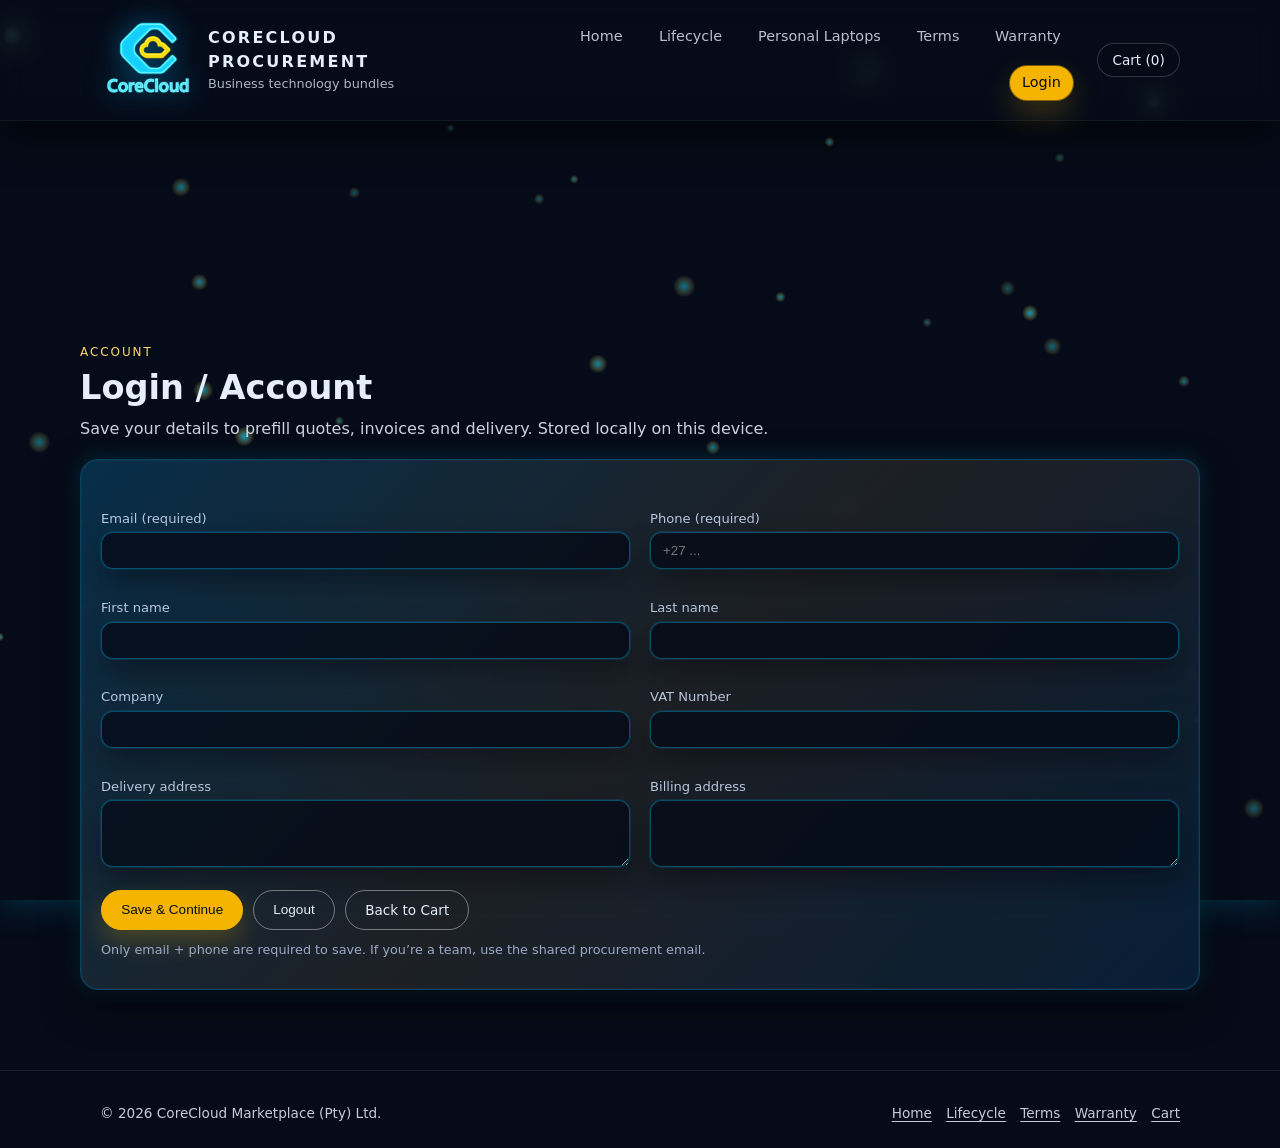
<file: login.html>
<!DOCTYPE html>
<html lang="en">
<head>
  <meta charset="UTF-8" />
  <meta name="viewport" content="width=device-width,initial-scale=1" />

  <title>Login / Account — CoreCloud Procurement</title>
  <meta name="description" content="Create or update your CoreCloud Procurement account to speed up quotes, invoices and delivery." />
  <meta name="theme-color" content="#050b18" />
  <link rel="canonical" href="https://www.corecloud-marketplace.com/login.html" />

  <!-- Social -->
  <meta property="og:type" content="website" />
  <meta property="og:site_name" content="CoreCloud Procurement" />
  <meta property="og:title" content="Login / Account — CoreCloud Procurement" />
  <meta property="og:description" content="Save your company and delivery details to fast-track quotes and orders." />
  <meta property="og:url" content="https://www.corecloud-marketplace.com/login.html" />
  <meta property="og:image" content="https://www.corecloud-marketplace.com/assets/images/corecloud-neon-logo.png" />
  <meta name="twitter:card" content="summary_large_image" />

  <!-- Assets -->
  <link rel="preload" href="assets/css/marketplace.css" as="style" />
  <link rel="stylesheet" href="assets/css/marketplace.css" />
  <link rel="preload" href="assets/images/corecloud-neon-logo.png" as="image" />
  <link rel="icon" href="assets/images/corecloud-neon-logo.png" />
  <script defer src="assets/js/auth.js"></script>

  <!-- Org schema -->
  <script type="application/ld+json">
  {
    "@context":"https://schema.org",
    "@type":"Organization",
    "name":"CoreCloud Marketplace (Pty) Ltd",
    "url":"https://access-mark.github.io/CoreCloud-Procurement-v2-Lead-Capture",
    "logo":"https://www.corecloud-marketplace.com/assets/images/corecloud-neon-logo.png",
    "sameAs":["https://www.linkedin.com/company/corecloudza/"]
  }
  </script>

  <style>
    html, body{ margin:0; padding:0; min-height:100%; }
    body{
      font-family: system-ui, -apple-system, BlinkMacSystemFont, "Segoe UI", sans-serif;
      background:#050b18;
      color:#e6eefc;
      line-height:1.5;
      position:relative;
      overflow-x:hidden;
    }
    a{ color:inherit; text-decoration:none; }
    .ccm-shell{ width:100%; max-width:1120px; margin:0 auto; padding:0 1.25rem; }
    .ccm-main{ padding-top:175px; }

    /* Header (match index) */
    .ccm-header{
      position:fixed; top:0; left:0; right:0; z-index:20;
      backdrop-filter:blur(14px);
      background:rgba(5,11,24,0.94);
      border-bottom:1px solid rgba(255,255,255,0.06);
      box-shadow:0 18px 40px rgba(0,0,0,0.55);
    }
    .ccm-header-inner{
      display:flex; align-items:center; justify-content:space-between;
      height:120px; column-gap:1.5rem;
    }
    .ccm-brand{ display:flex; align-items:center; gap:.75rem; }
    .ccm-logo{ height:96px; filter:drop-shadow(0 0 14px rgba(0,180,255,0.45)); }
    .ccm-brand-text{ display:flex; flex-direction:column; }
    .ccm-brand-title{ font-weight:600; font-size:1rem; }
    .ccm-brand-tagline{ font-size:.8rem; color:rgba(230,238,252,0.75); }

    .ccm-nav{ display:flex; align-items:center; gap:.75rem; }
    .ccm-nav-link{
      padding:.4rem .75rem; border-radius:999px; font-size:.9rem; opacity:.8;
      transition:background .16s ease, opacity .16s ease, transform .08s ease, box-shadow .16s ease;
    }
    .ccm-nav-link:hover{ opacity:1; background:rgba(255,255,255,0.06); transform:translateY(-1px); }
    .ccm-nav-link.is-active{
      background:#f5b400; color:#050b18; opacity:1;
      box-shadow:0 0 0 1px rgba(245,180,0,.45), 0 14px 30px rgba(245,180,0,.22);
    }

    .ccm-actions{ display:flex; align-items:center; gap:.75rem; }
    .ccm-cart-link{
      font-size:.85rem; padding:.35rem .9rem; border-radius:999px;
      border:1px solid rgba(255,255,255,0.18);
      background:rgba(5,11,24,0.8);
    }
    .ccm-burger{
      display:none; background:none; border:1px solid rgba(255,255,255,.4);
      color:#e6eefc; padding:.35rem .7rem; border-radius:999px;
      font-size:.8rem; cursor:pointer;
    }
    .ccm-burger span{ display:block; width:16px; height:1.6px; background:#e6eefc; margin:3px 0; }

    /* Page */
    .page-wrap{ padding:2.2rem 0 2.5rem; }
    .page-head{ margin-bottom:1.1rem; }
    .badge{ font-size:.75rem; text-transform:uppercase; letter-spacing:.16em; color:#ffd970; margin-bottom:.55rem; }
    h1{ font-size:2.1rem; line-height:1.1; margin:0 0 .65rem; }
    .subtitle{ font-size:1rem; max-width:48rem; color:rgba(230,238,252,0.88); margin:0; }

    .account-grid{
      display:grid;
      grid-template-columns:1fr 1fr;
      gap:1.25rem;
      margin-top:1.25rem;
    }

    .card{
      border-radius:18px;
      padding:1.25rem 1.25rem 1.1rem;
      background:rgba(9,18,40,0.88);
      border:1px solid rgba(0,198,255,0.28);
      box-shadow:
        0 16px 38px rgba(0,0,0,0.55),
        0 0 0 1px rgba(255,255,255,0.04) inset,
        0 0 22px rgba(0,198,255,0.18);
      backdrop-filter:blur(14px);
      position:relative;
      overflow:hidden;
    }
    .card:before{
      content:"";
      position:absolute; inset:-1px;
      border-radius:18px;
      pointer-events:none;
      background:linear-gradient(135deg, rgba(0,198,255,0.18), rgba(245,180,0,0.10), rgba(0,198,255,0.08));
      opacity:.9;
      mix-blend-mode:screen;
    }
    .card > *{ position:relative; z-index:1; }

    .field label{
      display:block;
      font-size:.82rem;
      color:rgba(200,214,240,.92);
      margin:.55rem 0 .25rem;
    }
    .field input, .field textarea{
      width:100%;
      padding:.62rem .75rem;
      border-radius:12px;
      border:1px solid rgba(0,198,255,.35);
      background:rgba(5,11,24,0.78);
      color:#e6eefc;
      outline:none;
      box-shadow:0 0 0 1px rgba(0,198,255,.12), 0 14px 30px rgba(0,0,0,.35);
    }
    .field input:focus, .field textarea:focus{
      box-shadow:0 0 0 1px rgba(0,198,255,.30), 0 0 24px rgba(0,198,255,.12), 0 18px 40px rgba(0,0,0,.55);
    }

    .hint{ font-size:.8rem; color:rgba(156,169,198,1); margin-top:.6rem; }

    .btn-row{ display:flex; gap:.6rem; flex-wrap:wrap; margin-top:1rem; }
    .ccm-btn{
      display:inline-flex; align-items:center; justify-content:center;
      padding:.55rem 1.2rem; border-radius:999px;
      border:1px solid transparent; font-size:.85rem; cursor:pointer;
      transition:background .16s ease, border-color .16s ease, transform .08s ease, box-shadow .16s ease;
      white-space:nowrap;
    }
    .ccm-btn.primary{
      background:#f5b400; color:#050b18; border-color:#f5b400;
      box-shadow:0 12px 24px rgba(245,180,0,.22);
    }
    .ccm-btn.primary:hover{ transform:translateY(-1px); box-shadow:0 18px 34px rgba(245,180,0,.26); }
    .ccm-btn.ghost{ background:transparent; border-color:rgba(255,255,255,0.4); color:#e6eefc; }
    .ccm-btn.ghost:hover{ background:rgba(255,255,255,0.06); box-shadow:0 0 0 1px rgba(0,198,255,.22), 0 16px 34px rgba(0,198,255,.12); }

    /* Footer */
    .ccm-footer{
      border-top:1px solid rgba(255,255,255,0.08);
      background:#050712;
      padding:2rem 0 1.5rem;
      margin-top:2.5rem;
    }

    /* Particles */
    #bgParticles{
      position:fixed; inset:0; width:100vw; height:100vh;
      z-index:0; pointer-events:none; filter:drop-shadow(0 0 18px rgba(0,198,255,.25));
    }
    body.has-particles .ccm-header,
    body.has-particles .ccm-main,
    body.has-particles .ccm-footer{ position:relative; z-index:1; background:transparent; }

    @media (max-width:880px){
      .account-grid{ grid-template-columns:1fr; }
    }
    @media (max-width:720px){
      .ccm-header-inner{ height:auto; padding:.75rem 0; }
      .ccm-logo{ height:72px; }
      .ccm-burger{ display:inline-flex; }
      .ccm-nav{ display:none; flex-direction:column; align-items:flex-start; margin-top:.75rem; width:100%; }
      .ccm-nav.open{
        display:flex;
        background:radial-gradient(circle at top, rgba(11,22,52,0.98), rgba(5,11,24,0.98));
        padding:.75rem .9rem;
        border-radius:18px;
        border:1px solid rgba(255,255,255,0.08);
        box-shadow:0 18px 40px rgba(0,0,0,0.8);
      }
      .ccm-main{ padding-top:220px; }
    }
  </style>
</head>

<body class="has-particles" id="top">
  <canvas id="bgParticles" aria-hidden="true"></canvas>

  <!-- HEADER -->
  <header class="ccm-header">
    <div class="ccm-shell ccm-header-inner">
      <a href="index.html" class="ccm-brand">
        <img src="assets/images/corecloud-neon-logo.png" alt="CoreCloud Procurement" class="ccm-logo" width="256" height="256" decoding="async" />
        <div class="ccm-brand-text">
          <span class="ccm-brand-title">CoreCloud Procurement</span>
          <span class="ccm-brand-tagline">Business technology bundles</span>
        </div>
      </a>

      <nav class="ccm-nav" aria-label="Main navigation">
        <a href="index.html" class="ccm-nav-link">Home</a>
        <a href="lifecycle.html" class="ccm-nav-link">Lifecycle</a>
        <a href="employee-purchase.html" class="ccm-nav-link">Personal Laptops</a>
        <a href="terms.html" class="ccm-nav-link">Terms</a>
        <a href="warranty.html" class="ccm-nav-link">Warranty</a>
        <a href="login.html" class="ccm-nav-link is-active" aria-current="page">Login</a>
      </nav>

      <div class="ccm-actions">
        <a href="cart.html" class="ccm-cart-link">Cart (<span id="ccmCartCount">0</span>)</a>
        <button class="ccm-burger" id="menuToggle" aria-label="Toggle navigation" aria-expanded="false">
          <span></span><span></span><span></span>
        </button>
      </div>
    </div>
  </header>

  <!-- MAIN -->
  <main class="ccm-main">
    <section class="ccm-shell page-wrap">
      <div class="page-head">
        <p class="badge">Account</p>
        <h1>Login / Account</h1>
        <p class="subtitle">Save your details to prefill quotes, invoices and delivery. Stored locally on this device.</p>
      </div>

      <form id="acctForm" class="card" novalidate>
        <div class="account-grid">
          <div class="field">
            <label for="email">Email (required)</label>
            <input type="email" id="email" inputmode="email" autocomplete="email" required />
          </div>
          <div class="field">
            <label for="phone">Phone (required)</label>
            <input type="tel" id="phone" placeholder="+27 ..." inputmode="tel" autocomplete="tel" required />
          </div>

          <div class="field">
            <label for="first_name">First name</label>
            <input type="text" id="first_name" autocomplete="given-name" />
          </div>
          <div class="field">
            <label for="last_name">Last name</label>
            <input type="text" id="last_name" autocomplete="family-name" />
          </div>

          <div class="field">
            <label for="company">Company</label>
            <input type="text" id="company" autocomplete="organization" />
          </div>
          <div class="field">
            <label for="vat">VAT Number</label>
            <input type="text" id="vat" />
          </div>

          <div class="field">
            <label for="delivery">Delivery address</label>
            <textarea id="delivery" rows="3" autocomplete="shipping street-address"></textarea>
          </div>
          <div class="field">
            <label for="billing">Billing address</label>
            <textarea id="billing" rows="3" autocomplete="billing street-address"></textarea>
          </div>
        </div>

        <div class="btn-row">
          <button type="submit" class="ccm-btn primary">Save & Continue</button>
          <button type="button" id="logoutBtn" class="ccm-btn ghost">Logout</button>
          <a href="cart.html" class="ccm-btn ghost">Back to Cart</a>
        </div>

        <p class="hint">Only email + phone are required to save. If you’re a team, use the shared procurement email.</p>
      </form>
    </section>
  </main>

 <!-- FOOTER -->
  <footer class="ccm-footer">
    <div class="ccm-shell" style="font-size:.85rem;opacity:.85;display:flex;flex-wrap:wrap;gap:1rem;align-items:center;justify-content:space-between;">
      <div>© <span id="year"></span> CoreCloud Marketplace (Pty) Ltd.</div>
      <div style="display:flex;gap:.9rem;flex-wrap:wrap;">
        <a href="index.html" style="text-decoration:underline;text-underline-offset:3px;">Home</a>
        <a href="lifecycle.html" style="text-decoration:underline;text-underline-offset:3px;">Lifecycle</a>
        <a href="terms.html" style="text-decoration:underline;text-underline-offset:3px;">Terms</a>
        <a href="warranty.html" style="text-decoration:underline;text-underline-offset:3px;">Warranty</a>
        <a href="cart.html" style="text-decoration:underline;text-underline-offset:3px;">Cart</a>
      </div>
    </div>
  </footer>

  <script>
    // Year
    document.getElementById('year').textContent = new Date().getFullYear();

    // Mobile nav toggle
    (function(){
      const toggle = document.getElementById('menuToggle');
      const nav = document.querySelector('.ccm-nav');
      if(!toggle || !nav) return;
      toggle.addEventListener('click', () => {
        const open = nav.classList.toggle('open');
        toggle.setAttribute('aria-expanded', String(open));
      });
    })();

    // Cart helpers (match other pages)
    function getCart(){
      try{ return JSON.parse(localStorage.getItem('ccm-cart') || '[]'); }
      catch(e){ return []; }
    }
    function updateCartCount(){
      const c = getCart();
      const span = document.getElementById('ccmCartCount');
      if(span) span.textContent = String(c.length);
    }
    updateCartCount();

    // Prefill if exists
    const u = (window.CCMAuth && window.CCMAuth.getUser) ? window.CCMAuth.getUser() : null;
    if(u){
      ['email','phone','first_name','last_name','company','vat','delivery','billing'].forEach(id=>{
        const el = document.getElementById(id);
        if(el && u[id] && !el.value) el.value = u[id];
      });
    }

    // Save profile
    document.getElementById('acctForm').addEventListener('submit', (e)=>{
      e.preventDefault();

      const emailEl = document.getElementById('email');
      const phoneEl = document.getElementById('phone');

      const user = {
        email: (emailEl.value || '').trim(),
        phone: (phoneEl.value || '').trim(),
        first_name: (document.getElementById('first_name').value||'').trim(),
        last_name: (document.getElementById('last_name').value||'').trim(),
        company: (document.getElementById('company').value||'').trim(),
        vat: (document.getElementById('vat').value||'').trim(),
        delivery: (document.getElementById('delivery').value||'').trim(),
        billing: (document.getElementById('billing').value||'').trim(),
        updated_at: new Date().toISOString()
      };

      if(!user.email || !user.phone){
        alert('Email and phone are required.');
        (user.email ? phoneEl : emailEl).focus();
        return;
      }

      if(window.CCMAuth && window.CCMAuth.setUser){
        window.CCMAuth.setUser(user);
      }else{
        try{ localStorage.setItem('ccm-user', JSON.stringify(user)); }catch(e){}
      }

      const from = new URLSearchParams(location.search).get('from');
      location.href = (from === 'cart') ? 'cart.html' : 'index.html';
    });

    // Logout
    document.getElementById('logoutBtn').addEventListener('click', ()=>{
      if(window.CCMAuth && window.CCMAuth.clearUser){
        window.CCMAuth.clearUser();
      }else{
        try{ localStorage.removeItem('ccm-user'); }catch(e){}
      }
      location.reload();
    });

    // Particles (same engine)
    (function(){
      const c = document.getElementById('bgParticles');
      if(!c) return;
      const ctx = c.getContext('2d');
      let w, h, dpr = window.devicePixelRatio || 1;

      function resize(){
        const bw = window.innerWidth, bh = window.innerHeight;
        c.style.width = bw+'px'; c.style.height = bh+'px';
        c.width = Math.floor(bw*dpr); c.height = Math.floor(bh*dpr);
        ctx.setTransform(dpr,0,0,dpr,0,0);
        w=bw; h=bh;
      }
      resize(); window.addEventListener('resize', resize);

      const COUNT = 46;
      const parts = Array.from({length:COUNT}).map(()=>({
        x: Math.random()*w, y: Math.random()*h,
        r: 1.2 + Math.random()*2.4,
        vx: -0.22 + Math.random()*0.44,
        vy: -0.22 + Math.random()*0.44,
        o: 0.22 + Math.random()*0.42
      }));

      function tick(){
        ctx.clearRect(0,0,w,h);
        for(const p of parts){
          p.x += p.vx; p.y += p.vy;
          if(p.x < -20) p.x = w+10;
          if(p.x > w+20) p.x = -10;
          if(p.y < -20) p.y = h+10;
          if(p.y > h+20) p.y = -10;

          const grad = ctx.createRadialGradient(p.x,p.y,0,p.x,p.y,p.r*4);
          grad.addColorStop(0, `rgba(0,198,255,${p.o+0.15})`);
          grad.addColorStop(0.8, `rgba(255,210,63,0)`);
          ctx.fillStyle = grad;
          ctx.beginPath();
          ctx.arc(p.x,p.y,p.r*4,0,Math.PI*2);
          ctx.fill();
        }
        requestAnimationFrame(tick);
      }
      tick();
    })();
  </script>
</body>
</html>
</file>
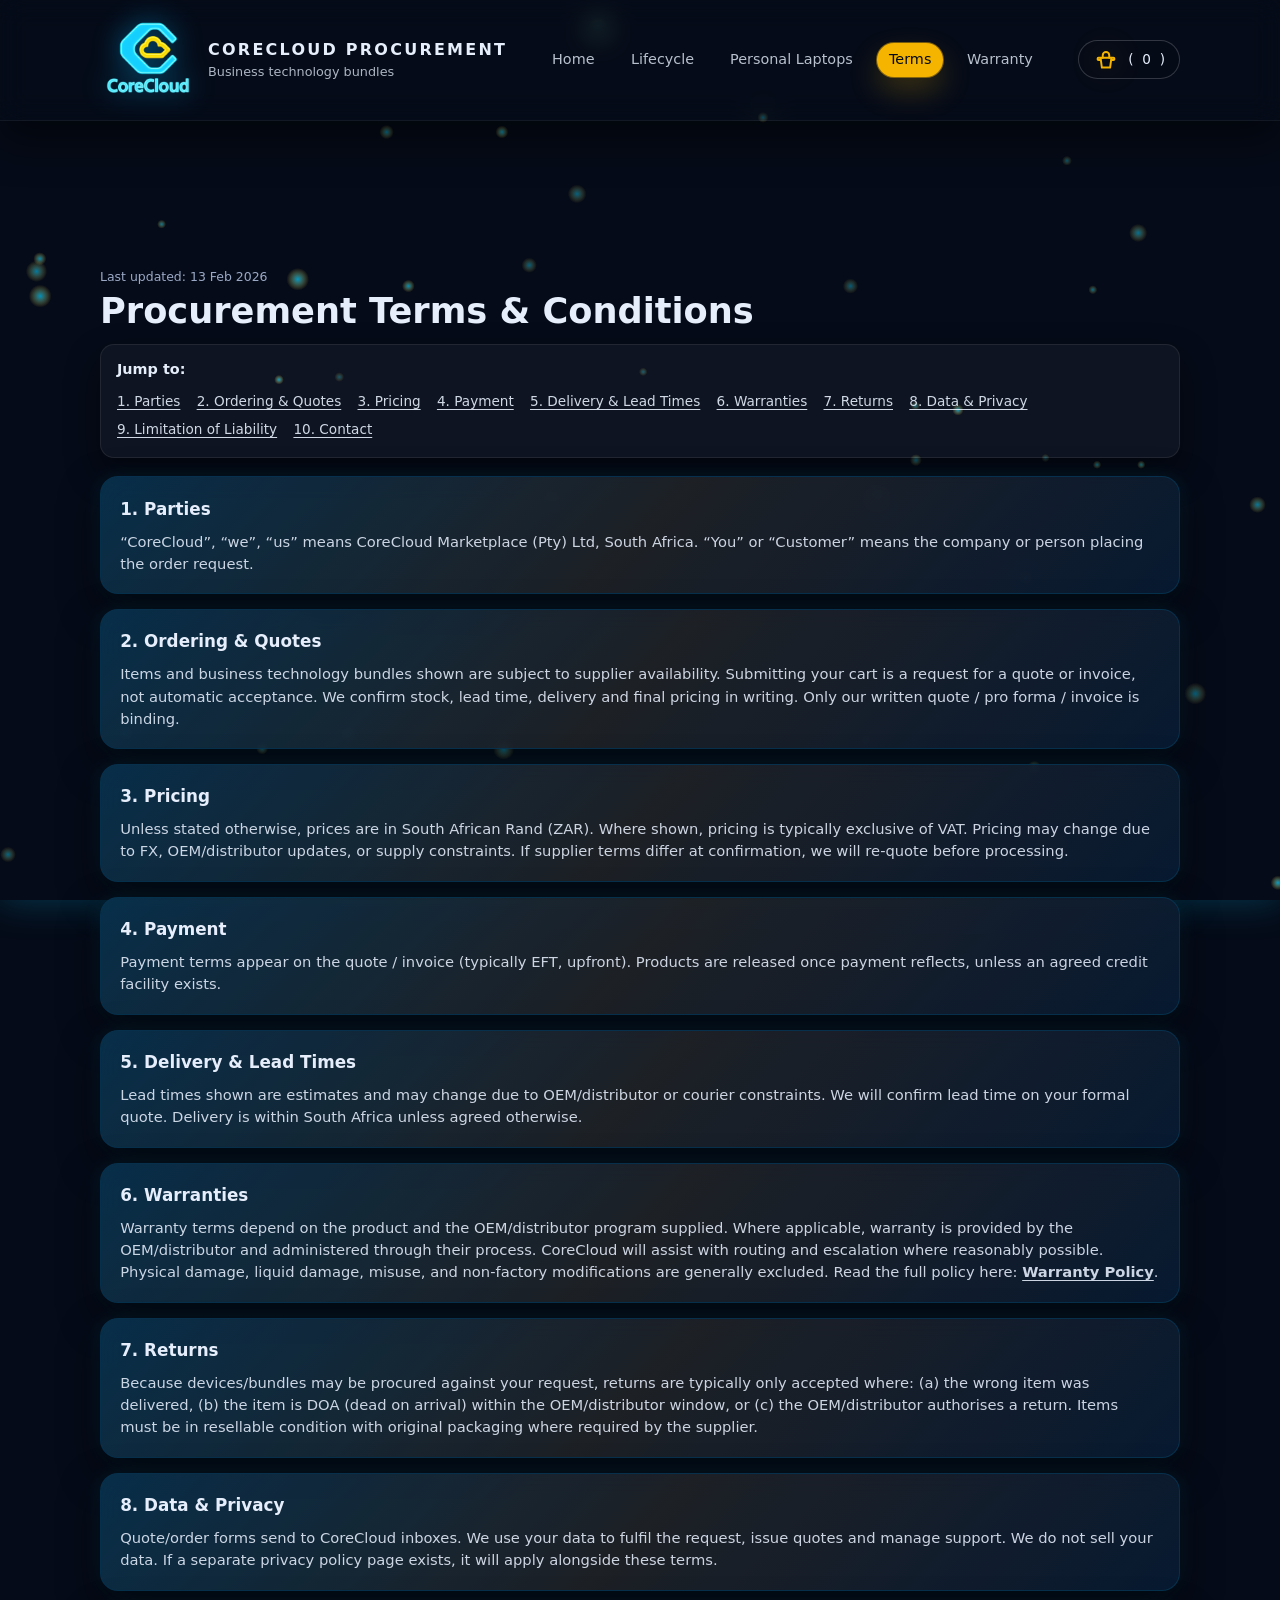
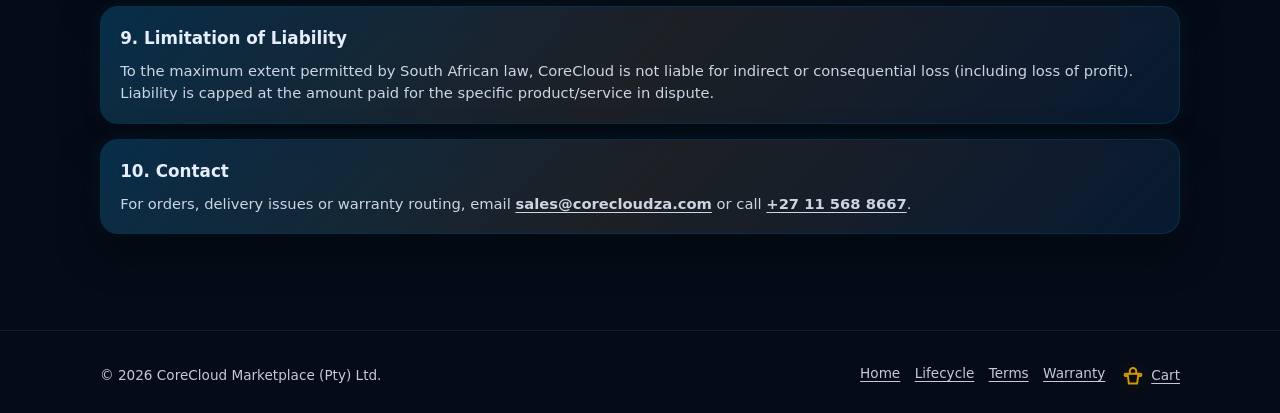
<file: terms.html>
<!DOCTYPE html>
<html lang="en">
<head>
  <!-- Meta -->
  <meta charset="UTF-8" />
  <meta name="viewport" content="width=device-width,initial-scale=1" />
  <title>Terms & Conditions — CoreCloud Procurement</title>
  <meta name="description" content="CoreCloud Procurement — ordering, pricing, delivery, warranty and returns terms for business technology bundles and business hardware in South Africa." />
  <meta name="theme-color" content="#050b18" />
  <link rel="canonical" href="https://www.corecloud-marketplace.com/terms.html" />
  <meta name="robots" content="index, follow" />

  <!-- Social -->
  <meta property="og:type" content="website" />
  <meta property="og:site_name" content="CoreCloud Procurement" />
  <meta property="og:title" content="Terms & Conditions — CoreCloud Procurement" />
  <meta property="og:description" content="Ordering, pricing, delivery, warranty and returns terms." />
  <meta property="og:url" content="https://www.corecloud-marketplace.com/terms.html" />
  <meta property="og:image" content="https://www.corecloud-marketplace.com/assets/images/corecloud-neon-logo.png" />
  <meta name="twitter:card" content="summary_large_image" />

  <!-- Assets -->
  <link rel="preload" href="assets/css/marketplace.css" as="style" />
  <link rel="stylesheet" href="assets/css/marketplace.css" />
  <link rel="preload" href="assets/images/corecloud-neon-logo.png" as="image" />
  <link rel="icon" href="assets/images/corecloud-neon-logo.png" />
  <script defer src="assets/js/auth.js"></script>

  <!-- Schema.org -->
  <script type="application/ld+json">
  {
    "@context":"https://schema.org",
    "@type":"TermsOfService",
    "name":"CoreCloud Procurement Terms",
    "url":"https://www.corecloud-marketplace.com/terms.html",
    "provider":{"@type":"Organization","name":"CoreCloud Marketplace (Pty) Ltd"},
    "inLanguage":"en-ZA",
    "dateModified":"2026-02-13"
  }
  </script>

  <style>
    html, body{ margin:0; padding:0; min-height:100%; }
    body{
      font-family: system-ui, -apple-system, BlinkMacSystemFont, "Segoe UI", sans-serif;
      background:#050b18;
      color:#e6eefc;
      line-height:1.5;
      position:relative;
      overflow-x:hidden;
    }
    a{ color:inherit; text-decoration:none; }
    .ccm-shell{ width:100%; max-width:1120px; margin:0 auto; padding:0 1.25rem; }

    /* ✅ FIX: Terms has NO banner, so reduce the top offset */
    .ccm-main{ padding-top:130px; }

    /* Match home header */
    .ccm-header{
      position:fixed; top:0; left:0; right:0; z-index:20;
      backdrop-filter:blur(14px);
      background:rgba(5,11,24,0.94);
      border-bottom:1px solid rgba(255,255,255,0.06);
      box-shadow:0 18px 40px rgba(0,0,0,0.55);
    }
    .ccm-header-inner{
      display:flex; align-items:center; justify-content:space-between;
      height:120px; column-gap:1.5rem;
    }
    .ccm-brand{ display:flex; align-items:center; gap:.75rem; }
    .ccm-logo{ height:96px; filter:drop-shadow(0 0 14px rgba(0,180,255,0.45)); }
    .ccm-brand-text{ display:flex; flex-direction:column; }
    .ccm-brand-title{ font-weight:600; font-size:1rem; }
    .ccm-brand-tagline{ font-size:.8rem; color:rgba(230,238,252,0.75); }

    .ccm-nav{ display:flex; align-items:center; gap:.75rem; }
    .ccm-nav-link{
      padding:.4rem .75rem; border-radius:999px; font-size:.9rem; opacity:.8;
      transition:background .16s ease, opacity .16s ease, transform .08s ease, box-shadow .16s ease;
    }
    .ccm-nav-link:hover{ opacity:1; background:rgba(255,255,255,0.06); transform:translateY(-1px); }
    .ccm-nav-link.is-active{
      background:#f5b400; color:#050b18; opacity:1;
      box-shadow:0 0 0 1px rgba(245,180,0,.45), 0 14px 30px rgba(245,180,0,.22);
    }

    .ccm-actions{ display:flex; align-items:center; gap:.75rem; }

    /* Update Cart link to match other pages (icon + spacing) */
    .ccm-cart-link{
      font-size:.85rem;
      padding:.35rem .9rem;
      border-radius:999px;
      border:1px solid rgba(255,255,255,0.18);
      background:rgba(5,11,24,0.8);
      display:inline-flex;
      align-items:center;
      gap:.55rem;
    }
    .ccm-cart-ico{
      width:26px; height:26px; display:inline-block;
      color:#f5b400;
      filter:drop-shadow(0 0 14px rgba(245,180,0,0.28));
    }

    .ccm-burger{
      display:none; background:none; border:1px solid rgba(255,255,255,.4);
      color:#e6eefc; padding:.35rem .7rem; border-radius:999px;
      font-size:.8rem; cursor:pointer;
    }
    .ccm-burger span{ display:block; width:16px; height:1.6px; background:#e6eefc; margin:3px 0; }

    /* Page blocks to match marketplace cards */
    .ccm-section{ padding:1.05rem 0 2.5rem; } /* slightly tighter top */
    .pd-block{
      border-radius:18px;
      padding:1.15rem 1.2rem;
      background:rgba(9,18,40,0.88);
      border:1px solid rgba(0,198,255,0.18);
      box-shadow:0 16px 38px rgba(0,0,0,0.55), 0 0 22px rgba(0,198,255,0.10);
      backdrop-filter:blur(14px);
      margin:.95rem 0;
      position:relative;
      overflow:hidden;
    }
    .pd-block:before{
      content:"";
      position:absolute; inset:-1px;
      border-radius:18px;
      pointer-events:none;
      background:linear-gradient(135deg, rgba(0,198,255,0.18), rgba(245,180,0,0.10), rgba(0,198,255,0.06));
      opacity:.9;
      mix-blend-mode:screen;
    }
    .pd-block > *{ position:relative; z-index:1; }
    .pd-block h3{ margin:.05rem 0 .55rem; font-size:1.05rem; }
    .small.muted{ font-size:.92rem; color:rgba(230,238,252,0.88); margin:0; }

    /* Tight page title spacing (remove excess space above title) */
    .page-title{
      font-size:2.2rem;
      line-height:1.12;
      margin:.2rem 0 .55rem; /* tight */
    }
    .last-upd{
      font-size:.78rem;
      color:rgba(156,169,198,1);
      margin:0 0 .25rem; /* tight */
    }

    /* TOC */
    .toc{
      background:rgba(255,255,255,.04);
      border:1px solid rgba(255,255,255,.08);
      border-radius:14px;
      padding:.9rem 1rem;
      margin:.85rem 0 1.15rem; /* slightly tighter */
      box-shadow:0 16px 34px rgba(0,0,0,0.45);
    }
    .toc a{
      display:inline-block;
      margin:.22rem .7rem .22rem 0;
      font-size:.85rem;
      opacity:.9;
      text-decoration:underline;
      text-underline-offset:3px;
    }

    /* Footer (lightweight, consistent tone) */
    .ccm-footer{
      border-top:1px solid rgba(255,255,255,0.08);
      background:#050712;
      padding:2rem 0 1.5rem;
      margin-top:2.5rem;
    }

    /* Particles + layering */
    #bgParticles{
      position:fixed; inset:0; width:100vw; height:100vh;
      z-index:0; pointer-events:none; filter:drop-shadow(0 0 18px rgba(0,198,255,.25));
    }
    body.has-particles .ccm-header,
    body.has-particles .ccm-main,
    body.has-particles .ccm-footer{ position:relative; z-index:1; background:transparent; }

    /* =======================
       FLOATING BASKET (match other pages)
       ======================= */
    .float-basket{
      position:fixed;
      right:18px;
      bottom:18px;
      z-index:50;
      display:none; /* shown via JS when cart has items */
    }
    .float-basket a{
      display:flex;
      align-items:center;
      gap:.6rem;
      border-radius:999px;
      padding:.62rem .85rem;
      background:rgba(9,18,40,0.92);
      border:1px solid rgba(0,198,255,0.42);
      box-shadow:0 18px 40px rgba(0,0,0,0.55), 0 0 22px rgba(0,198,255,0.14);
      backdrop-filter:blur(14px);
      transition:transform .10s ease, box-shadow .16s ease, border-color .16s ease, background .16s ease, opacity .16s ease;
      opacity:.96;
    }
    .float-basket a:hover{
      transform:translateY(-2px);
      border-color:rgba(0,198,255,0.65);
      box-shadow:0 22px 50px rgba(0,0,0,0.62), 0 0 26px rgba(0,198,255,0.18);
      opacity:1;
    }
    .fb-icon{
      width:42px; height:42px;
      border-radius:999px;
      display:grid; place-items:center;
      background:linear-gradient(135deg, rgba(245,180,0,0.30), rgba(245,180,0,0.12));
      border:1px solid rgba(255,255,255,0.10);
      box-shadow:0 0 18px rgba(245,180,0,0.18);
      color:#f5b400;
    }
    .fb-icon svg{ width:22px; height:22px; }
    .fb-text{ display:flex; flex-direction:column; line-height:1.05; }
    .fb-title{ font-size:.78rem; opacity:.92; }
    .fb-sub{ font-size:.72rem; color:rgba(230,238,252,0.78); }
    .fb-count{
      margin-left:.35rem;
      min-width:30px;
      height:30px;
      padding:0 .6rem;
      border-radius:999px;
      display:inline-flex; align-items:center; justify-content:center;
      background:linear-gradient(135deg,#f5b400,#ffd970);
      color:#050b18;
      font-weight:900;
      font-size:.8rem;
      box-shadow:0 12px 24px rgba(245,180,0,.22);
    }

    @media (max-width:720px){
      .ccm-header-inner{ height:auto; padding:.75rem 0; }
      .ccm-logo{ height:72px; }
      .ccm-burger{ display:inline-flex; }
      .ccm-nav{ display:none; flex-direction:column; align-items:flex-start; margin-top:.75rem; width:100%; }
      .ccm-nav.open{
        display:flex;
        background:radial-gradient(circle at top, rgba(11,22,52,0.98), rgba(5,11,24,0.98));
        padding:.75rem .9rem;
        border-radius:18px;
        border:1px solid rgba(255,255,255,0.08);
        box-shadow:0 18px 40px rgba(0,0,0,0.8);
      }

      /* ✅ FIX: reduce mobile offset too */
      .ccm-main{ padding-top:150px; }

      .float-basket{ right:14px; bottom:14px; }
      .float-basket a{ padding:.58rem .78rem; }
      .fb-text{ display:none; } /* compact on mobile */
    }

    @media print{
      .ccm-header,.ccm-footer,.ccm-burger,.float-basket{display:none!important}
      body{background:#fff;color:#000}
      a{color:#000;text-decoration:underline}
      .pd-block{ box-shadow:none; border:1px solid #ddd; }
      .pd-block:before{ display:none; }
    }
  </style>
</head>

<body class="has-particles" id="top">
  <canvas id="bgParticles" aria-hidden="true"></canvas>

  <!-- HEADER -->
  <header class="ccm-header">
    <div class="ccm-shell ccm-header-inner">
      <a href="index.html" class="ccm-brand">
        <img src="assets/images/corecloud-neon-logo.png" alt="CoreCloud Procurement" class="ccm-logo" width="256" height="256" decoding="async" />
        <div class="ccm-brand-text">
          <span class="ccm-brand-title">CoreCloud Procurement</span>
          <span class="ccm-brand-tagline">Business technology bundles</span>
        </div>
      </a>

      <nav class="ccm-nav" aria-label="Primary navigation">
        <a href="index.html" class="ccm-nav-link">Home</a>
        <a href="lifecycle.html" class="ccm-nav-link">Lifecycle</a>
        <a href="employee-purchase.html" class="ccm-nav-link">Personal Laptops</a>
        <a href="terms.html" class="ccm-nav-link is-active" aria-current="page">Terms</a>
        <a href="warranty.html" class="ccm-nav-link">Warranty</a>
      </nav>

      <div class="ccm-actions">
        <a href="cart.html" class="ccm-cart-link" aria-label="Basket">
          <svg class="ccm-cart-ico" viewBox="0 0 24 24" fill="none" aria-hidden="true">
            <path d="M7 10h10l-1.2 9H8.2L7 10Z" stroke="currentColor" stroke-width="1.8" stroke-linejoin="round"/>
            <path d="M9 10V7.6A3 3 0 0 1 12 4.6a3 3 0 0 1 3 3V10" stroke="currentColor" stroke-width="1.8" stroke-linecap="round"/>
            <path d="M6.4 10H5.2c-.6 0-1 .4-1 1v0c0 .6.4 1 1 1H6.6" stroke="currentColor" stroke-width="1.8" stroke-linecap="round"/>
            <path d="M17.4 10h1.4c.6 0 1 .4 1 1v0c0 .6-.4 1-1 1H17.2" stroke="currentColor" stroke-width="1.8" stroke-linecap="round"/>
          </svg>
          (<span id="ccmCartCount">0</span>)
        </a>

        <button class="ccm-burger" id="menuToggle" aria-label="Toggle navigation" aria-expanded="false">
          <span></span><span></span><span></span>
        </button>
      </div>
    </div>
  </header>

  <!-- FLOATING BASKET -->
  <div class="float-basket" id="floatBasket" aria-live="polite">
    <a href="cart.html" aria-label="Open basket">
      <span class="fb-icon" aria-hidden="true">
        <svg viewBox="0 0 24 24" fill="none" xmlns="http://www.w3.org/2000/svg">
          <path d="M7 10h10l-1.2 9H8.2L7 10Z" stroke="currentColor" stroke-width="1.9" stroke-linejoin="round"/>
          <path d="M9 10V7.6A3 3 0 0 1 12 4.6a3 3 0 0 1 3 3V10" stroke="currentColor" stroke-width="1.9" stroke-linecap="round"/>
          <path d="M6.4 10H5.2c-.6 0-1 .4-1 1v0c0 .6.4 1 1 1H6.6" stroke="currentColor" stroke-width="1.9" stroke-linecap="round"/>
          <path d="M17.4 10h1.4c.6 0 1 .4 1 1v0c0 .6-.4 1-1 1H17.2" stroke="currentColor" stroke-width="1.9" stroke-linecap="round"/>
        </svg>
      </span>
      <span class="fb-text">
        <span class="fb-title">Quote cart</span>
        <span class="fb-sub"><span id="fbCountText">0</span> bundles</span>
      </span>
      <span class="fb-count" id="fbCount">0</span>
    </a>
  </div>

  <!-- BODY -->
  <main class="ccm-main">
    <section class="ccm-section">
      <div class="ccm-shell">
        <p class="last-upd">Last updated: 13 Feb 2026</p>
        <h1 class="page-title">Procurement Terms & Conditions</h1>

        <nav class="toc" aria-label="On this page">
          <strong style="display:block;margin-bottom:.45rem;font-size:.9rem;">Jump to:</strong>
          <a href="#parties">1. Parties</a>
          <a href="#ordering">2. Ordering & Quotes</a>
          <a href="#pricing">3. Pricing</a>
          <a href="#payment">4. Payment</a>
          <a href="#delivery">5. Delivery & Lead Times</a>
          <a href="#warranties">6. Warranties</a>
          <a href="#returns">7. Returns</a>
          <a href="#privacy">8. Data & Privacy</a>
          <a href="#liability">9. Limitation of Liability</a>
          <a href="#contact">10. Contact</a>
        </nav>

        <div class="pd-block" id="parties">
          <h3>1. Parties</h3>
          <p class="small muted">“CoreCloud”, “we”, “us” means CoreCloud Marketplace (Pty) Ltd, South Africa. “You” or “Customer” means the company or person placing the order request.</p>
        </div>

        <div class="pd-block" id="ordering">
          <h3>2. Ordering & Quotes</h3>
          <p class="small muted">
            Items and business technology bundles shown are subject to supplier availability. Submitting your cart is a request for a quote or invoice, not automatic acceptance.
            We confirm stock, lead time, delivery and final pricing in writing. Only our written quote / pro forma / invoice is binding.
          </p>
        </div>

        <div class="pd-block" id="pricing">
          <h3>3. Pricing</h3>
          <p class="small muted">
            Unless stated otherwise, prices are in South African Rand (ZAR). Where shown, pricing is typically exclusive of VAT.
            Pricing may change due to FX, OEM/distributor updates, or supply constraints. If supplier terms differ at confirmation, we will re-quote before processing.
          </p>
        </div>

        <div class="pd-block" id="payment">
          <h3>4. Payment</h3>
          <p class="small muted">
            Payment terms appear on the quote / invoice (typically EFT, upfront). Products are released once payment reflects, unless an agreed credit facility exists.
          </p>
        </div>

        <div class="pd-block" id="delivery">
          <h3>5. Delivery & Lead Times</h3>
          <p class="small muted">
            Lead times shown are estimates and may change due to OEM/distributor or courier constraints. We will confirm lead time on your formal quote.
            Delivery is within South Africa unless agreed otherwise.
          </p>
        </div>

        <div class="pd-block" id="warranties">
          <h3>6. Warranties</h3>
          <p class="small muted">
            Warranty terms depend on the product and the OEM/distributor program supplied. Where applicable, warranty is provided by the OEM/distributor and administered through their process.
            CoreCloud will assist with routing and escalation where reasonably possible. Physical damage, liquid damage, misuse, and non-factory modifications are generally excluded.
            Read the full policy here: <a href="warranty.html" style="text-decoration:underline;text-underline-offset:3px;"><strong>Warranty Policy</strong></a>.
          </p>
        </div>

        <div class="pd-block" id="returns">
          <h3>7. Returns</h3>
          <p class="small muted">
            Because devices/bundles may be procured against your request, returns are typically only accepted where:
            (a) the wrong item was delivered, (b) the item is DOA (dead on arrival) within the OEM/distributor window, or (c) the OEM/distributor authorises a return.
            Items must be in resellable condition with original packaging where required by the supplier.
          </p>
        </div>

        <div class="pd-block" id="privacy">
          <h3>8. Data & Privacy</h3>
          <p class="small muted">
            Quote/order forms send to CoreCloud inboxes. We use your data to fulfil the request, issue quotes and manage support.
            We do not sell your data. If a separate privacy policy page exists, it will apply alongside these terms.
          </p>
        </div>

        <div class="pd-block" id="liability">
          <h3>9. Limitation of Liability</h3>
          <p class="small muted">
            To the maximum extent permitted by South African law, CoreCloud is not liable for indirect or consequential loss (including loss of profit).
            Liability is capped at the amount paid for the specific product/service in dispute.
          </p>
        </div>

        <div class="pd-block" id="contact">
          <h3>10. Contact</h3>
          <p class="small muted">
            For orders, delivery issues or warranty routing, email
            <a href="mailto:sales@corecloudza.com" style="text-decoration:underline;text-underline-offset:3px;"><strong>sales@corecloudza.com</strong></a>
            or call <a href="tel:+27115688667" style="text-decoration:underline;text-underline-offset:3px;"><strong>+27 11 568 8667</strong></a>.
          </p>
        </div>
      </div>
    </section>
  </main>

  <!-- FOOTER -->
  <footer class="ccm-footer">
    <div class="ccm-shell" style="font-size:.85rem;opacity:.85;display:flex;flex-wrap:wrap;gap:1rem;align-items:center;justify-content:space-between;">
      <div>© <span id="year"></span> CoreCloud Marketplace (Pty) Ltd.</div>
      <div style="display:flex;gap:.9rem;flex-wrap:wrap;">
        <a href="index.html" style="text-decoration:underline;text-underline-offset:3px;">Home</a>
        <a href="lifecycle.html" style="text-decoration:underline;text-underline-offset:3px;">Lifecycle</a>
        <a href="terms.html" style="text-decoration:underline;text-underline-offset:3px;">Terms</a>
        <a href="warranty.html" style="text-decoration:underline;text-underline-offset:3px;">Warranty</a>
        <a href="cart.html" style="text-decoration:underline;text-underline-offset:3px;display:inline-flex;align-items:center;gap:.35rem;">
          <svg class="ccm-cart-ico" viewBox="0 0 24 24" fill="none" aria-hidden="true">
            <path d="M7 10h10l-1.2 9H8.2L7 10Z" stroke="currentColor" stroke-width="1.8" stroke-linejoin="round"/>
            <path d="M9 10V7.6A3 3 0 0 1 12 4.6a3 3 0 0 1 3 3V10" stroke="currentColor" stroke-width="1.8" stroke-linecap="round"/>
            <path d="M6.4 10H5.2c-.6 0-1 .4-1 1v0c0 .6.4 1 1 1H6.6" stroke="currentColor" stroke-width="1.8" stroke-linecap="round"/>
            <path d="M17.4 10h1.4c.6 0 1 .4 1 1v0c0 .6-.4 1-1 1H17.2" stroke="currentColor" stroke-width="1.8" stroke-linecap="round"/>
          </svg>
          Cart
        </a>
      </div>
    </div>
  </footer>

  <script>
    // Year
    document.getElementById('year').textContent = new Date().getFullYear();

    // Mobile nav toggle
    (function(){
      const toggle = document.getElementById('menuToggle');
      const nav = document.querySelector('.ccm-nav');
      if(!toggle || !nav) return;
      toggle.addEventListener('click', () => {
        const open = nav.classList.toggle('open');
        toggle.setAttribute('aria-expanded', String(open));
      });
    })();

    // Cart helpers
    function getCart(){
      try{ return JSON.parse(localStorage.getItem('ccm-cart') || '[]'); }
      catch(e){ return []; }
    }
    function setCart(c){ localStorage.setItem('ccm-cart', JSON.stringify(c)); }

    function syncCartBadges(){
      const c = getCart();
      const count = c.length;

      // Header count
      const headSpan = document.getElementById('ccmCartCount');
      if(headSpan) headSpan.textContent = String(count);

      // Floating basket
      const fb = document.getElementById('floatBasket');
      const fbCount = document.getElementById('fbCount');
      const fbCountText = document.getElementById('fbCountText');

      if(fbCount) fbCount.textContent = String(count);
      if(fbCountText) fbCountText.textContent = String(count);

      if(fb){
        fb.style.display = count > 0 ? 'block' : 'none';
      }
    }
    syncCartBadges();

    // Particles (same engine as other marketplace pages)
    (function(){
      const c = document.getElementById('bgParticles');
      if(!c) return;
      const ctx = c.getContext('2d');
      let w, h, dpr = window.devicePixelRatio || 1;

      function resize(){
        const bw = window.innerWidth, bh = window.innerHeight;
        c.style.width = bw + 'px';
        c.style.height = bh + 'px';
        c.width = Math.floor(bw * dpr);
        c.height = Math.floor(bh * dpr);
        ctx.setTransform(dpr, 0, 0, dpr, 0, 0);
        w = bw; h = bh;
      }
      resize();
      window.addEventListener('resize', resize);

      const COUNT = 46; /* match home */
      const parts = Array.from({length: COUNT}).map(() => ({
        x: Math.random()*w,
        y: Math.random()*h,
        r: 1.2 + Math.random()*2.4,
        vx: -0.22 + Math.random()*0.44,
        vy: -0.22 + Math.random()*0.44,
        o: 0.22 + Math.random()*0.42
      }));

      function tick(){
        ctx.clearRect(0,0,w,h);
        for(const p of parts){
          p.x += p.vx; p.y += p.vy;
          if(p.x < -20) p.x = w+10;
          if(p.x > w+20) p.x = -10;
          if(p.y < -20) p.y = h+10;
          if(p.y > h+20) p.y = -10;

          const grad = ctx.createRadialGradient(p.x,p.y,0,p.x,p.y,p.r*4);
          grad.addColorStop(0, `rgba(0,198,255,${p.o+0.15})`);
          grad.addColorStop(0.8, `rgba(255,210,63,0)`);
          ctx.fillStyle = grad;
          ctx.beginPath();
          ctx.arc(p.x,p.y,p.r*4,0,Math.PI*2);
          ctx.fill();
        }
        requestAnimationFrame(tick);
      }
      tick();
    })();
  </script>
</body>
</html>
</file>
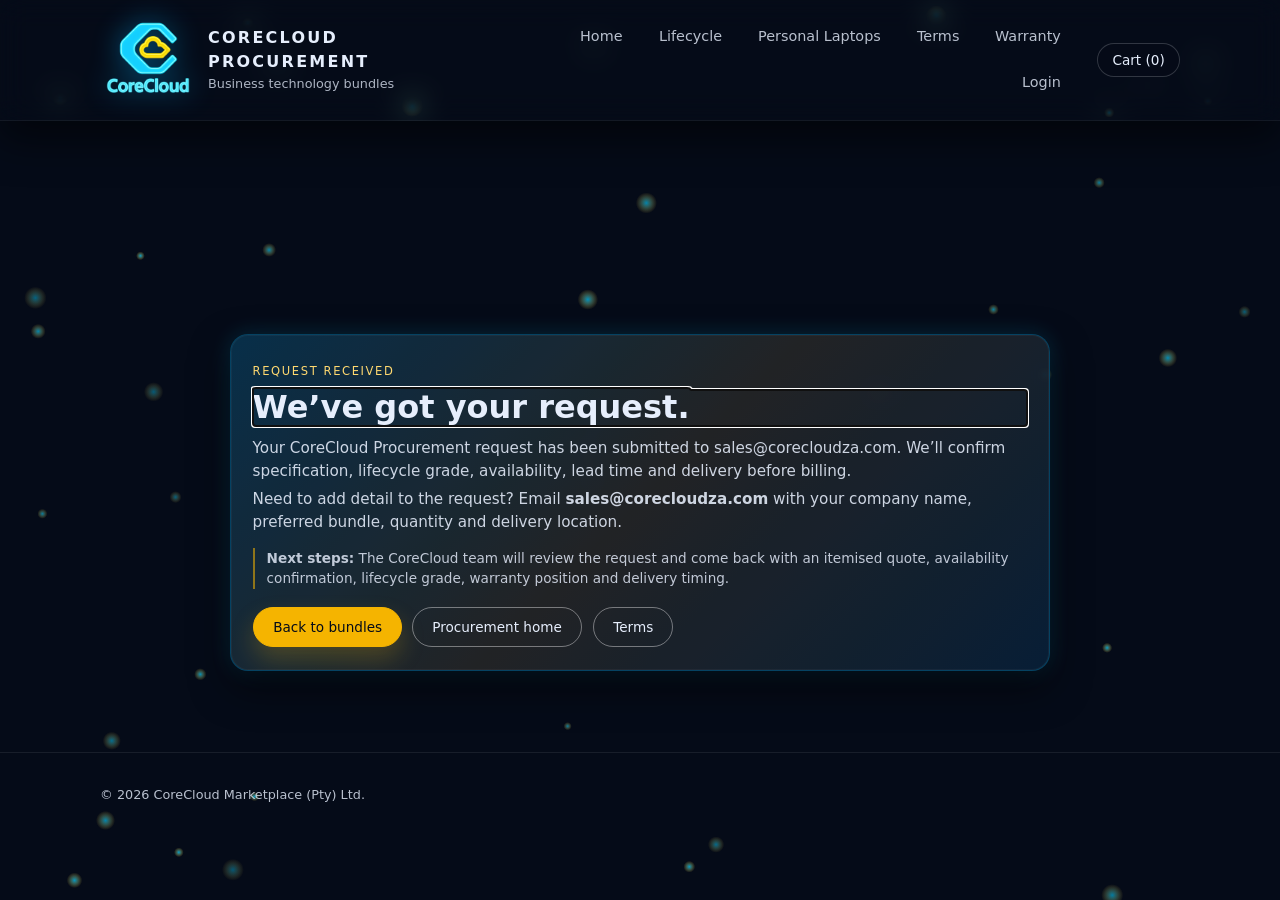
<file: thank-you.html>
<!DOCTYPE html>
<html lang="en">
<head>
  <meta charset="UTF-8" />
  <meta name="viewport" content="width=device-width,initial-scale=1" />

  <title>Thank you — CoreCloud Procurement</title>
  <meta name="description" content="CoreCloud Procurement quote received. We will confirm stock, lead time and delivery." />
  <meta name="theme-color" content="#050b18" />
  <meta name="robots" content="noindex, nofollow" />
  <link rel="canonical" href="https://www.corecloud-marketplace.com/thank-you.html" />

  <!-- Social -->
  <meta property="og:type" content="website" />
  <meta property="og:site_name" content="CoreCloud Procurement" />
  <meta property="og:title" content="Thank you — CoreCloud Procurement" />
  <meta property="og:description" content="We’ve received your request. We’ll confirm stock, lead time and delivery." />
  <meta property="og:url" content="https://www.corecloud-marketplace.com/thank-you.html" />
  <meta property="og:image" content="https://www.corecloud-marketplace.com/assets/images/corecloud-neon-logo.png" />
  <meta name="twitter:card" content="summary_large_image" />

  <!-- Assets -->
  <link rel="preload" href="assets/css/marketplace.css" as="style" />
  <link rel="preload" href="assets/images/corecloud-neon-logo.png" as="image" />
  <link rel="stylesheet" href="assets/css/marketplace.css" />
  <link rel="icon" href="assets/images/corecloud-neon-logo.png" />
  <script defer src="assets/js/auth.js"></script>

  <!-- Schema -->
  <script type="application/ld+json">
  {
    "@context":"https://schema.org",
    "@type":"WebPage",
    "name":"Thank you — CoreCloud Procurement",
    "url":"https://www.corecloud-marketplace.com/thank-you.html",
    "isPartOf":{"@type":"WebSite","name":"CoreCloud Procurement","url":"https://www.corecloud-marketplace.com/"},
    "dateModified":"2026-02-17"
  }
  </script>

  <style>
    html, body{ margin:0; padding:0; min-height:100%; }
    body{
      font-family: system-ui, -apple-system, BlinkMacSystemFont, "Segoe UI", sans-serif;
      background:#050b18;
      color:#e6eefc;
      line-height:1.5;
      position:relative;
      overflow-x:hidden;
    }
    a{ color:inherit; text-decoration:none; }
    .ccm-shell{ width:100%; max-width:1120px; margin:0 auto; padding:0 1.25rem; }
    .ccm-main{ padding-top:175px; }

    /* Header (match index/login) */
    .ccm-header{
      position:fixed; top:0; left:0; right:0; z-index:20;
      backdrop-filter:blur(14px);
      background:rgba(5,11,24,0.94);
      border-bottom:1px solid rgba(255,255,255,0.06);
      box-shadow:0 18px 40px rgba(0,0,0,0.55);
    }
    .ccm-header-inner{
      display:flex; align-items:center; justify-content:space-between;
      height:120px; column-gap:1.5rem;
    }
    .ccm-brand{ display:flex; align-items:center; gap:.75rem; }
    .ccm-logo{ height:96px; filter:drop-shadow(0 0 14px rgba(0,180,255,0.45)); }
    .ccm-brand-text{ display:flex; flex-direction:column; }
    .ccm-brand-title{ font-weight:600; font-size:1rem; }
    .ccm-brand-tagline{ font-size:.8rem; color:rgba(230,238,252,0.75); }

    .ccm-nav{ display:flex; align-items:center; gap:.75rem; }
    .ccm-nav-link{
      padding:.4rem .75rem; border-radius:999px; font-size:.9rem; opacity:.8;
      transition:background .16s ease, opacity .16s ease, transform .08s ease, box-shadow .16s ease;
    }
    .ccm-nav-link:hover{ opacity:1; background:rgba(255,255,255,0.06); transform:translateY(-1px); }

    .ccm-actions{ display:flex; align-items:center; gap:.75rem; }
    .ccm-cart-link{
      font-size:.85rem; padding:.35rem .9rem; border-radius:999px;
      border:1px solid rgba(255,255,255,0.18);
      background:rgba(5,11,24,0.8);
    }
    .ccm-burger{
      display:none; background:none; border:1px solid rgba(255,255,255,.4);
      color:#e6eefc; padding:.35rem .7rem; border-radius:999px;
      font-size:.8rem; cursor:pointer;
    }
    .ccm-burger span{ display:block; width:16px; height:1.6px; background:#e6eefc; margin:3px 0; }

    /* Thank you layout */
    .ty-wrap{ padding:2.4rem 0 2.6rem; }
    .ty-card{
      border-radius:18px;
      padding:1.4rem 1.35rem;
      background:rgba(9,18,40,0.88);
      border:1px solid rgba(0,198,255,0.28);
      box-shadow:
        0 16px 38px rgba(0,0,0,0.55),
        0 0 0 1px rgba(255,255,255,0.04) inset,
        0 0 22px rgba(0,198,255,0.18);
      backdrop-filter:blur(14px);
      position:relative;
      overflow:hidden;
      max-width:820px;
      margin:0 auto;
    }
    .ty-card:before{
      content:"";
      position:absolute; inset:-1px;
      border-radius:18px;
      pointer-events:none;
      background:linear-gradient(135deg, rgba(0,198,255,0.18), rgba(245,180,0,0.12), rgba(0,198,255,0.08));
      opacity:.9;
      mix-blend-mode:screen;
    }
    .ty-card > *{ position:relative; z-index:1; }

    .ty-badge{
      display:inline-block;
      font-size:.72rem;
      letter-spacing:.14em;
      text-transform:uppercase;
      color:#ffd970;
      margin-bottom:.65rem;
    }
    .ty-title{
      font-size:2rem;
      line-height:1.1;
      margin:0 0 .7rem;
    }
    .ty-meta{
      margin:.35rem 0;
      color:rgba(230,238,252,0.88);
      font-size:.95rem;
    }
    .ty-note{
      margin-top:.9rem;
      font-size:.85rem;
      color:rgba(230,238,252,0.82);
      border-left:2px solid rgba(245,180,0,.55);
      padding-left:.75rem;
    }

    .ty-actions{
      display:flex;
      gap:.65rem;
      flex-wrap:wrap;
      margin-top:1.15rem;
    }
    .ccm-btn{
      display:inline-flex; align-items:center; justify-content:center;
      padding:.55rem 1.2rem; border-radius:999px;
      border:1px solid transparent; font-size:.85rem; cursor:pointer;
      transition:background .16s ease, border-color .16s ease, transform .08s ease, box-shadow .16s ease;
      white-space:nowrap;
    }
    .ccm-btn.primary{
      background:#f5b400; color:#050b18; border-color:#f5b400;
      box-shadow:0 12px 24px rgba(245,180,0,.22);
    }
    .ccm-btn.primary:hover{ transform:translateY(-1px); box-shadow:0 18px 34px rgba(245,180,0,.26); }
    .ccm-btn.ghost{ background:transparent; border-color:rgba(255,255,255,0.4); color:#e6eefc; }
    .ccm-btn.ghost:hover{ background:rgba(255,255,255,0.06); box-shadow:0 0 0 1px rgba(0,198,255,.22), 0 16px 34px rgba(0,198,255,.12); }

    /* Footer */
    .ccm-footer{
      border-top:1px solid rgba(255,255,255,0.08);
      background:#050712;
      padding:2rem 0 1.5rem;
      margin-top:2.5rem;
    }

    /* Particles */
    #bgParticles{
      position:fixed; inset:0; width:100vw; height:100vh;
      z-index:0; pointer-events:none;
      filter:drop-shadow(0 0 18px rgba(0,198,255,.25));
    }
    body.has-particles .ccm-header,
    body.has-particles .ccm-main,
    body.has-particles .ccm-footer{
      position:relative; z-index:1; background:transparent;
    }

    @media (max-width:720px){
      .ccm-header-inner{ height:auto; padding:.75rem 0; }
      .ccm-logo{ height:72px; }
      .ccm-burger{ display:inline-flex; }
      .ccm-nav{ display:none; flex-direction:column; align-items:flex-start; margin-top:.75rem; width:100%; }
      .ccm-nav.open{
        display:flex;
        background:radial-gradient(circle at top, rgba(11,22,52,0.98), rgba(5,11,24,0.98));
        padding:.75rem .9rem;
        border-radius:18px;
        border:1px solid rgba(255,255,255,0.08);
        box-shadow:0 18px 40px rgba(0,0,0,0.8);
      }
      .ccm-main{ padding-top:220px; }
    }
  </style>
</head>

<body class="has-particles" id="top">
  <canvas id="bgParticles" aria-hidden="true"></canvas>

  <!-- HEADER -->
  <header class="ccm-header">
    <div class="ccm-shell ccm-header-inner">
      <a href="index.html" class="ccm-brand">
        <img src="assets/images/corecloud-neon-logo.png" alt="CoreCloud Procurement" class="ccm-logo" width="256" height="256" decoding="async" />
        <div class="ccm-brand-text">
          <span class="ccm-brand-title">CoreCloud Procurement</span>
          <span class="ccm-brand-tagline">Business technology bundles</span>
        </div>
      </a>

      <nav class="ccm-nav" aria-label="Main navigation">
        <a href="index.html" class="ccm-nav-link">Home</a>
        <a href="lifecycle.html" class="ccm-nav-link">Lifecycle</a>
        <a href="employee-purchase.html" class="ccm-nav-link">Personal Laptops</a>
        <a href="terms.html" class="ccm-nav-link">Terms</a>
        <a href="warranty.html" class="ccm-nav-link">Warranty</a>
        <a href="login.html" class="ccm-nav-link">Login</a>
      </nav>

      <div class="ccm-actions">
        <a href="cart.html" class="ccm-cart-link">Cart (<span id="ccmCartCount">0</span>)</a>
        <button class="ccm-burger" id="menuToggle" aria-label="Toggle navigation" aria-expanded="false">
          <span></span><span></span><span></span>
        </button>
      </div>
    </div>
  </header>

  <!-- BODY -->
  <main class="ccm-main">
    <section class="ccm-shell ty-wrap">
      <div class="ty-card" role="status" aria-live="polite">
        <div class="ty-badge">Request received</div>
        <h1 class="ty-title" tabindex="-1" id="tyTitle">We’ve got your request.</h1>

        <p class="ty-meta">
          Your CoreCloud Procurement request has been submitted to sales@corecloudza.com. We’ll confirm specification, lifecycle grade, availability, lead time and delivery before billing.
        </p>
        <p class="ty-meta">
          Need to add detail to the request? Email <strong><a href="mailto:sales@corecloudza.com">sales@corecloudza.com</a></strong> with your company name, preferred bundle, quantity and delivery location.
        </p>

        <div class="ty-note">
          <strong>Next steps:</strong> The CoreCloud team will review the request and come back with an itemised quote, availability confirmation, lifecycle grade, warranty position and delivery timing.
        </div>

        <div class="ty-actions">
          <a href="index.html#featured" class="ccm-btn primary">Back to bundles</a>
          <a href="index.html" class="ccm-btn ghost">Procurement home</a>
          <a href="terms.html" class="ccm-btn ghost">Terms</a>
        </div>
      </div>
    </section>
  </main>

  <!-- FOOTER -->
  <footer class="ccm-footer">
    <div class="ccm-shell" style="font-size:.8rem;opacity:.8;">
      © <span id="year"></span> CoreCloud Marketplace (Pty) Ltd.
    </div>
  </footer>

  <script>
    // Focus the H1 for accessibility after navigation
    (function(){
      const ty = document.getElementById('tyTitle');
      if(ty) ty.focus();
    })();

    // Year
    (function(){
      const y = document.getElementById('year');
      if(y) y.textContent = new Date().getFullYear();
    })();

    // Mobile nav
    (function(){
      const toggle = document.getElementById('menuToggle');
      const nav = document.querySelector('.ccm-nav');
      if(!toggle || !nav) return;
      toggle.addEventListener('click', () => {
        const open = nav.classList.toggle('open');
        toggle.setAttribute('aria-expanded', String(open));
      });
    })();

    // Clear cart on thank-you (post-submit landing) and update count
    (function(){
      try { localStorage.removeItem('ccm-cart'); } catch(e) {}
      const span = document.getElementById('ccmCartCount');
      if(span) span.textContent = '0';
    })();

    // Particles (same engine)
    (function(){
      const c = document.getElementById('bgParticles');
      if(!c) return;
      const ctx = c.getContext('2d');
      let w, h, dpr = window.devicePixelRatio || 1;

      function resize(){
        const bw = window.innerWidth, bh = window.innerHeight;
        c.style.width = bw+'px'; c.style.height = bh+'px';
        c.width = Math.floor(bw*dpr); c.height = Math.floor(bh*dpr);
        ctx.setTransform(dpr,0,0,dpr,0,0);
        w=bw; h=bh;
      }
      resize(); window.addEventListener('resize', resize);

      const COUNT = 46;
      const parts = Array.from({length:COUNT}).map(()=>({
        x: Math.random()*w, y: Math.random()*h,
        r: 1.2 + Math.random()*2.4,
        vx: -0.22 + Math.random()*0.44,
        vy: -0.22 + Math.random()*0.44,
        o: 0.22 + Math.random()*0.42
      }));

      function tick(){
        ctx.clearRect(0,0,w,h);
        for(const p of parts){
          p.x += p.vx; p.y += p.vy;
          if(p.x < -20) p.x = w+10;
          if(p.x > w+20) p.x = -10;
          if(p.y < -20) p.y = h+10;
          if(p.y > h+20) p.y = -10;

          const grad = ctx.createRadialGradient(p.x,p.y,0,p.x,p.y,p.r*4);
          grad.addColorStop(0, `rgba(0,198,255,${p.o+0.15})`);
          grad.addColorStop(0.8, `rgba(255,210,63,0)`);
          ctx.fillStyle = grad;
          ctx.beginPath();
          ctx.arc(p.x,p.y,p.r*4,0,Math.PI*2);
          ctx.fill();
        }
        requestAnimationFrame(tick);
      }
      tick();
    })();
  </script>
</body>
</html>
</file>
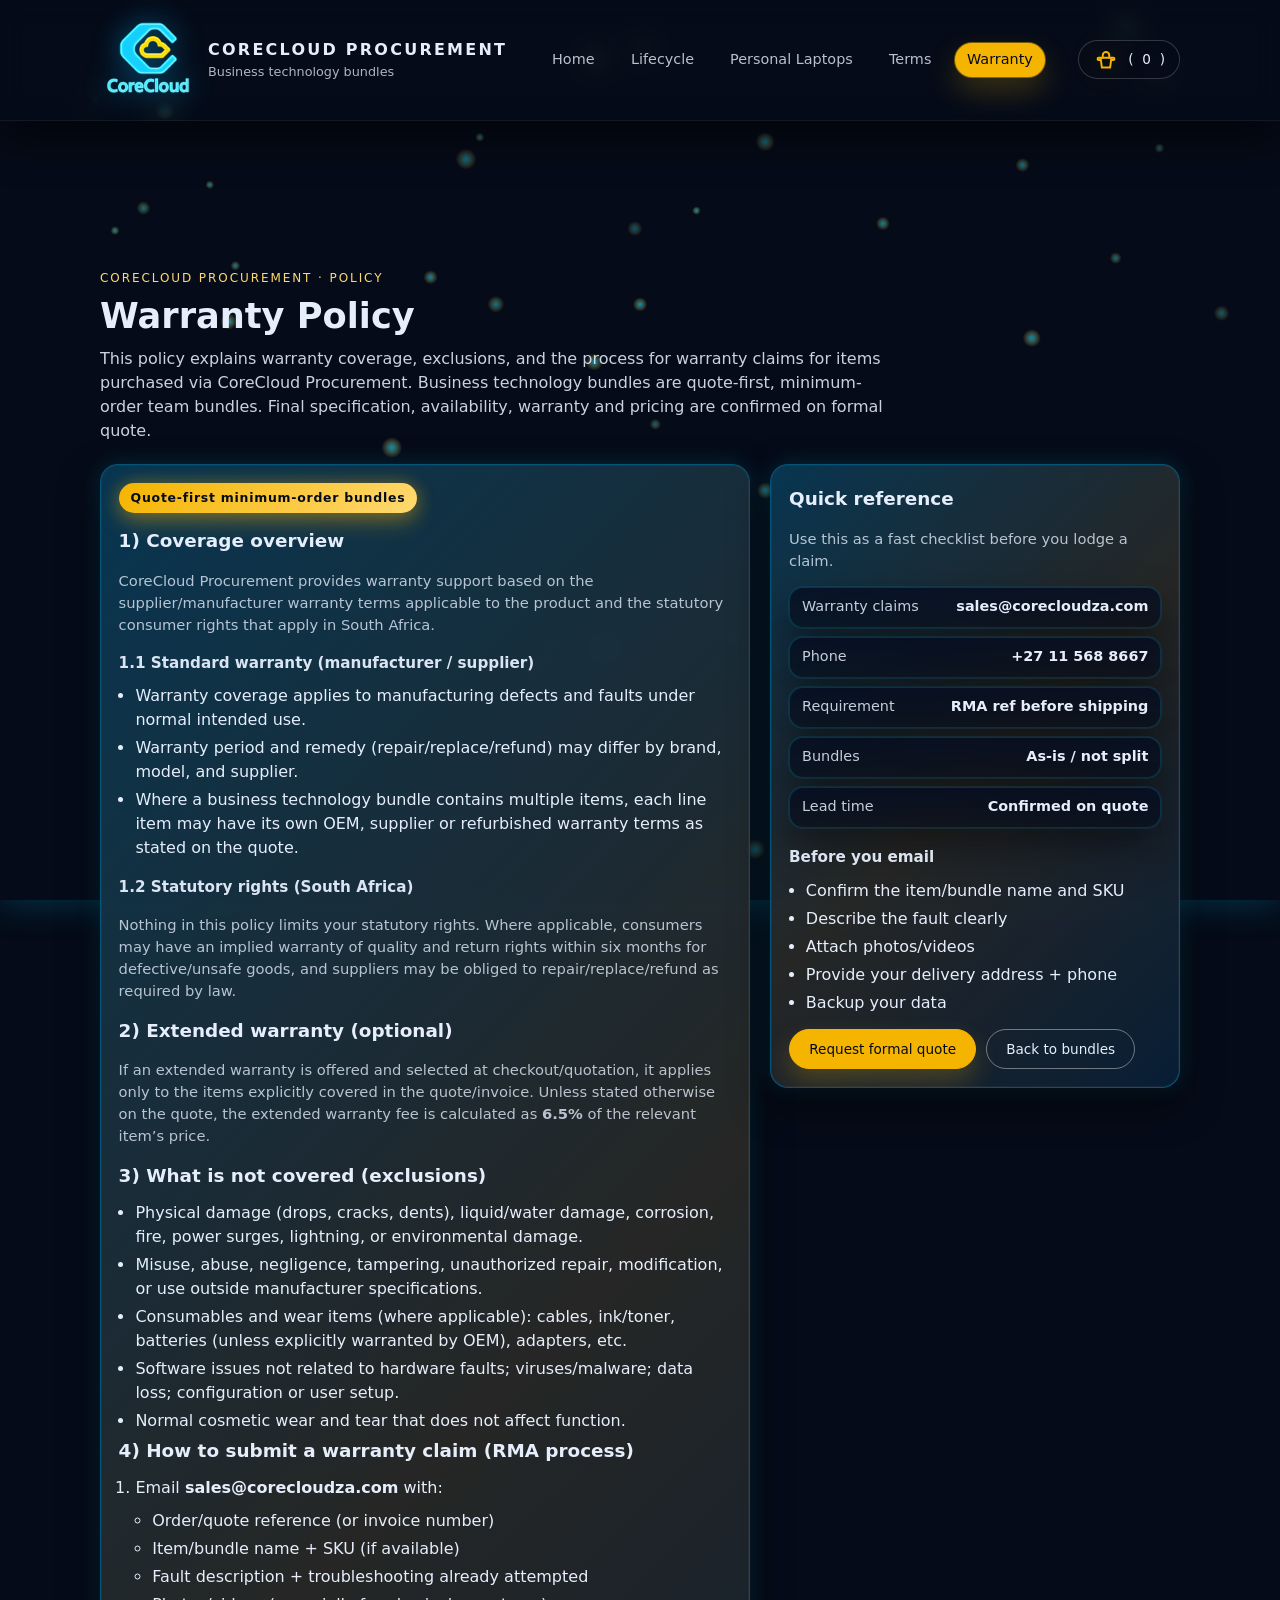
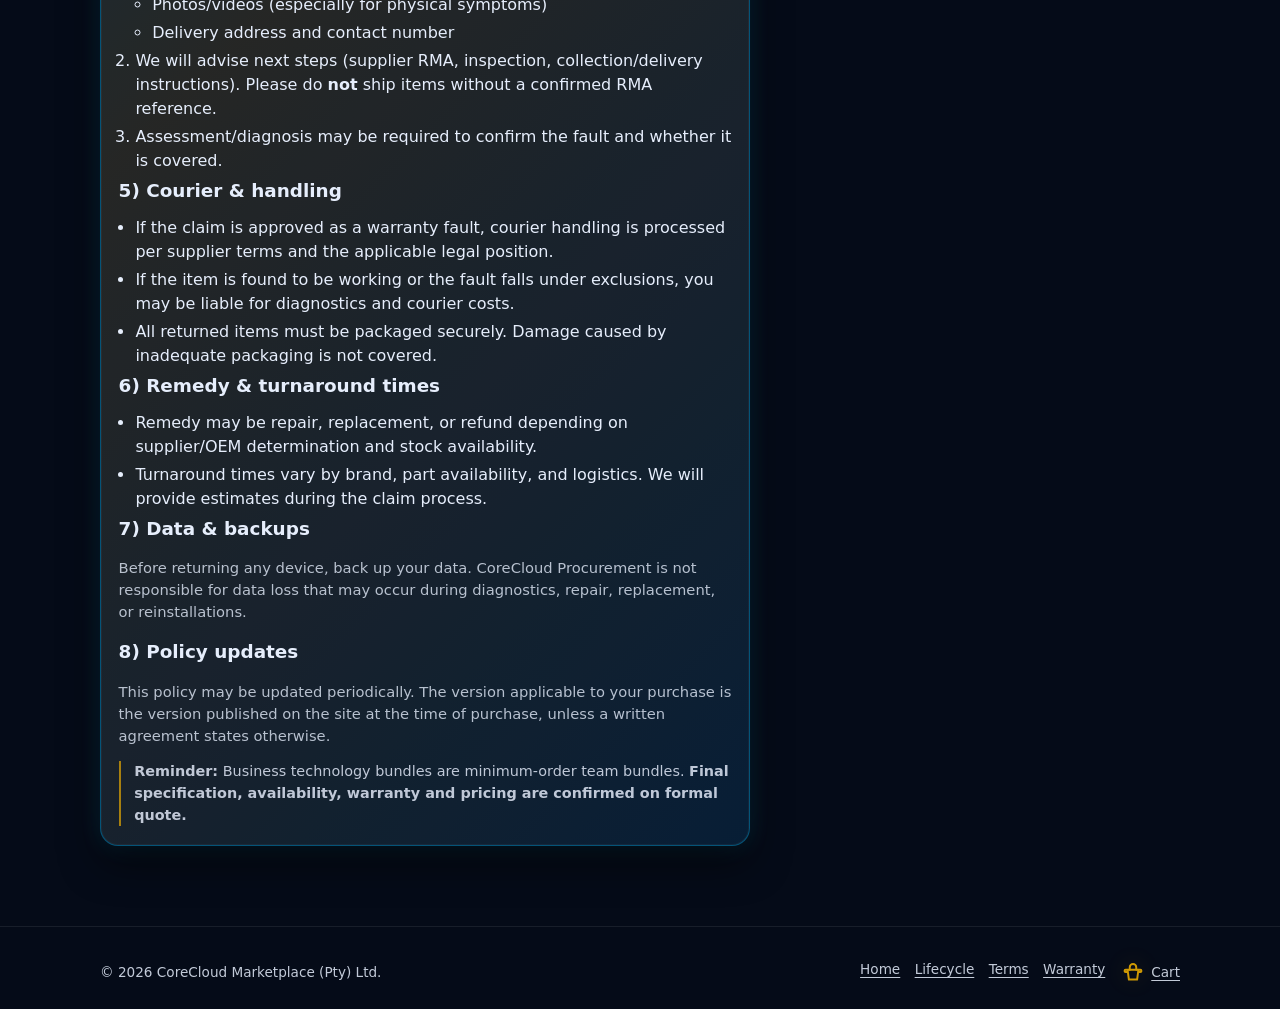
<file: warranty.html>
<!DOCTYPE html>
<html lang="en">
<head>
  <meta charset="UTF-8" />
  <meta name="viewport" content="width=device-width,initial-scale=1" />

  <title>Warranty Policy — CoreCloud Procurement</title>
  <meta name="description" content="CoreCloud Procurement warranty policy for business technology bundles and business hardware. Claims, exclusions, process, and statutory rights." />

  <link rel="preload" href="assets/css/marketplace.css" as="style" />
  <link rel="stylesheet" href="assets/css/marketplace.css" />
  <link rel="preload" href="assets/images/corecloud-neon-logo.png" as="image" />
  <link rel="icon" href="assets/images/corecloud-neon-logo.png" />
  <script defer src="assets/js/auth.js"></script>

  <link rel="canonical" href="https://www.corecloud-marketplace.com/warranty.html" />
  <meta name="robots" content="index, follow" />
  <meta name="theme-color" content="#050b18" />

  <style>
    html, body{ margin:0; padding:0; min-height:100%; }
    body{
      font-family: system-ui, -apple-system, BlinkMacSystemFont, "Segoe UI", sans-serif;
      background:#050b18;
      color:#e6eefc;
      line-height:1.5;
      position:relative;
      overflow-x:hidden;
    }
    a{ color:inherit; text-decoration:none; }
    .ccm-shell{ width:100%; max-width:1120px; margin:0 auto; padding:0 1.25rem; }

    /* ✅ FIX: Warranty has NO banner, so reduce top offset (removes big gap above title) */
    .ccm-main{ padding-top:130px; }

    /* Header (match home) */
    .ccm-header{
      position:fixed; top:0; left:0; right:0; z-index:20;
      backdrop-filter:blur(14px);
      background:rgba(5,11,24,0.94);
      border-bottom:1px solid rgba(255,255,255,0.06);
      box-shadow:0 18px 40px rgba(0,0,0,0.55);
    }
    .ccm-header-inner{
      display:flex; align-items:center; justify-content:space-between;
      height:120px; column-gap:1.5rem;
    }
    .ccm-brand{ display:flex; align-items:center; gap:.75rem; }
    .ccm-logo{ height:96px; filter:drop-shadow(0 0 14px rgba(0,180,255,0.45)); }
    .ccm-brand-text{ display:flex; flex-direction:column; }
    .ccm-brand-title{ font-weight:600; font-size:1rem; }
    .ccm-brand-tagline{ font-size:.8rem; color:rgba(230,238,252,0.75); }

    .ccm-nav{ display:flex; align-items:center; gap:.75rem; }
    .ccm-nav-link{
      padding:.4rem .75rem; border-radius:999px; font-size:.9rem; opacity:.8;
      transition:background .16s ease, opacity .16s ease, transform .08s ease, box-shadow .16s ease;
    }
    .ccm-nav-link:hover{ opacity:1; background:rgba(255,255,255,0.06); transform:translateY(-1px); }
    .ccm-nav-link.is-active{
      background:#f5b400; color:#050b18; opacity:1;
      box-shadow:0 0 0 1px rgba(245,180,0,.45), 0 14px 30px rgba(245,180,0,.22);
    }

    .ccm-actions{ display:flex; align-items:center; gap:.75rem; }

    /* ✅ Match other pages: cart icon + yellow */
    .ccm-cart-link{
      font-size:.85rem;
      padding:.35rem .9rem;
      border-radius:999px;
      border:1px solid rgba(255,255,255,0.18);
      background:rgba(5,11,24,0.8);
      display:inline-flex;
      align-items:center;
      gap:.55rem;
    }
    .ccm-cart-ico{
      width:26px; height:26px; display:inline-block;
      color:#f5b400;
      filter:drop-shadow(0 0 14px rgba(245,180,0,0.28));
    }

    .ccm-burger{
      display:none; background:none; border:1px solid rgba(255,255,255,.4);
      color:#e6eefc; padding:.35rem .7rem; border-radius:999px;
      font-size:.8rem; cursor:pointer;
    }
    .ccm-burger span{ display:block; width:16px; height:1.6px; background:#e6eefc; margin:3px 0; }

    /* Page */
    .ccm-section{ padding:1.15rem 0 2.5rem; } /* tighter top */
    .badge{
      font-size:.75rem; text-transform:uppercase; letter-spacing:.16em;
      color:#ffd970; margin:0 0 .55rem; /* tighter */
    }
    h1{ font-size:2.2rem; line-height:1.12; margin:0 0 .7rem; } /* tighter */
    .subtitle{ font-size:1rem; max-width:50rem; color:rgba(230,238,252,0.88); margin:0; }

    .policy-grid{
      display:grid;
      grid-template-columns:minmax(0,1.35fr) minmax(0,.85fr);
      gap:1.25rem;
      margin-top:1.35rem;
      align-items:start;
    }

    .card{
      border-radius:18px;
      padding:1.1rem 1.1rem 1.15rem;
      background:rgba(9,18,40,0.88);
      border:1px solid rgba(0,198,255,0.38);
      box-shadow:
        0 16px 38px rgba(0,0,0,0.55),
        0 0 0 1px rgba(255,255,255,0.04) inset,
        0 0 22px rgba(0,198,255,0.18);
      backdrop-filter:blur(14px);
      position:relative;
      overflow:hidden;
    }
    .card:before{
      content:"";
      position:absolute; inset:-1px;
      border-radius:18px;
      pointer-events:none;
      background:linear-gradient(135deg, rgba(0,198,255,0.22), rgba(245,180,0,0.14), rgba(0,198,255,0.08));
      opacity:.9;
      mix-blend-mode:screen;
    }
    .card > *{ position:relative; z-index:1; }

    .card h2{ font-size:1.15rem; margin:.15rem 0 .7rem; }
    .card h3{ font-size:.95rem; margin:1rem 0 .5rem; color:rgba(230,238,252,0.95); }
    .muted{ color:rgba(230,238,252,0.78); font-size:.92rem; }
    .list{ margin:.6rem 0 0; padding-left:1.05rem; }
    .list li{ margin:.25rem 0; }

    .pill-note{
      display:inline-flex; align-items:center; gap:.45rem;
      padding:.35rem .75rem;
      border-radius:999px;
      font-size:.78rem;
      font-weight:700;
      letter-spacing:.06em;
      color:#050b18;
      background:linear-gradient(135deg,#f5b400,#ffd970);
      box-shadow:0 10px 22px rgba(245,180,0,0.28), 0 0 18px rgba(245,180,0,0.35);
    }

    .callout{
      margin-top:.85rem;
      border-left:2px solid rgba(245,180,0,.65);
      padding-left:.85rem;
      color:rgba(230,238,252,0.82);
      font-size:.9rem;
    }

    .kv{
      display:grid;
      grid-template-columns: 1fr;
      gap:.55rem;
      margin-top:.75rem;
      font-size:.9rem;
    }
    .kv .row{
      display:flex; justify-content:space-between; gap:.75rem;
      padding:.55rem .75rem;
      border-radius:14px;
      background:linear-gradient(180deg, rgba(6,14,34,.86), rgba(5,11,24,.62));
      border:1px solid rgba(0,198,255,.18);
      box-shadow:0 0 0 1px rgba(0,198,255,.10), 0 18px 40px rgba(0,0,0,.45);
    }
    .kv .k{ opacity:.85; }
    .kv .v{ font-weight:700; }

    .ccm-btn{
      display:inline-flex; align-items:center; justify-content:center;
      padding:.55rem 1.2rem; border-radius:999px;
      border:1px solid transparent; font-size:.85rem; cursor:pointer;
      transition:background .16s ease, border-color .16s ease, transform .08s ease, box-shadow .16s ease;
      white-space:nowrap;
    }
    .ccm-btn.primary{
      background:#f5b400; color:#050b18; border-color:#f5b400;
      box-shadow:0 12px 24px rgba(245,180,0,.22);
    }
    .ccm-btn.primary:hover{ transform:translateY(-1px); box-shadow:0 18px 34px rgba(245,180,0,.26); }
    .ccm-btn.ghost{ background:transparent; border-color:rgba(255,255,255,0.4); }
    .ccm-btn.ghost:hover{
      background:rgba(255,255,255,0.06);
      box-shadow:0 0 0 1px rgba(0,198,255,.22), 0 16px 34px rgba(0,198,255,.12);
    }
    .cta-row{ display:flex; gap:.6rem; flex-wrap:wrap; margin-top:.9rem; }

    .ccm-footer{
      border-top:1px solid rgba(255,255,255,0.08);
      background:#050712;
      padding:2rem 0 1.5rem;
      margin-top:2.5rem;
    }

    /* Particles */
    #bgParticles{
      position:fixed; inset:0; width:100vw; height:100vh;
      z-index:0; pointer-events:none;
      filter:drop-shadow(0 0 18px rgba(0,198,255,.25));
    }
    body.has-particles .ccm-header,
    body.has-particles .ccm-main,
    body.has-particles .ccm-footer{ position:relative; z-index:1; background:transparent; }

    /* =======================
       FLOATING BASKET (same as other pages)
       ======================= */
    .float-basket{
      position:fixed;
      right:18px;
      bottom:18px;
      z-index:50;
      display:none; /* shown via JS when cart has items */
    }
    .float-basket a{
      display:flex;
      align-items:center;
      gap:.6rem;
      border-radius:999px;
      padding:.62rem .85rem;
      background:rgba(9,18,40,0.92);
      border:1px solid rgba(0,198,255,0.42);
      box-shadow:0 18px 40px rgba(0,0,0,0.55), 0 0 22px rgba(0,198,255,0.14);
      backdrop-filter:blur(14px);
      transition:transform .10s ease, box-shadow .16s ease, border-color .16s ease, background .16s ease, opacity .16s ease;
      opacity:.96;
    }
    .float-basket a:hover{
      transform:translateY(-2px);
      border-color:rgba(0,198,255,0.65);
      box-shadow:0 22px 50px rgba(0,0,0,0.62), 0 0 26px rgba(0,198,255,0.18);
      opacity:1;
    }
    .fb-icon{
      width:42px; height:42px;
      border-radius:999px;
      display:grid; place-items:center;
      background:linear-gradient(135deg, rgba(245,180,0,0.30), rgba(245,180,0,0.12));
      border:1px solid rgba(255,255,255,0.10);
      box-shadow:0 0 18px rgba(245,180,0,0.18);
      color:#f5b400;
    }
    .fb-icon svg{ width:22px; height:22px; }
    .fb-text{ display:flex; flex-direction:column; line-height:1.05; }
    .fb-title{ font-size:.78rem; opacity:.92; }
    .fb-sub{ font-size:.72rem; color:rgba(230,238,252,0.78); }
    .fb-count{
      margin-left:.35rem;
      min-width:30px;
      height:30px;
      padding:0 .6rem;
      border-radius:999px;
      display:inline-flex; align-items:center; justify-content:center;
      background:linear-gradient(135deg,#f5b400,#ffd970);
      color:#050b18;
      font-weight:900;
      font-size:.8rem;
      box-shadow:0 12px 24px rgba(245,180,0,.22);
    }

    @media (max-width:880px){
      .policy-grid{ grid-template-columns:1fr; }
    }
    @media (max-width:720px){
      .ccm-header-inner{ height:auto; padding:.75rem 0; }
      .ccm-logo{ height:72px; }
      .ccm-burger{ display:inline-flex; }
      .ccm-nav{ display:none; flex-direction:column; align-items:flex-start; margin-top:.75rem; width:100%; }
      .ccm-nav.open{
        display:flex;
        background:radial-gradient(circle at top, rgba(11,22,52,0.98), rgba(5,11,24,0.98));
        padding:.75rem .9rem;
        border-radius:18px;
        border:1px solid rgba(255,255,255,0.08);
        box-shadow:0 18px 40px rgba(0,0,0,0.8);
      }

      /* ✅ FIX mobile gap too */
      .ccm-main{ padding-top:150px; }

      .float-basket{ right:14px; bottom:14px; }
      .float-basket a{ padding:.58rem .78rem; }
      .fb-text{ display:none; } /* compact on mobile */
    }
  </style>
</head>

<body class="has-particles">
  <canvas id="bgParticles" aria-hidden="true"></canvas>

  <header class="ccm-header">
    <div class="ccm-shell ccm-header-inner">
      <a href="index.html" class="ccm-brand">
        <img src="assets/images/corecloud-neon-logo.png" alt="CoreCloud Procurement" class="ccm-logo" width="256" height="256" decoding="async" />
        <div class="ccm-brand-text">
          <span class="ccm-brand-title">CoreCloud Procurement</span>
          <span class="ccm-brand-tagline">Business technology bundles</span>
        </div>
      </a>

      <nav class="ccm-nav" aria-label="Main navigation">
        <a href="index.html" class="ccm-nav-link">Home</a>
        <a href="lifecycle.html" class="ccm-nav-link">Lifecycle</a>
        <a href="employee-purchase.html" class="ccm-nav-link">Personal Laptops</a>
        <a href="terms.html" class="ccm-nav-link">Terms</a>
        <a href="warranty.html" class="ccm-nav-link is-active" aria-current="page">Warranty</a>
      </nav>

      <div class="ccm-actions">
        <a href="cart.html" class="ccm-cart-link" aria-label="Basket">
          <svg class="ccm-cart-ico" viewBox="0 0 24 24" fill="none" aria-hidden="true">
            <path d="M7 10h10l-1.2 9H8.2L7 10Z" stroke="currentColor" stroke-width="1.8" stroke-linejoin="round"/>
            <path d="M9 10V7.6A3 3 0 0 1 12 4.6a3 3 0 0 1 3 3V10" stroke="currentColor" stroke-width="1.8" stroke-linecap="round"/>
            <path d="M6.4 10H5.2c-.6 0-1 .4-1 1v0c0 .6.4 1 1 1H6.6" stroke="currentColor" stroke-width="1.8" stroke-linecap="round"/>
            <path d="M17.4 10h1.4c.6 0 1 .4 1 1v0c0 .6-.4 1-1 1H17.2" stroke="currentColor" stroke-width="1.8" stroke-linecap="round"/>
          </svg>
          (<span id="ccmCartCount">0</span>)
        </a>

        <button class="ccm-burger" id="menuToggle" aria-label="Toggle navigation" aria-expanded="false">
          <span></span><span></span><span></span>
        </button>
      </div>
    </div>
  </header>

  <!-- FLOATING BASKET -->
  <div class="float-basket" id="floatBasket" aria-live="polite">
    <a href="cart.html" aria-label="Open basket">
      <span class="fb-icon" aria-hidden="true">
        <svg viewBox="0 0 24 24" fill="none" xmlns="http://www.w3.org/2000/svg">
          <path d="M7 10h10l-1.2 9H8.2L7 10Z" stroke="currentColor" stroke-width="1.9" stroke-linejoin="round"/>
          <path d="M9 10V7.6A3 3 0 0 1 12 4.6a3 3 0 0 1 3 3V10" stroke="currentColor" stroke-width="1.9" stroke-linecap="round"/>
          <path d="M6.4 10H5.2c-.6 0-1 .4-1 1v0c0 .6.4 1 1 1H6.6" stroke="currentColor" stroke-width="1.9" stroke-linecap="round"/>
          <path d="M17.4 10h1.4c.6 0 1 .4 1 1v0c0 .6-.4 1-1 1H17.2" stroke="currentColor" stroke-width="1.9" stroke-linecap="round"/>
        </svg>
      </span>
      <span class="fb-text">
        <span class="fb-title">Quote cart</span>
        <span class="fb-sub"><span id="fbCountText">0</span> bundles</span>
      </span>
      <span class="fb-count" id="fbCount">0</span>
    </a>
  </div>

  <main class="ccm-main">
    <section class="ccm-section" id="top">
      <div class="ccm-shell">
        <p class="badge">CoreCloud Procurement · Policy</p>
        <h1>Warranty Policy</h1>
        <p class="subtitle">
          This policy explains warranty coverage, exclusions, and the process for warranty claims for items purchased via CoreCloud Procurement.
          Business technology bundles are quote-first, minimum-order team bundles. Final specification, availability, warranty and pricing are confirmed on formal quote.
        </p>

        <div class="policy-grid">
          <!-- Main content -->
          <article class="card">
            <div class="pill-note">Quote-first minimum-order bundles</div>

            <h2 style="margin-top:.9rem;">1) Coverage overview</h2>
            <p class="muted">
              CoreCloud Procurement provides warranty support based on the supplier/manufacturer warranty terms applicable to the product and
              the statutory consumer rights that apply in South Africa.
            </p>

            <h3>1.1 Standard warranty (manufacturer / supplier)</h3>
            <ul class="list">
              <li>Warranty coverage applies to manufacturing defects and faults under normal intended use.</li>
              <li>Warranty period and remedy (repair/replace/refund) may differ by brand, model, and supplier.</li>
              <li>Where a business technology bundle contains multiple items, each line item may have its own OEM, supplier or refurbished warranty terms as stated on the quote.</li>
            </ul>

            <h3>1.2 Statutory rights (South Africa)</h3>
            <p class="muted">
              Nothing in this policy limits your statutory rights. Where applicable, consumers may have an implied warranty of quality and
              return rights within six months for defective/unsafe goods, and suppliers may be obliged to repair/replace/refund as required by law.
            </p>

            <h2>2) Extended warranty (optional)</h2>
            <p class="muted">
              If an extended warranty is offered and selected at checkout/quotation, it applies only to the items explicitly covered in the quote/invoice.
              Unless stated otherwise on the quote, the extended warranty fee is calculated as <strong>6.5%</strong> of the relevant item’s price.
            </p>

            <h2>3) What is not covered (exclusions)</h2>
            <ul class="list">
              <li>Physical damage (drops, cracks, dents), liquid/water damage, corrosion, fire, power surges, lightning, or environmental damage.</li>
              <li>Misuse, abuse, negligence, tampering, unauthorized repair, modification, or use outside manufacturer specifications.</li>
              <li>Consumables and wear items (where applicable): cables, ink/toner, batteries (unless explicitly warranted by OEM), adapters, etc.</li>
              <li>Software issues not related to hardware faults; viruses/malware; data loss; configuration or user setup.</li>
              <li>Normal cosmetic wear and tear that does not affect function.</li>
            </ul>

            <h2>4) How to submit a warranty claim (RMA process)</h2>
            <ol class="list">
              <li>
                Email <strong>sales@corecloudza.com</strong> with:
                <ul class="list">
                  <li>Order/quote reference (or invoice number)</li>
                  <li>Item/bundle name + SKU (if available)</li>
                  <li>Fault description + troubleshooting already attempted</li>
                  <li>Photos/videos (especially for physical symptoms)</li>
                  <li>Delivery address and contact number</li>
                </ul>
              </li>
              <li>
                We will advise next steps (supplier RMA, inspection, collection/delivery instructions).
                Please do <strong>not</strong> ship items without a confirmed RMA reference.
              </li>
              <li>
                Assessment/diagnosis may be required to confirm the fault and whether it is covered.
              </li>
            </ol>

            <h2>5) Courier & handling</h2>
            <ul class="list">
              <li>If the claim is approved as a warranty fault, courier handling is processed per supplier terms and the applicable legal position.</li>
              <li>If the item is found to be working or the fault falls under exclusions, you may be liable for diagnostics and courier costs.</li>
              <li>All returned items must be packaged securely. Damage caused by inadequate packaging is not covered.</li>
            </ul>

            <h2>6) Remedy & turnaround times</h2>
            <ul class="list">
              <li>Remedy may be repair, replacement, or refund depending on supplier/OEM determination and stock availability.</li>
              <li>Turnaround times vary by brand, part availability, and logistics. We will provide estimates during the claim process.</li>
            </ul>

            <h2>7) Data & backups</h2>
            <p class="muted">
              Before returning any device, back up your data. CoreCloud Procurement is not responsible for data loss that may occur during
              diagnostics, repair, replacement, or reinstallations.
            </p>

            <h2>8) Policy updates</h2>
            <p class="muted">
              This policy may be updated periodically. The version applicable to your purchase is the version published on the site at the time of purchase,
              unless a written agreement states otherwise.
            </p>

            <div class="callout">
              <strong>Reminder:</strong> Business technology bundles are minimum-order team bundles. <strong>Final specification, availability, warranty and pricing are confirmed on formal quote.</strong>
            </div>
          </article>

          <!-- Side panel -->
          <aside class="card">
            <h2>Quick reference</h2>
            <p class="muted">Use this as a fast checklist before you lodge a claim.</p>

            <div class="kv">
              <div class="row">
                <div class="k">Warranty claims</div>
                <div class="v">sales@corecloudza.com</div>
              </div>
              <div class="row">
                <div class="k">Phone</div>
                <div class="v">+27 11 568 8667</div>
              </div>
              <div class="row">
                <div class="k">Requirement</div>
                <div class="v">RMA ref before shipping</div>
              </div>
              <div class="row">
                <div class="k">Bundles</div>
                <div class="v">As-is / not split</div>
              </div>
              <div class="row">
                <div class="k">Lead time</div>
                <div class="v">Confirmed on quote</div>
              </div>
            </div>

            <h3 style="margin-top:1.15rem;">Before you email</h3>
            <ul class="list">
              <li>Confirm the item/bundle name and SKU</li>
              <li>Describe the fault clearly</li>
              <li>Attach photos/videos</li>
              <li>Provide your delivery address + phone</li>
              <li>Backup your data</li>
            </ul>

            <div class="cta-row">
              <a class="ccm-btn primary" href="cart.html?quote=1">Request formal quote</a>
              <a class="ccm-btn ghost" href="index.html#featured">Back to bundles</a>
            </div>
          </aside>
        </div>
      </div>
    </section>
  </main>

 <!-- FOOTER -->
  <footer class="ccm-footer">
    <div class="ccm-shell" style="font-size:.85rem;opacity:.85;display:flex;flex-wrap:wrap;gap:1rem;align-items:center;justify-content:space-between;">
      <div>© <span id="year"></span> CoreCloud Marketplace (Pty) Ltd.</div>
      <div style="display:flex;gap:.9rem;flex-wrap:wrap;">
        <a href="index.html" style="text-decoration:underline;text-underline-offset:3px;">Home</a>
        <a href="lifecycle.html" style="text-decoration:underline;text-underline-offset:3px;">Lifecycle</a>
        <a href="terms.html" style="text-decoration:underline;text-underline-offset:3px;">Terms</a>
        <a href="warranty.html" style="text-decoration:underline;text-underline-offset:3px;">Warranty</a>
        <a href="cart.html" style="text-decoration:underline;text-underline-offset:3px;display:inline-flex;align-items:center;gap:.35rem;">
          <svg class="ccm-cart-ico" viewBox="0 0 24 24" fill="none" aria-hidden="true">
            <path d="M7 10h10l-1.2 9H8.2L7 10Z" stroke="currentColor" stroke-width="1.8" stroke-linejoin="round"/>
            <path d="M9 10V7.6A3 3 0 0 1 12 4.6a3 3 0 0 1 3 3V10" stroke="currentColor" stroke-width="1.8" stroke-linecap="round"/>
            <path d="M6.4 10H5.2c-.6 0-1 .4-1 1v0c0 .6.4 1 1 1H6.6" stroke="currentColor" stroke-width="1.8" stroke-linecap="round"/>
            <path d="M17.4 10h1.4c.6 0 1 .4 1 1v0c0 .6-.4 1-1 1H17.2" stroke="currentColor" stroke-width="1.8" stroke-linecap="round"/>
          </svg>
          Cart
        </a>
      </div>
    </div>
  </footer>

  <script>
    // Year
    document.getElementById('year').textContent = new Date().getFullYear();

    // Mobile nav toggle
    (function(){
      const toggle = document.getElementById('menuToggle');
      const nav = document.querySelector('.ccm-nav');
      if(!toggle || !nav) return;
      toggle.addEventListener('click', () => {
        const open = nav.classList.toggle('open');
        toggle.setAttribute('aria-expanded', String(open));
      });
    })();

    // Cart helpers
    function getCart(){
      try{ return JSON.parse(localStorage.getItem('ccm-cart') || '[]'); }
      catch(e){ return []; }
    }

    function syncCartBadges(){
      const c = getCart();
      const count = c.length;

      // Header count
      const headSpan = document.getElementById('ccmCartCount');
      if(headSpan) headSpan.textContent = String(count);

      // Floating basket
      const fb = document.getElementById('floatBasket');
      const fbCount = document.getElementById('fbCount');
      const fbCountText = document.getElementById('fbCountText');

      if(fbCount) fbCount.textContent = String(count);
      if(fbCountText) fbCountText.textContent = String(count);

      if(fb){
        fb.style.display = count > 0 ? 'block' : 'none';
      }
    }
    syncCartBadges();

    // Particles (match home)
    (function(){
      const c = document.getElementById('bgParticles');
      if(!c) return;
      const ctx = c.getContext('2d');
      let w, h, dpr = window.devicePixelRatio || 1;

      function resize(){
        const bw = window.innerWidth, bh = window.innerHeight;
        c.style.width = bw+'px'; c.style.height = bh+'px';
        c.width = Math.floor(bw*dpr); c.height = Math.floor(bh*dpr);
        ctx.setTransform(dpr,0,0,dpr,0,0);
        w=bw; h=bh;
      }
      resize(); window.addEventListener('resize', resize);

      const COUNT = 46;
      const parts = Array.from({length:COUNT}).map(() => ({
        x: Math.random()*w, y: Math.random()*h,
        r: 1.2 + Math.random()*2.4,
        vx: -0.22 + Math.random()*0.44,
        vy: -0.22 + Math.random()*0.44,
        o: 0.22 + Math.random()*0.42
      }));

      function tick(){
        ctx.clearRect(0,0,w,h);
        for(const p of parts){
          p.x += p.vx; p.y += p.vy;
          if(p.x < -20) p.x = w+10;
          if(p.x > w+20) p.x = -10;
          if(p.y < -20) p.y = h+10;
          if(p.y > h+20) p.y = -10;

          const grad = ctx.createRadialGradient(p.x,p.y,0,p.x,p.y,p.r*4);
          grad.addColorStop(0, `rgba(0,198,255,${p.o+0.15})`);
          grad.addColorStop(0.8, `rgba(255,210,63,0)`);
          ctx.fillStyle = grad;
          ctx.beginPath();
          ctx.arc(p.x,p.y,p.r*4,0,Math.PI*2);
          ctx.fill();
        }
        requestAnimationFrame(tick);
      }
      tick();
    })();
  </script>
</body>
</html>
</file>
<file: assets/css/marketplace.css>
/* =========================================================
   CoreCloud Marketplace — CoreCloud 3.0 Skin
   Header, hero, sections, footer aligned to CoreCloud3.0
   ========================================================= */

/* Reset */
*,
*::before,
*::after{
  box-sizing:border-box;
}

html,body{
  margin:0;
  padding:0;
  min-height:100%;
}

body{
  font-family: system-ui, -apple-system, BlinkMacSystemFont, "Segoe UI", sans-serif;
  background:#050b18;
  color:#e6eefc;
  line-height:1.5;
  position:relative;
  overflow-x:hidden;
}

img{
  max-width:100%;
  height:auto;
  display:block;
}

a{
  color:inherit;
  text-decoration:none;
}

/* Shell */
.ccm-shell{
  width:100%;
  max-width:1120px;
  margin:0 auto;
  padding:0 1.25rem;
}

/* Main wrapper clears fixed header (same as CoreCloud3.0) */
.ccm-main{
  padding-top:130px;
}

/* =========================================================
   HEADER / NAV — CoreCloud3.0 clone
   ========================================================= */

.ccm-header{
  position:fixed;
  top:0;
  left:0;
  right:0;
  z-index:20;
  backdrop-filter:blur(14px);
  -webkit-backdrop-filter:blur(14px);
  background:rgba(5,11,24,0.94);
  border-bottom:1px solid rgba(255,255,255,0.06);
  box-shadow:0 18px 40px rgba(0,0,0,0.55);
}

.ccm-header-inner{
  display:flex;
  align-items:center;
  justify-content:space-between;
  height:120px;
  column-gap:1.5rem;
}

/* Brand (maps to cc-brand) */
.ccm-brand{
  display:flex;
  align-items:center;
  gap:.75rem;
}

.ccm-logo{
  height:96px;
  width:auto;
  filter:drop-shadow(0 0 14px rgba(0,180,255,0.45));
}

.ccm-brand-text{
  display:flex;
  flex-direction:column;
}

.ccm-brand-title{
  font-size:.9rem;
  font-weight:600;
  text-transform:uppercase;
  letter-spacing:.14em;
}

.ccm-brand-tagline{
  font-size:.75rem;
  color:rgba(230,238,252,0.8);
}

/* Nav (maps to cc-nav) */
.ccm-nav{
  display:flex;
  align-items:center;
  gap:.75rem;
}

.ccm-nav-link{
  padding:.4rem .75rem;
  border-radius:999px;
  font-size:.85rem;
  opacity:.8;
  transition:background .16s ease, opacity .16s ease, color .16s ease, transform .08s ease;
}

.ccm-nav-link:hover{
  opacity:1;
  background:rgba(255,255,255,0.06);
  transform:translateY(-1px);
}

.ccm-nav-link.is-active,
.ccm-nav-link[aria-current="page"]{
  background:#f5b400;
  color:#050b18;
  opacity:1;
}

/* Actions block on right */
.ccm-actions{
  display:flex;
  align-items:center;
  gap:.75rem;
  font-size:.8rem;
}

.ccm-phone{
  white-space:nowrap;
  color:rgba(230,238,252,0.9);
}

.ccm-cart-link,
.ccm-login-link{
  padding:.35rem .9rem;
  border-radius:999px;
  border:1px solid rgba(255,255,255,0.2);
  background:rgba(5,11,24,0.9);
  font-size:.8rem;
  white-space:nowrap;
}

.ccm-cart-link{
  border-color:rgba(0,198,255,0.7);
}

/* Burger toggle (CoreCloud3.0 mobile behaviour, but icon instead of pill) */
.ccm-burger{
  display:none;
  background:none;
  border:1px solid rgba(255,255,255,.4);
  color:#e6eefc;
  padding:.3rem .55rem;
  border-radius:999px;
  font-size:.75rem;
  cursor:pointer;
  margin-left:.35rem;
  width:34px;
  height:28px;
  flex-direction:column;
  justify-content:center;
  gap:5px;
}

.ccm-burger span{
  display:block;
  height:2px;
  border-radius:999px;
  background:#e5e7eb;
}

/* =========================================================
   HERO — match spacing/style of CoreCloud3.0
   ========================================================= */

.ccm-hero{
  padding:4.5rem 0 3.5rem;
}

.hero-grid{
  display:flex;
  gap:2rem;
  align-items:flex-start;
}

.hero-copy{
  flex:1.4;
}

.hero-panel{
  flex:1;
}

/* Text treatment similar to CoreCloud hero */

.badge{
  font-size:.75rem;
  text-transform:uppercase;
  letter-spacing:.16em;
  color:#ffd970;
  margin-bottom:.75rem;
}

.hero-copy h1{
  font-size:2.4rem;
  line-height:1.1;
  margin:0 0 1rem;
}

.hero-copy .subtitle{
  font-size:1rem;
  max-width:36rem;
  color:rgba(230,238,252,0.88);
}

.hero-actions{
  display:flex;
  flex-wrap:wrap;
  gap:.75rem;
  margin:1.5rem 0 .75rem;
}

.hero-metas{
  display:flex;
  flex-wrap:wrap;
  gap:1rem;
  font-size:.8rem;
  color:rgba(230,238,252,0.8);
}

.hero-metas .k{
  display:block;
  font-size:.75rem;
  text-transform:uppercase;
  letter-spacing:.12em;
  color:rgba(230,238,252,0.7);
}

.hero-metas .v{
  display:block;
}

/* hero card panel styled like cc-hero-panel */
.hero-card{
  border-radius:18px;
  padding:1.25rem;
  background:radial-gradient(circle at top left, rgba(21,52,105,0.96), rgba(5,11,24,0.94));
  border:1px solid rgba(255,255,255,0.14);
  box-shadow:0 18px 40px rgba(0,0,0,0.6);
  backdrop-filter:blur(16px);
}

.hc-tag{
  font-size:.75rem;
  text-transform:uppercase;
  letter-spacing:.16em;
  color:#ffd970;
  margin-bottom:.55rem;
}

.hero-panel h2{
  margin:0 0 .35rem;
  font-size:1.35rem;
}

.hc-sub{
  font-size:.9rem;
  color:rgba(230,238,252,0.88);
  margin-bottom:.4rem;
}

.hc-price{
  font-size:1.4rem;
  font-weight:600;
  margin:.2rem 0 .5rem;
}

.hc-price span{
  font-size:.8rem;
  color:rgba(230,238,252,0.7);
}

.hc-specs{
  list-style:none;
  padding:0;
  margin:0 0 .75rem;
}

.hc-specs li{
  font-size:.85rem;
  color:rgba(230,238,252,0.9);
}

/* Buttons (ported from CoreCloud3.0) */
.ccm-btn{
  display:inline-flex;
  align-items:center;
  justify-content:center;
  padding:.55rem 1.2rem;
  border-radius:999px;
  border:1px solid transparent;
  font-size:.85rem;
  cursor:pointer;
  transition:background .16s ease, color .16s ease, border-color .16s ease, transform .08s ease;
  white-space:nowrap;
  background:transparent;
  color:#e6eefc;
}

.ccm-btn.primary{
  background:#f5b400;
  color:#050b18;
  border-color:#f5b400;
}

.ccm-btn.primary:hover{
  transform:translateY(-1px);
}

.ccm-btn.ghost{
  background:transparent;
  border-color:rgba(255,255,255,0.4);
}

.ccm-btn.ghost:hover{
  background:rgba(255,255,255,0.06);
}

.ccm-btn.block{
  width:100%;
  text-align:center;
}

.ccm-btn.small{
  font-size:.8rem;
  padding:.4rem .9rem;
}

/* =========================================================
   SECTIONS / HEADINGS
   ========================================================= */

.ccm-section{
  padding:2.5rem 0;
}

.section-head{
  display:flex;
  align-items:flex-end;
  justify-content:space-between;
  gap:1.5rem;
  margin-bottom:1.25rem;
}

.section-head h2{
  font-size:1.5rem;
  margin:0 0 .5rem;
}

.section-head p{
  font-size:.95rem;
  max-width:42rem;
  color:rgba(230,238,252,0.9);
}

/* Filters + search */
.filter-row{
  display:flex;
  gap:.5rem;
  align-items:center;
  flex-wrap:wrap;
}

.pill{
  border:1px solid rgba(255,255,255,.28);
  border-radius:999px;
  padding:.42rem .9rem;
  font-size:.8rem;
  background:rgba(255,255,255,.04);
  cursor:pointer;
  transition:.18s ease;
}

.pill:hover{
  transform:translateY(-1px);
  background:rgba(255,255,255,.08);
}

.pill[aria-pressed="true"]{
  background:#f5b400;
  color:#050b18;
  border-color:#f5b400;
}

.pill .count{
  margin-left:.35rem;
  opacity:.9;
}

.search-input{
  min-width:260px;
  border-radius:999px;
  border:1px solid rgba(255,255,255,.28);
  padding:.5rem .85rem;
  background:rgba(5,11,24,0.9);
  color:#e6eefc;
  font-size:.85rem;
}

/* =========================================================
   PRODUCT GRID
   ========================================================= */

.product-grid{
  display:grid;
  grid-template-columns:repeat(auto-fit,minmax(210px,1fr));
  gap:1.25rem;
}

.product-card{
  border-radius:16px;
  padding:.9rem .9rem .8rem;
  background:rgba(9,18,40,0.88);
  border:1px solid rgba(255,255,255,0.08);
  box-shadow:0 14px 34px rgba(0,0,0,0.5);
  backdrop-filter:blur(14px);
  display:flex;
  flex-direction:column;
  gap:.4rem;
}

.card-fig{
  position:relative;
  margin:0 0 .4rem;
}

.p-badges{
  position:absolute;
  top:10px;
  left:10px;
  display:flex;
  gap:.35rem;
}

.b{
  padding:.28rem .55rem;
  border-radius:999px;
  font-size:.68rem;
  font-weight:800;
  border:1px solid rgba(255,255,255,.14);
  backdrop-filter:blur(6px);
}

.b.pro{
  background:linear-gradient(135deg,#00c6ff55,#00c6ff18);
  border-color:rgba(0,198,255,.5);
  text-shadow:0 0 10px rgba(0,198,255,.35);
}

.b.fire{
  background:linear-gradient(135deg,#ffd23f77,#ffd23f22);
  border-color:rgba(255,210,63,.5);
  color:#151515;
}

.p-img-real{
  max-height:150px;
  width:100%;
  object-fit:contain;
  border-radius:12px;
  border:1px solid rgba(255,255,255,.08);
  background:rgba(15,23,42,.9);
}

.product-card h3{
  font-size:.95rem;
  margin:0;
}

.p-sub{
  font-size:.85rem;
  color:rgba(230,238,252,0.86);
  min-height:1.9em;
}

.p-price{
  font-size:.95rem;
  font-weight:600;
  margin:.15rem 0;
}

.p-meta{
  font-size:.8rem;
  color:rgba(148,163,184,0.95);
}

.p-actions{
  margin-top:.3rem;
  display:flex;
  gap:.4rem;
}

/* Empty state */
.empty{
  padding:1.2rem .5rem;
  font-size:.95rem;
  color:rgba(230,238,252,0.8);
}

/* =========================================================
   BUNDLES (Business rollout section)
   ========================================================= */

.bundles{
  display:grid;
  grid-template-columns:repeat(auto-fit,minmax(220px,1fr));
  gap:1.15rem;
}

.bundle-card{
  border-radius:16px;
  padding:1rem;
  background:rgba(9,18,40,0.9);
  border:1px solid rgba(255,255,255,0.08);
  box-shadow:0 14px 34px rgba(0,0,0,0.5);
  backdrop-filter:blur(14px);
}

.bundle-card h3{
  margin:0 0 .35rem;
  font-size:1rem;
}

.bundle-card p{
  margin:.1rem 0;
  font-size:.9rem;
  color:rgba(230,238,252,0.9);
}

.b-price{
  margin-top:.4rem;
  font-size:.92rem;
  font-weight:600;
}

.bundle-card.hot{
  border-color:#f5b400;
}

/* =========================================================
   FOOTER — CoreCloud3.0 style
   ========================================================= */

.ccm-footer{
  border-top:1px solid rgba(255,255,255,0.08);
  background:#050712;
  padding:2rem 0 1.5rem;
  margin-top:2.5rem;
}

.ccm-footer-grid{
  display:flex;
  justify-content:space-between;
  align-items:flex-start;
  gap:2.5rem;
  flex-wrap:wrap;
}

.ccm-footer-brand{
  flex:1 1 220px;
  text-align:left;
}

.ccm-footer-logo{
  height:72px;
  width:auto;
  margin-bottom:.5rem;
}

.ccm-footer-tagline{
  font-size:.8rem;
  color:rgba(230,238,252,0.8);
  max-width:260px;
}

.ccm-footer-col{
  flex:1 1 180px;
}

.ccm-footer-heading{
  font-weight:600;
  letter-spacing:.16em;
  text-transform:uppercase;
  font-size:.75rem;
  margin:0 0 .5rem;
}

.ccm-footer-links,
.ccm-footer-meta{
  list-style:none;
  padding:0;
  margin:0;
}

.ccm-footer-links li,
.ccm-footer-meta li{
  margin-bottom:.25rem;
}

.ccm-footer-links a{
  font-size:.8rem;
  color:rgba(230,238,252,0.86);
}

.ccm-footer-links a:hover{
  color:#f5b400;
}

.ccm-footer-meta{
  font-size:.8rem;
  color:rgba(230,238,252,0.8);
}

.ccm-footer-bottom{
  margin-top:1.5rem;
}

.ccm-footer-bottom-inner{
  font-size:.75rem;
  color:rgba(230,238,252,0.6);
  display:flex;
  justify-content:space-between;
  gap:1rem;
  flex-wrap:wrap;
}

/* =========================================================
   AI BACKGROUND CANVAS (CoreCloud3.0 feel)
   ========================================================= */

#bgParticles{
  position:fixed;
  top:0;
  left:0;
  width:100%;
  height:100%;
  z-index:-1;
  background:#050b18;
  pointer-events:none;
}

/* =========================================================
   RESPONSIVE
   ========================================================= */

@media (max-width: 880px){
  .hero-grid{
    flex-direction:column;
  }

  .hero-panel{
    width:100%;
  }

  .ccm-footer-grid{
    flex-direction:column;
    align-items:flex-start;
    gap:1.25rem;
  }
}

@media (max-width: 720px){
  .ccm-header-inner{
    height:auto;
    padding-top:.75rem;
    padding-bottom:.75rem;
  }

  .ccm-logo{
    height:72px;
  }

  .ccm-burger{
    display:flex;
  }

  .ccm-nav{
    display:none;
    flex-direction:column;
    align-items:flex-start;
    margin-top:.75rem;
    width:100%;
  }

  .ccm-nav.open{
    display:flex;
    background:radial-gradient(circle at top, rgba(11,22,52,0.98), rgba(5,11,24,0.98));
    padding:.75rem .9rem;
    border-radius:18px;
    border:1px solid rgba(255,255,255,0.08);
    box-shadow:0 18px 40px rgba(0,0,0,0.8);
  }

  .ccm-nav-link{
    width:100%;
  }

  .ccm-main{
    padding-top:140px;
  }

  .ccm-hero{
    padding:4rem 0 2.5rem;
  }

  .ccm-footer-bottom-inner{
    flex-direction:column;
    align-items:flex-start;
  }
}

/* Policy/legal pages: tighter header-to-title spacing */
.ccm-section.ccm-legal{
  padding-top:1.1rem;  /* was 2.5rem */
  padding-bottom:2.5rem;
}

.ccm-section.ccm-legal .badge{
  margin-bottom:.45rem; /* was .75rem */
}

/* Optional: if you want title even tighter globally on these pages */
.ccm-section.ccm-legal h1{
  margin-top:0;
  margin-bottom:.7rem;
}

/* =========================================================
   PERFORMANCE HARDENING PASS - 29 Jun 2026
   Prevent dynamic-content CLS and keep animations composited.
   ========================================================= */
.ccm-logo,
.ccm-footer-logo{
  aspect-ratio:1 / 1;
  flex:0 0 auto;
}
.hero-card{
  min-height:360px;
  contain:layout paint;
}
#heroBundleTitle{
  min-height:3.1rem;
}
#heroBundleSub{
  min-height:2.7rem;
}
#heroBundleSpecs{
  min-height:5.1rem;
}
#productGrid{
  min-height:720px;
  align-items:stretch;
}
.product-card{
  min-height:420px;
  height:100%;
  justify-content:flex-start;
  contain:layout paint;
}
.bundle-meta-grid{
  min-height:132px;
}
.p-actions{
  margin-top:auto;
}
.float-basket{
  min-width:186px;
  min-height:58px;
}
.ccm-nav-link,
.ccm-btn,
.pill,
.product-card,
.bundle-card,
.ccm-cart-link,
.ccm-login-link,
.float-basket{
  will-change:transform;
}
@media (prefers-reduced-motion: reduce){
  *, *::before, *::after{
    animation-duration:.01ms !important;
    animation-iteration-count:1 !important;
    scroll-behavior:auto !important;
    transition-duration:.01ms !important;
  }
}
@media (max-width:720px){
  #productGrid{ min-height:960px; }
  .product-card{ min-height:auto; }
  .hero-card{ min-height:330px; }
}
#relatedGrid{
  min-height:360px;
}
#itemsTable tbody{
  min-height:180px;
}
#cartItems{
  min-height:170px;
}
#summary{
  min-height:116px;
}

/* Responsive viewport and employee programme improvements (2026-10) */
html { overflow-x: clip; }
.ccm-shell { width: min(100%, 1480px); max-width: 1480px; padding-inline: clamp(16px, 3vw, 52px); }
.ccm-header-inner { min-width: 0; }
.ccm-brand { min-width: 0; }
.ccm-nav { flex-wrap: wrap; justify-content: flex-end; }
.ccm-main { min-width: 0; }
@media (max-width: 920px) {
 .ccm-header-inner { height: auto; min-height: 90px; flex-wrap: wrap; gap: 8px; padding-block: 12px; }
 .ccm-logo { height: 68px; }
 .ccm-main { padding-top: 125px; }
 .ccm-nav { gap: 3px; }
 .ccm-nav-link { font-size: .78rem; padding: .35rem .48rem; }
}
@media (max-width: 720px) {
 .ccm-header-inner { position: relative; }
 .ccm-nav.open { position: absolute; left: 16px; right: 16px; top: calc(100% - 2px); width: auto; z-index: 50; }
 .ccm-main { padding-top: 112px; }
 .ccm-brand-title { font-size: .77rem; }
 .ccm-brand-tagline { font-size: .64rem; }
}
@media (max-width: 420px) {
 .ccm-logo { height: 54px; }
 .ccm-shell { padding-inline: 14px; }
 .ccm-brand-text { max-width: 160px; }
}
</file>
